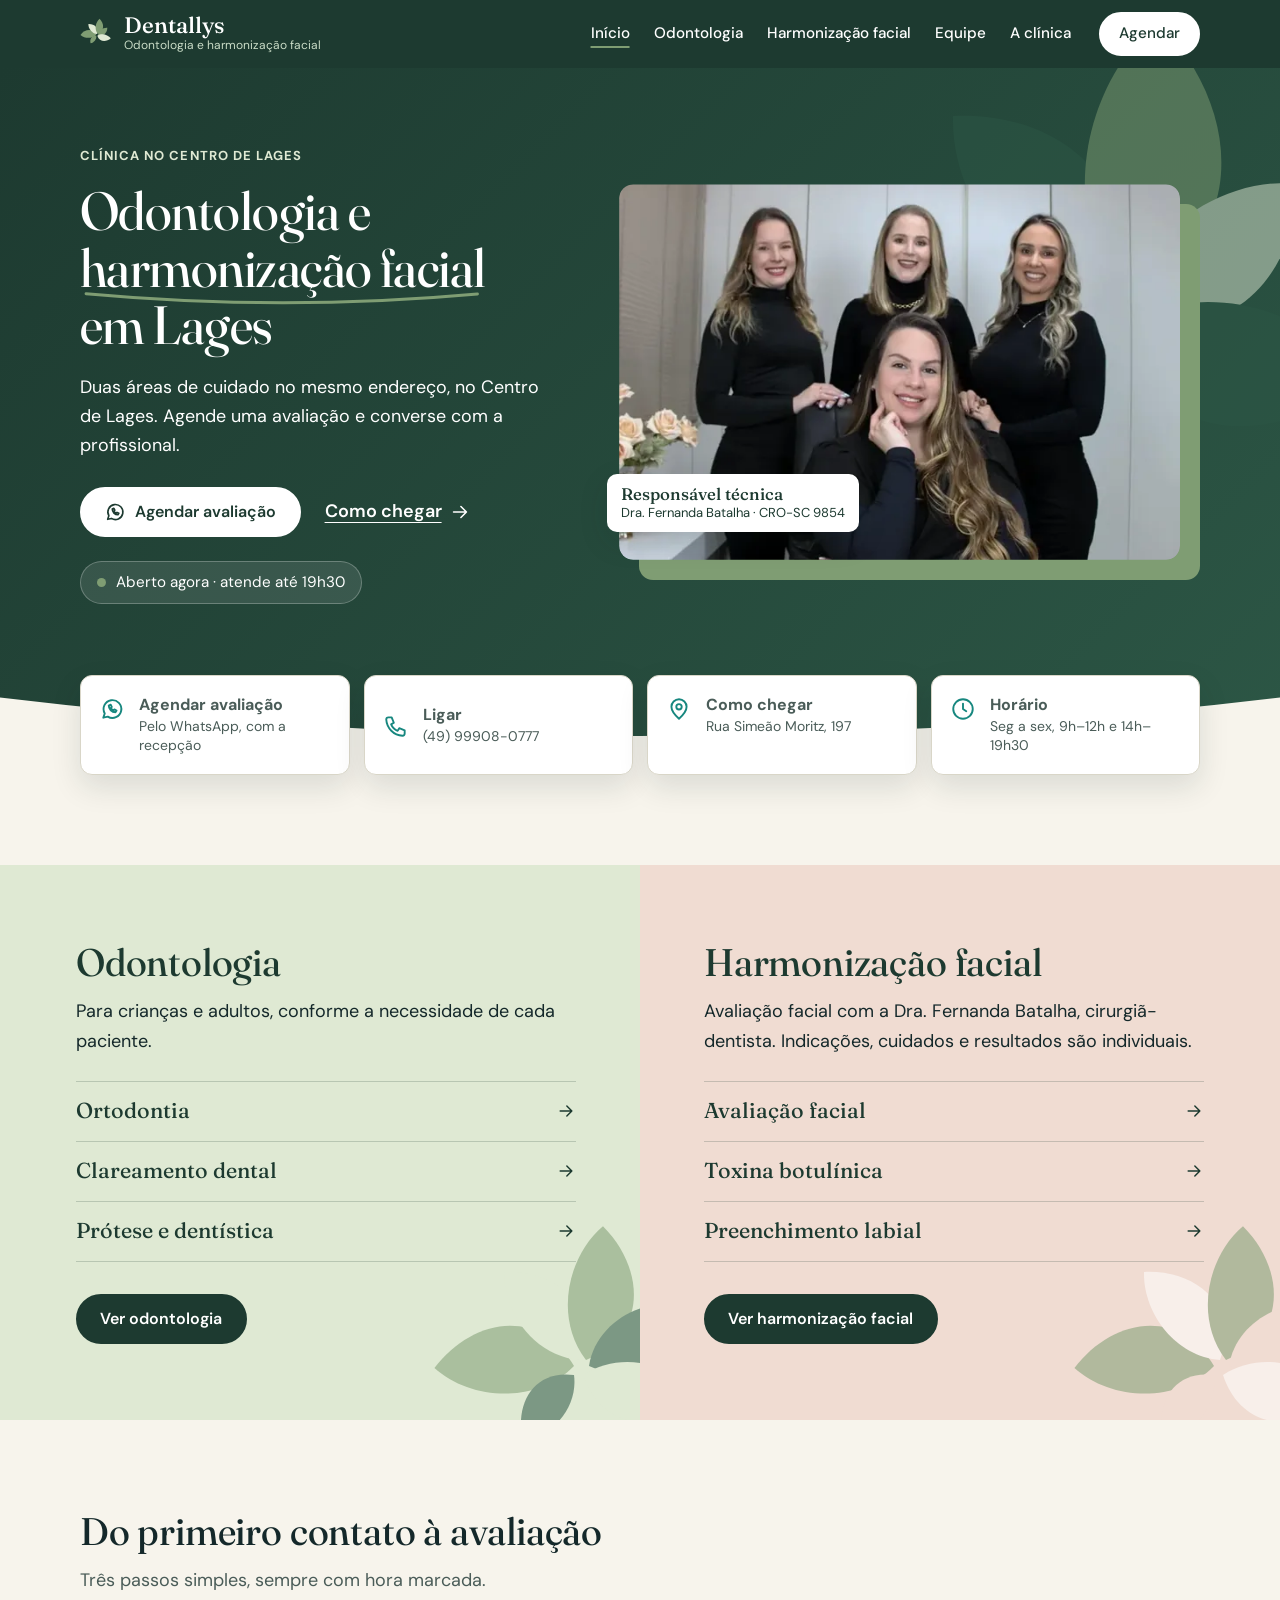
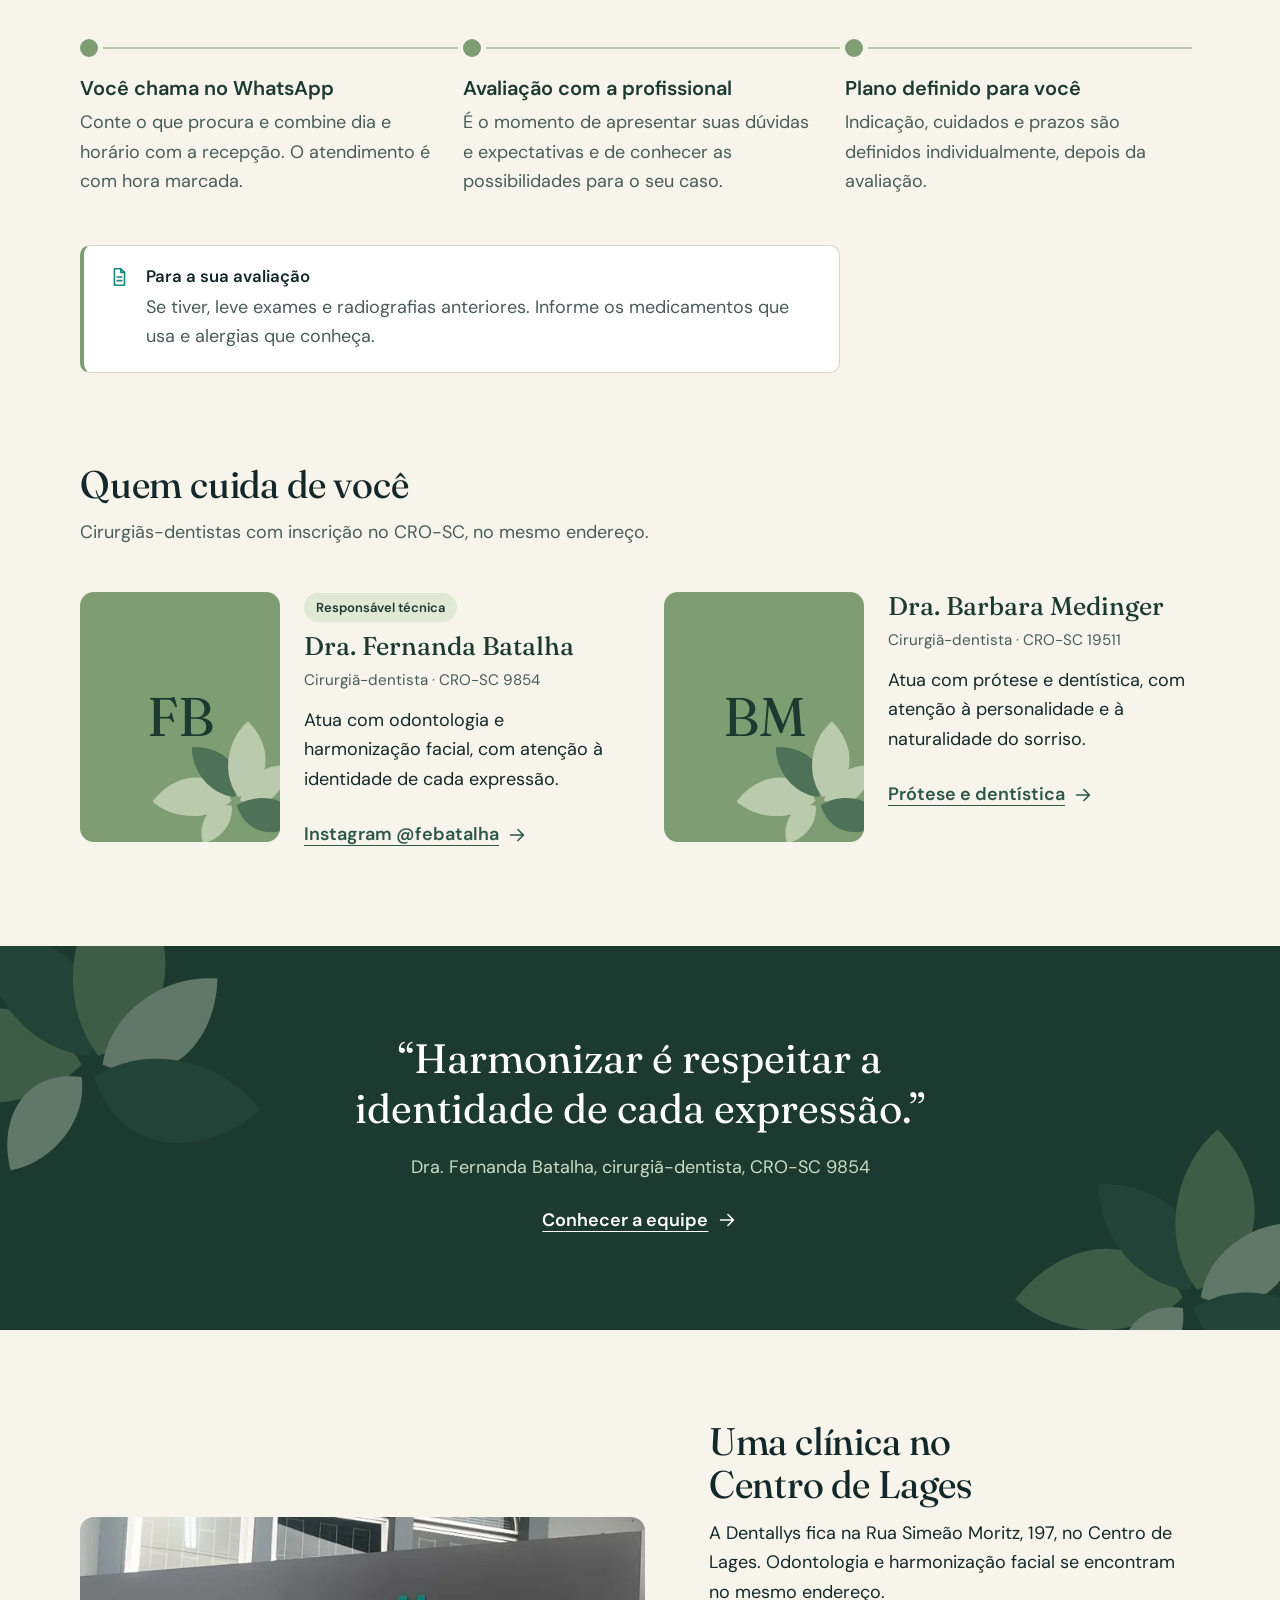
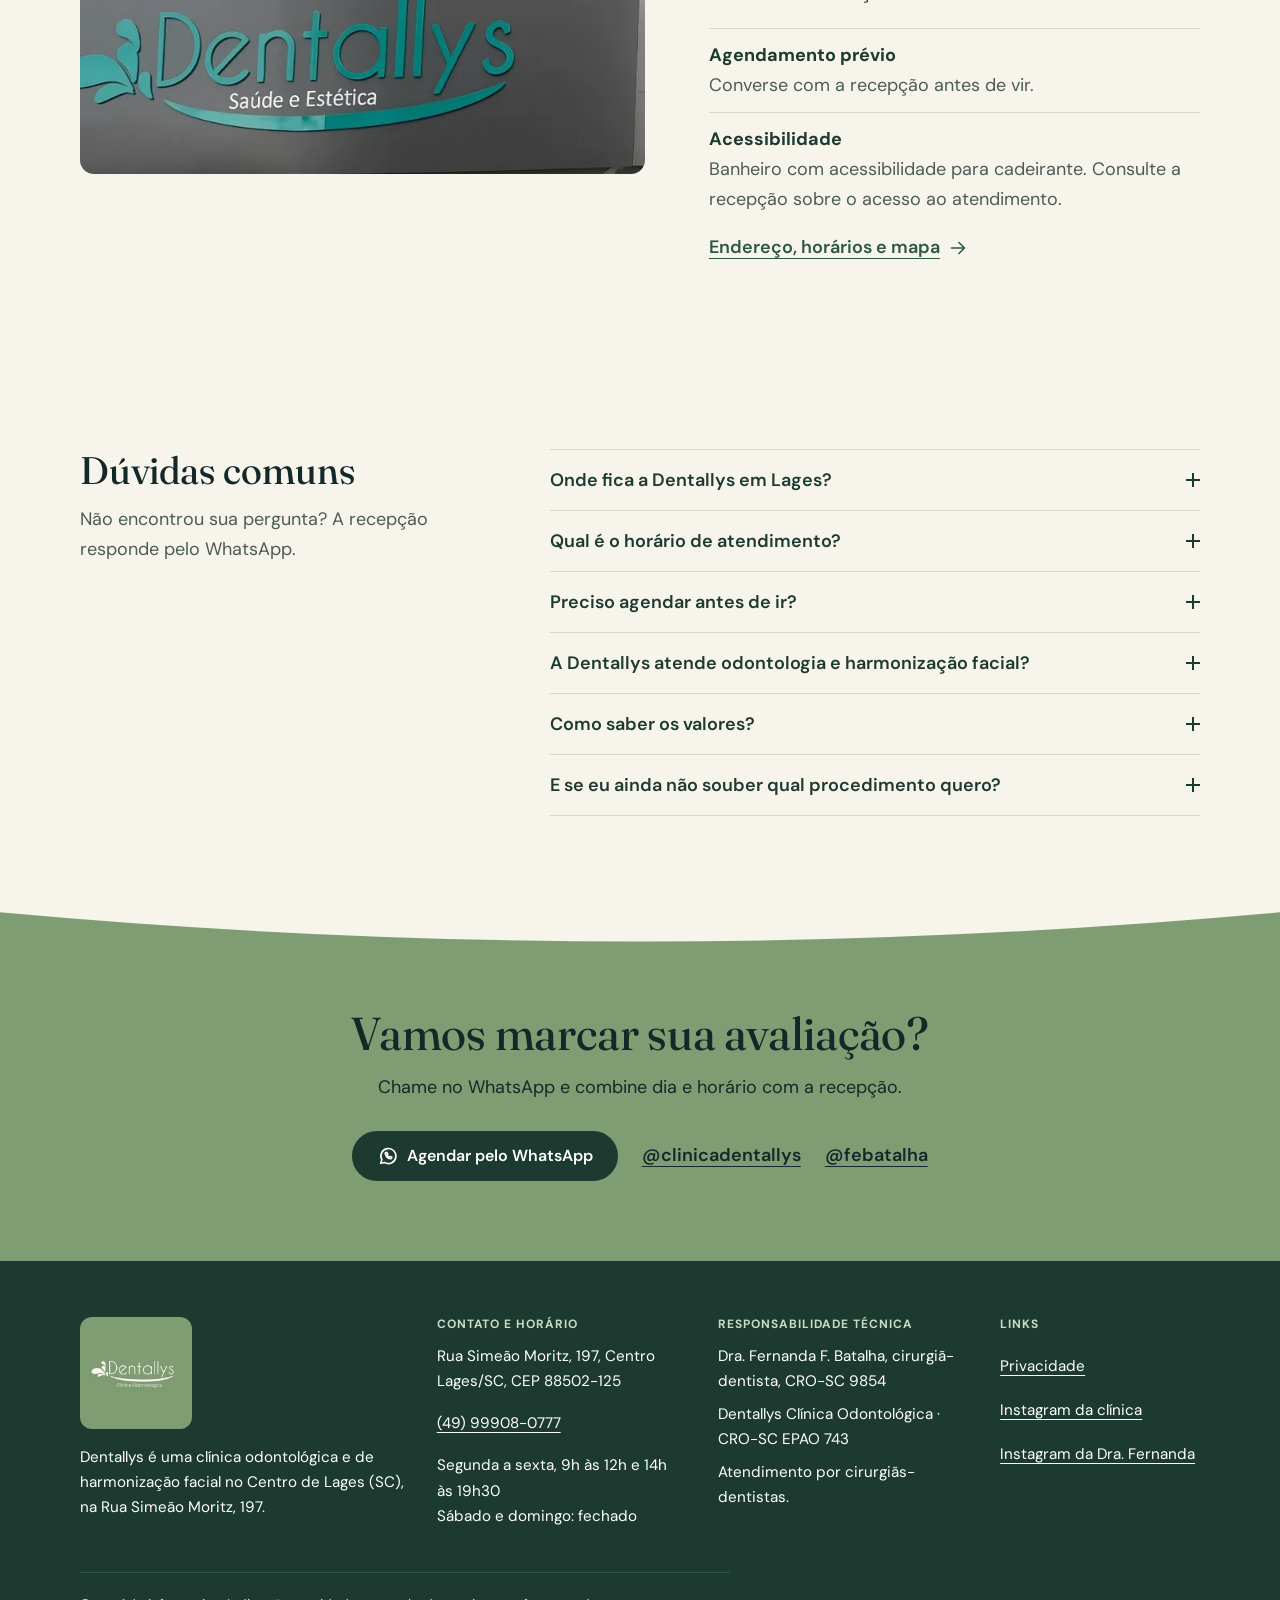
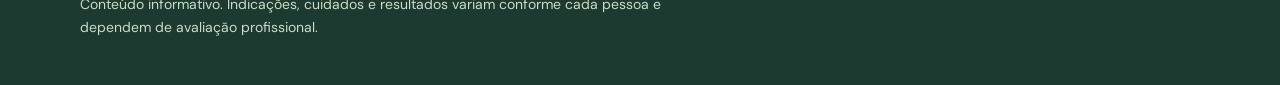
<file: index.html>
<!doctype html>
<html lang="pt-BR" data-intro>
<head>
<meta charset="utf-8">
<meta name="viewport" content="width=device-width, initial-scale=1">
<title>Dentista e harmonização facial em Lages | Dentallys</title>
<meta name="description" content="Dentista no Centro de Lages: odontologia e harmonização facial na Dentallys. Rua Simeão Moritz, 197. Agende sua avaliação pelo WhatsApp.">
<meta name="robots" content="index,follow,max-image-preview:large">
<link rel="canonical" href="https://dentallys.vercel.app/">
<meta name="theme-color" content="#1d3a30">
<meta property="og:type" content="website">
<meta property="og:locale" content="pt_BR">
<meta property="og:site_name" content="Dentallys">
<meta property="og:title" content="Dentista e harmonização facial em Lages | Dentallys">
<meta property="og:description" content="Dentista no Centro de Lages: odontologia e harmonização facial na Dentallys. Rua Simeão Moritz, 197. Agende sua avaliação pelo WhatsApp.">
<meta property="og:url" content="https://dentallys.vercel.app/">
<meta property="og:image" content="https://dentallys.vercel.app/assets/og-dentallys.jpg">
<meta property="og:image:width" content="1200">
<meta property="og:image:height" content="630">
<meta property="og:image:alt" content="Equipe da Dentallys no consultório, com o nome da clínica e a cidade de Lages, SC">
<meta name="twitter:card" content="summary_large_image">
<meta name="twitter:title" content="Dentista e harmonização facial em Lages | Dentallys">
<meta name="twitter:description" content="Dentista no Centro de Lages: odontologia e harmonização facial na Dentallys. Rua Simeão Moritz, 197. Agende sua avaliação pelo WhatsApp.">
<meta name="twitter:image" content="https://dentallys.vercel.app/assets/og-dentallys.jpg">
<link rel="icon" href="/assets/favicon-32.png" type="image/png" sizes="32x32">
<link rel="apple-touch-icon" href="/assets/apple-touch-icon.png">
<link rel="preload" href="/assets/fonts/fraunces-latin-standard-normal.woff2" as="font" type="font/woff2" crossorigin>
<link rel="preload" href="/assets/fonts/dm-sans-latin-wght-normal.woff2" as="font" type="font/woff2" crossorigin>
<style>#intro{display:none}html.intro-on #intro{position:fixed;inset:0;z-index:300;display:grid;place-items:center;background:#1d3a30;color:#fff;font-family:Georgia,serif;animation:introfail 0s linear 5s forwards}@keyframes introfail{to{visibility:hidden;opacity:0}}.intro-mark{display:grid;justify-items:center;gap:6px;text-align:center}.intro-skip{position:absolute;right:20px;top:16px;min-height:44px;padding:0 18px;border-radius:999px;border:1px solid #c9dbc6;background:none;color:#fff;font:600 15px Arial,sans-serif;cursor:pointer}</style><noscript><style>#intro{display:none!important}</style></noscript>
<link rel="stylesheet" href="/css/site.css?v=455b83a1">
<script>(function(h){h.classList.add('js');try{if(h.hasAttribute('data-intro')&&!/[?&]sem-intro/.test(location.search)&&!matchMedia('(prefers-reduced-motion: reduce)').matches){var r=document.referrer;var ss;try{ss=sessionStorage}catch(e){}if((!r||new URL(r).host!==location.host)&&!(ss&&ss.getItem('dt-intro'))){h.classList.add('intro-on');try{ss&&ss.setItem('dt-intro','1')}catch(e){}}}}catch(e){}})(document.documentElement)</script>
<script src="/js/site.js?v=bfd9da79" defer></script>
<script type="application/ld+json">
{
 "@context": "https://schema.org",
 "@graph": [
  {
   "@type": "Dentist",
   "@id": "https://dentallys.vercel.app/#clinica",
   "name": "Dentallys Clínica Odontológica",
   "alternateName": "Dentallys",
   "description": "Dentallys é uma clínica odontológica e de harmonização facial no Centro de Lages (SC), na Rua Simeão Moritz, 197.",
   "url": "https://dentallys.vercel.app/",
   "logo": {
    "@type": "ImageObject",
    "url": "https://dentallys.vercel.app/assets/img/logo-150.webp",
    "width": 150,
    "height": 150
   },
   "image": "https://dentallys.vercel.app/assets/og-dentallys.jpg",
   "telephone": "+55-49-99908-0777",
   "address": {
    "@type": "PostalAddress",
    "streetAddress": "Rua Simeão Moritz, 197",
    "addressLocality": "Lages",
    "addressRegion": "SC",
    "postalCode": "88502-125",
    "addressCountry": "BR"
   },
   "hasMap": "https://www.google.com/maps/search/?api=1&query=Dentallys+Rua+Simeao+Moritz+197+Lages+SC",
   "areaServed": {
    "@type": "City",
    "name": "Lages"
   },
   "openingHoursSpecification": [
    {
     "@type": "OpeningHoursSpecification",
     "dayOfWeek": [
      "Monday",
      "Tuesday",
      "Wednesday",
      "Thursday",
      "Friday"
     ],
     "opens": "09:00",
     "closes": "12:00"
    },
    {
     "@type": "OpeningHoursSpecification",
     "dayOfWeek": [
      "Monday",
      "Tuesday",
      "Wednesday",
      "Thursday",
      "Friday"
     ],
     "opens": "14:00",
     "closes": "19:30"
    }
   ],
   "sameAs": [
    "https://www.instagram.com/clinicadentallys/"
   ],
   "identifier": {
    "@type": "PropertyValue",
    "propertyID": "CRO-SC EPAO",
    "value": "743"
   },
   "employee": [
    {
     "@id": "https://dentallys.vercel.app/#fernanda"
    },
    {
     "@id": "https://dentallys.vercel.app/#barbara"
    }
   ]
  },
  {
   "@type": "Person",
   "@id": "https://dentallys.vercel.app/#fernanda",
   "name": "Fernanda F. Batalha",
   "honorificPrefix": "Dra.",
   "jobTitle": "Cirurgiã-dentista",
   "identifier": {
    "@type": "PropertyValue",
    "propertyID": "CRO-SC",
    "value": "9854"
   },
   "worksFor": {
    "@id": "https://dentallys.vercel.app/#clinica"
   },
   "sameAs": [
    "https://www.instagram.com/febatalha/"
   ]
  },
  {
   "@type": "Person",
   "@id": "https://dentallys.vercel.app/#barbara",
   "name": "Barbara Medinger",
   "honorificPrefix": "Dra.",
   "jobTitle": "Cirurgiã-dentista",
   "identifier": {
    "@type": "PropertyValue",
    "propertyID": "CRO-SC",
    "value": "19511"
   },
   "worksFor": {
    "@id": "https://dentallys.vercel.app/#clinica"
   }
  },
  {
   "@type": "WebSite",
   "@id": "https://dentallys.vercel.app/#website",
   "url": "https://dentallys.vercel.app/",
   "name": "Dentallys",
   "inLanguage": "pt-BR",
   "publisher": {
    "@id": "https://dentallys.vercel.app/#clinica"
   }
  },
  {
   "@type": "WebPage",
   "@id": "https://dentallys.vercel.app/#pagina",
   "url": "https://dentallys.vercel.app/",
   "name": "Dentista e harmonização facial em Lages | Dentallys",
   "inLanguage": "pt-BR",
   "isPartOf": {
    "@id": "https://dentallys.vercel.app/#website"
   },
   "about": {
    "@id": "https://dentallys.vercel.app/#clinica"
   }
  },
  {
   "@type": "FAQPage",
   "@id": "https://dentallys.vercel.app/#faq",
   "mainEntity": [
    {
     "@type": "Question",
     "name": "Onde fica a Dentallys em Lages?",
     "acceptedAnswer": {
      "@type": "Answer",
      "text": "Na Rua Simeão Moritz, 197, Centro, Lages (SC), CEP 88502-125."
     }
    },
    {
     "@type": "Question",
     "name": "Qual é o horário de atendimento?",
     "acceptedAnswer": {
      "@type": "Answer",
      "text": "De segunda a sexta, das 9h às 12h e das 14h às 19h30. Aos sábados e domingos a clínica fica fechada."
     }
    },
    {
     "@type": "Question",
     "name": "Preciso agendar antes de ir?",
     "acceptedAnswer": {
      "@type": "Answer",
      "text": "Sim. O atendimento é com hora marcada. Envie uma mensagem pelo WhatsApp, (49) 99908-0777, e confirme com a recepção o dia, o horário e a profissional."
     }
    },
    {
     "@type": "Question",
     "name": "A Dentallys atende odontologia e harmonização facial?",
     "acceptedAnswer": {
      "@type": "Answer",
      "text": "Sim. Na odontologia, a clínica informa ortodontia, clareamento dental, prótese e dentística. Na harmonização facial, o atendimento é com a Dra. Fernanda Batalha, cirurgiã-dentista. A indicação de cada procedimento depende de avaliação."
     }
    },
    {
     "@type": "Question",
     "name": "Como saber os valores?",
     "acceptedAnswer": {
      "@type": "Answer",
      "text": "Os valores dependem do plano de cuidado definido na avaliação e são informados pela recepção."
     }
    },
    {
     "@type": "Question",
     "name": "E se eu ainda não souber qual procedimento quero?",
     "acceptedAnswer": {
      "@type": "Answer",
      "text": "Você pode começar por uma avaliação. Nela, você apresenta suas dúvidas e expectativas e conversa com a profissional sobre as possibilidades."
     }
    }
   ]
  }
 ]
}
</script>
</head>
<body>
<a class="skip" href="#conteudo">Ir para o conteúdo</a>
<svg class="sprite" aria-hidden="true" focusable="false"><defs>
<symbol id="folha" viewBox="-4 -34 66 58"><path d="M0,0 C10,-22 38,-30 58,-22 C50,4 24,20 0,0 Z"/></symbol>
<symbol id="folhas" viewBox="0 0 200 200"><use href="#folha" x="-4" y="-34" width="66" height="58" transform="translate(96 104) rotate(-160) scale(1.5)" style="fill:var(--l1,#7f9d73)"/><use href="#folha" x="-4" y="-34" width="66" height="58" transform="translate(100 100) rotate(-110) scale(1.25)" style="fill:var(--l2,#dfe9d3)"/><use href="#folha" x="-4" y="-34" width="66" height="58" transform="translate(104 100) rotate(-62) scale(1.45)" style="fill:var(--l1,#7f9d73)"/><use href="#folha" x="-4" y="-34" width="66" height="58" transform="translate(106 104) rotate(-16) scale(1.1)" style="fill:var(--l3,#7f9d73)"/><use href="#folha" x="-4" y="-34" width="66" height="58" transform="translate(102 110) rotate(32) scale(1.3)" style="fill:var(--l2,#dfe9d3)"/><use href="#folha" x="-4" y="-34" width="66" height="58" transform="translate(96 110) rotate(148) scale(.9)" style="fill:var(--l3,#7f9d73)"/></symbol>
<symbol id="arco" viewBox="0 0 400 40"><path pathLength="100" d="M6 10 Q200 58 394 10" fill="none" stroke="currentColor" stroke-width="3" stroke-linecap="round" vector-effect="non-scaling-stroke"/></symbol>
<symbol id="i-wa" viewBox="0 0 24 24"><path d="M4 20l1.3-3.9A8.2 8.2 0 1 1 8.1 19z"/><path d="M9 8.8c0 3.4 2.8 6.2 6.2 6.2l1-1.6-2-1-1 .8a4 4 0 0 1-2.2-2.2l.8-1-1-2z"/></symbol>
<symbol id="i-tel" viewBox="0 0 24 24"><path d="M5 4h3l2 5-2.5 1.5a11 11 0 0 0 6 6L15 14l5 2v3a2 2 0 0 1-2 2A16 16 0 0 1 3 6a2 2 0 0 1 2-2z"/></symbol>
<symbol id="i-pin" viewBox="0 0 24 24"><path d="M12 21s-7-6.2-7-11a7 7 0 0 1 14 0c0 4.8-7 11-7 11z"/><circle cx="12" cy="10" r="2.5"/></symbol>
<symbol id="i-clock" viewBox="0 0 24 24"><circle cx="12" cy="12" r="9"/><path d="M12 7v5l3 2"/></symbol>
<symbol id="i-arrow" viewBox="0 0 24 24"><path d="M5 12h14M13 6l6 6-6 6"/></symbol>
<symbol id="i-user" viewBox="0 0 24 24"><circle cx="12" cy="8" r="4"/><path d="M4 21a8 8 0 0 1 16 0"/></symbol>
<symbol id="i-doc" viewBox="0 0 24 24"><path d="M7 3h7l4 4v14H7z"/><path d="M14 3v4h4M10 12h5M10 16h5"/></symbol>
</defs></svg>
<div id="intro" role="dialog" aria-label="Abertura Dentallys">
<button class="intro-skip" type="button">Pular abertura</button>
<div class="intro-mark">
<svg class="intro-leaves" viewBox="0 0 200 200" width="120" height="120" aria-hidden="true"><g transform="translate(96 104) rotate(-160) scale(1.5)"><use href="#folha" x="-4" y="-34" width="66" height="58" style="fill:var(--l1,#7f9d73)"/></g><g transform="translate(100 100) rotate(-110) scale(1.25)"><use href="#folha" x="-4" y="-34" width="66" height="58" style="fill:var(--l2,#dfe9d3)"/></g><g transform="translate(104 100) rotate(-62) scale(1.45)"><use href="#folha" x="-4" y="-34" width="66" height="58" style="fill:var(--l1,#7f9d73)"/></g><g transform="translate(106 104) rotate(-16) scale(1.1)"><use href="#folha" x="-4" y="-34" width="66" height="58" style="fill:var(--l3,#7f9d73)"/></g><g transform="translate(102 110) rotate(32) scale(1.3)"><use href="#folha" x="-4" y="-34" width="66" height="58" style="fill:var(--l2,#dfe9d3)"/></g></svg>
<span class="intro-name">Dentallys</span>
<svg class="intro-arc" viewBox="0 0 400 40" width="220" height="28" aria-hidden="true"><path pathLength="100" d="M6 10 Q200 58 394 10" fill="none" stroke="currentColor" stroke-width="3" stroke-linecap="round"/></svg>
<span class="intro-sub">Odontologia e harmonização facial</span>
</div>
</div>
<header class="site-header">
<div class="header-in">
<a class="brand" href="/" aria-label="Dentallys, página inicial"><svg class="brand-mark" viewBox="0 0 200 200" width="34" height="34" aria-hidden="true"><use href="#folhas"/></svg><span><span class="brand-name">Dentallys</span><span class="brand-sub">Odontologia e harmonização facial</span></span></a>
<button class="menu-btn" type="button" aria-expanded="false" aria-controls="menu">Menu</button>
<nav class="site-nav" id="menu" aria-label="Principal">
<ul><li><a href="/" aria-current="page">Início</a></li><li><a href="/odontologia">Odontologia</a></li><li data-area="harmonizacao"><a href="/harmonizacao-facial">Harmonização facial</a></li><li><a href="/equipe">Equipe</a></li><li><a href="/a-clinica">A clínica</a></li><li class="nav-extra"><a href="tel:+5549999080777">Ligar: (49) 99908-0777</a></li><li class="nav-extra"><a href="https://www.google.com/maps/search/?api=1&query=Dentallys+Rua+Simeao+Moritz+197+Lages+SC" target="_blank" rel="noopener noreferrer">Como chegar</a></li><li><a class="btn btn-white" href="https://wa.me/5549999080777?text=Ol%C3%A1%21%20Gostaria%20de%20agendar%20uma%20avalia%C3%A7%C3%A3o%20na%20Dentallys." target="_blank" rel="noopener noreferrer">Agendar</a></li></ul>
</nav>
</div>
</header>
<main id="conteudo">
<section class="hero" aria-labelledby="h1">
<div class="leaves on-dark" aria-hidden="true"><svg viewBox="0 0 200 200" width="200" height="200"><use href="#folhas"/></svg></div>
<div class="wrap hero-grid">
<div class="hero-text">
<p class="eyebrow">Clínica no Centro de Lages</p>
<h1 id="h1">Odontologia e <span class="kw">harmonização facial<svg viewBox="0 0 400 40" width="100%" height="10" preserveAspectRatio="none" aria-hidden="true"><path pathLength="100" d="M6 10 Q200 58 394 10" fill="none" stroke="currentColor" stroke-width="3" stroke-linecap="round" vector-effect="non-scaling-stroke"/></svg></span> em Lages</h1>
<p class="lead">Duas áreas de cuidado no mesmo endereço, no Centro de Lages. Agende uma avaliação e converse com a profissional.</p>
<div class="actions"><a class="btn btn-white" href="https://wa.me/5549999080777?text=Ol%C3%A1%21%20Gostaria%20de%20agendar%20uma%20avalia%C3%A7%C3%A3o%20na%20Dentallys." target="_blank" rel="noopener noreferrer"><svg class="ico" width="22" height="22" aria-hidden="true" focusable="false"><use href="#i-wa"/></svg>Agendar avaliação</a><a class="tlink" href="https://www.google.com/maps/search/?api=1&query=Dentallys+Rua+Simeao+Moritz+197+Lages+SC" target="_blank" rel="noopener noreferrer">Como chegar <svg class="ico" width="22" height="22" aria-hidden="true" focusable="false"><use href="#i-arrow"/></svg></a></div>
<p class="chip" data-status><span class="dot" aria-hidden="true"></span><span class="st">Segunda a sexta, 9h às 12h e 14h às 19h30</span></p>
</div>
<figure class="hero-photo"><img src="/assets/img/equipe-904.webp" srcset="/assets/img/equipe-640.webp 640w, /assets/img/equipe-904.webp 904w" sizes="(max-width: 900px) calc(100vw - 52px), 600px" width="904" height="605" fetchpriority="high" alt="Equipe da Dentallys reunida no consultório, em Lages"><div class="seal"><strong>Responsável técnica</strong>Dra. Fernanda Batalha · CRO-SC 9854</div></figure>
</div>
<svg class="hero-curve" viewBox="0 0 1440 90" width="100%" height="60" preserveAspectRatio="none" aria-hidden="true"><path d="M0 90 V30 Q720 120 1440 30 V90 Z"/></svg>
</section>
<div class="wrap shortcuts">
<a class="shortcut" href="https://wa.me/5549999080777?text=Ol%C3%A1%21%20Gostaria%20de%20agendar%20uma%20avalia%C3%A7%C3%A3o%20na%20Dentallys." target="_blank" rel="noopener noreferrer"><svg class="ico" width="22" height="22" aria-hidden="true" focusable="false"><use href="#i-wa"/></svg><span><strong>Agendar avaliação</strong><span>Pelo WhatsApp, com a recepção</span></span></a>
<a class="shortcut" href="tel:+5549999080777"><svg class="ico" width="22" height="22" aria-hidden="true" focusable="false"><use href="#i-tel"/></svg><span><strong>Ligar</strong><span>(49) 99908-0777</span></span></a>
<a class="shortcut" href="https://www.google.com/maps/search/?api=1&query=Dentallys+Rua+Simeao+Moritz+197+Lages+SC" target="_blank" rel="noopener noreferrer"><svg class="ico" width="22" height="22" aria-hidden="true" focusable="false"><use href="#i-pin"/></svg><span><strong>Como chegar</strong><span>Rua Simeão Moritz, 197</span></span></a>
<a class="shortcut" href="/a-clinica"><svg class="ico" width="22" height="22" aria-hidden="true" focusable="false"><use href="#i-clock"/></svg><span><strong>Horário</strong><span>Seg a sex, 9h–12h e 14h–19h30</span></span></a>
</div>
<div class="areas">
<section class="area area-odonto" aria-labelledby="odonto-t"><div class="leaves " aria-hidden="true"><svg viewBox="0 0 200 200" width="200" height="200"><use href="#folhas"/></svg></div>
<div class="area-in reveal"><h2 id="odonto-t">Odontologia</h2><p>Para crianças e adultos, conforme a necessidade de cada paciente.</p>
<ul class="proc"><li><a href="/odontologia#ortodontia">Ortodontia <svg class="ico" width="22" height="22" aria-hidden="true" focusable="false"><use href="#i-arrow"/></svg></a></li><li><a href="/odontologia#clareamento">Clareamento dental <svg class="ico" width="22" height="22" aria-hidden="true" focusable="false"><use href="#i-arrow"/></svg></a></li><li><a href="/odontologia#protese-dentistica">Prótese e dentística <svg class="ico" width="22" height="22" aria-hidden="true" focusable="false"><use href="#i-arrow"/></svg></a></li></ul>
<a class="btn" href="/odontologia">Ver odontologia</a></div>
</section>
<section class="area area-face" data-area="harmonizacao" aria-labelledby="face-t"><div class="leaves " aria-hidden="true"><svg viewBox="0 0 200 200" width="200" height="200"><use href="#folhas"/></svg></div>
<div class="area-in reveal"><h2 id="face-t">Harmonização facial</h2><p>Avaliação facial com a Dra. Fernanda Batalha, cirurgiã-dentista. Indicações, cuidados e resultados são individuais.</p>
<ul class="proc"><li><a href="/harmonizacao-facial#avaliacao">Avaliação facial <svg class="ico" width="22" height="22" aria-hidden="true" focusable="false"><use href="#i-arrow"/></svg></a></li><li><a href="/harmonizacao-facial#procedimentos">Toxina botulínica <svg class="ico" width="22" height="22" aria-hidden="true" focusable="false"><use href="#i-arrow"/></svg></a></li><li><a href="/harmonizacao-facial#procedimentos">Preenchimento labial <svg class="ico" width="22" height="22" aria-hidden="true" focusable="false"><use href="#i-arrow"/></svg></a></li></ul>
<a class="btn" href="/harmonizacao-facial">Ver harmonização facial</a></div>
</section>
</div>
<section class="sec" aria-labelledby="passos-t">
<div class="wrap">
<div class="sec-head reveal"><h2 id="passos-t">Do primeiro contato à avaliação</h2><p>Três passos simples, sempre com hora marcada.</p></div>
<ol class="steps reveal">
<li><h3>Você chama no WhatsApp</h3><p>Conte o que procura e combine dia e horário com a recepção. O atendimento é com hora marcada.</p></li>
<li><h3>Avaliação com a profissional</h3><p>É o momento de apresentar suas dúvidas e expectativas e de conhecer as possibilidades para o seu caso.</p></li>
<li><h3>Plano definido para você</h3><p>Indicação, cuidados e prazos são definidos individualmente, depois da avaliação.</p></li>
</ol>
<div class="tip reveal home-tip"><svg class="ico" width="22" height="22" aria-hidden="true" focusable="false"><use href="#i-doc"/></svg><div><h3>Para a sua avaliação</h3><p>Se tiver, leve exames e radiografias anteriores. Informe os medicamentos que usa e alergias que conheça.</p></div></div>
</div>
</section>
<section class="sec" style="padding-top:0" aria-labelledby="equipe-t">
<div class="wrap">
<div class="sec-head reveal"><h2 id="equipe-t">Quem cuida de você</h2><p>Cirurgiãs-dentistas com inscrição no CRO-SC, no mesmo endereço.</p></div>
<div class="people reveal"><article class="profile" id="fernanda"><div class="portrait" aria-hidden="true"><div class="leaves " aria-hidden="true"><svg viewBox="0 0 200 200" width="200" height="200"><use href="#folhas"/></svg></div><span class="initials">FB</span></div><div><span class="badge">Responsável técnica</span><h3>Dra. Fernanda Batalha</h3><p class="role">Cirurgiã-dentista · CRO-SC 9854</p><p>Atua com odontologia e <span data-area="harmonizacao">harmonização facial, </span>com atenção à identidade de cada expressão.</p><a class="tlink" href="https://www.instagram.com/febatalha/" target="_blank" rel="noopener noreferrer">Instagram @febatalha <svg class="ico" width="22" height="22" aria-hidden="true" focusable="false"><use href="#i-arrow"/></svg></a></div></article><article class="profile" id="barbara"><div class="portrait" aria-hidden="true"><div class="leaves " aria-hidden="true"><svg viewBox="0 0 200 200" width="200" height="200"><use href="#folhas"/></svg></div><span class="initials">BM</span></div><div><h3>Dra. Barbara Medinger</h3><p class="role">Cirurgiã-dentista · CRO-SC 19511</p><p>Atua com prótese e dentística, com atenção à personalidade e à naturalidade do sorriso.</p><a class="tlink" href="/odontologia#protese-dentistica">Prótese e dentística <svg class="ico" width="22" height="22" aria-hidden="true" focusable="false"><use href="#i-arrow"/></svg></a></div></article></div>
</div>
</section>
<section class="quote-panel dark" data-area="harmonizacao" aria-label="Frase da Dra. Fernanda Batalha">
<div class="leaves on-dark" aria-hidden="true"><svg viewBox="0 0 200 200" width="200" height="200"><use href="#folhas"/></svg></div><div class="leaves on-dark r" aria-hidden="true"><svg viewBox="0 0 200 200" width="200" height="200"><use href="#folhas"/></svg></div>
<div class="wrap reveal">
<blockquote class="quote">“Harmonizar é respeitar a identidade de cada expressão.”</blockquote>
<p class="quote-by">Dra. Fernanda Batalha, cirurgiã-dentista, CRO-SC 9854</p>
<div class="actions"><a class="tlink" href="/equipe">Conhecer a equipe <svg class="ico" width="22" height="22" aria-hidden="true" focusable="false"><use href="#i-arrow"/></svg></a></div>
</div>
</section>
<section class="sec" aria-labelledby="clinica-t">
<div class="wrap clinic">
<figure class="reveal"><img src="/assets/img/placa-708.webp" width="708" height="322" loading="lazy" decoding="async" alt="Letreiro da Dentallys Saúde e Estética na fachada da clínica"></figure>
<div class="reveal">
<h2 id="clinica-t">Uma clínica no Centro de Lages</h2>
<p style="margin-top:.8rem">A Dentallys fica na Rua Simeão Moritz, 197, no Centro de Lages. Odontologia e harmonização facial se encontram no mesmo endereço.</p>
<dl class="facts-dl">
<div><dt>Agendamento prévio</dt><dd>Converse com a recepção antes de vir.</dd></div>
<div><dt>Acessibilidade</dt><dd>Banheiro com acessibilidade para cadeirante. Consulte a recepção sobre o acesso ao atendimento.</dd></div>
</dl>
<a class="tlink" href="/a-clinica">Endereço, horários e mapa <svg class="ico" width="22" height="22" aria-hidden="true" focusable="false"><use href="#i-arrow"/></svg></a>
</div>
</div>
</section>
<section class="sec" id="duvidas" aria-labelledby="faq-t"><div class="wrap faq-grid"><div class="reveal"><h2 id="faq-t">Dúvidas comuns</h2><p class="muted" style="margin-top:.8rem">Não encontrou sua pergunta? A recepção responde pelo WhatsApp.</p></div><div class="faq reveal">
<details><summary>Onde fica a Dentallys em Lages?</summary><p>Na Rua Simeão Moritz, 197, Centro, Lages (SC), CEP 88502-125.</p></details>
<details><summary>Qual é o horário de atendimento?</summary><p>De segunda a sexta, das 9h às 12h e das 14h às 19h30. Aos sábados e domingos a clínica fica fechada.</p></details>
<details><summary>Preciso agendar antes de ir?</summary><p>Sim. O atendimento é com hora marcada. Envie uma mensagem pelo WhatsApp, (49) 99908-0777, e confirme com a recepção o dia, o horário e a profissional.</p></details>
<details data-area="harmonizacao"><summary>A Dentallys atende odontologia e harmonização facial?</summary><p>Sim. Na odontologia, a clínica informa ortodontia, clareamento dental, prótese e dentística. Na harmonização facial, o atendimento é com a Dra. Fernanda Batalha, cirurgiã-dentista. A indicação de cada procedimento depende de avaliação.</p></details>
<details><summary>Como saber os valores?</summary><p>Os valores dependem do plano de cuidado definido na avaliação e são informados pela recepção.</p></details>
<details><summary>E se eu ainda não souber qual procedimento quero?</summary><p>Você pode começar por uma avaliação. Nela, você apresenta suas dúvidas e expectativas e conversa com a profissional sobre as possibilidades.</p></details>
</div></div></section>
<section class="closing" aria-labelledby="fim-t"><svg class="closing-arc" viewBox="0 0 1440 56" width="100%" height="40" preserveAspectRatio="none" aria-hidden="true"><path d="M0 0 H1440 V8 Q720 72 0 8 Z"/></svg>
<div class="wrap reveal"><h2 id="fim-t">Vamos marcar sua avaliação?</h2><p>Chame no WhatsApp e combine dia e horário com a recepção.</p>
<div class="actions"><a class="btn" href="https://wa.me/5549999080777?text=Ol%C3%A1%21%20Gostaria%20de%20agendar%20uma%20avalia%C3%A7%C3%A3o%20na%20Dentallys." target="_blank" rel="noopener noreferrer"><svg class="ico" width="22" height="22" aria-hidden="true" focusable="false"><use href="#i-wa"/></svg>Agendar pelo WhatsApp</a><a class="tlink" href="https://www.instagram.com/clinicadentallys/" target="_blank" rel="noopener noreferrer">@clinicadentallys</a><a class="tlink" href="https://www.instagram.com/febatalha/" target="_blank" rel="noopener noreferrer">@febatalha</a></div></div>
</section>
</main>
<footer class="site-footer">
<div class="wrap">
<div class="foot-grid">
<div>
<div class="seal-logo"><img src="/assets/img/logo-150.webp" width="96" height="96" alt="Logotipo da Dentallys" loading="lazy" decoding="async"></div>
<p>Dentallys é uma clínica odontológica e de harmonização facial no Centro de Lages (SC), na Rua Simeão Moritz, 197.</p>
</div>
<div>
<h2>Contato e horário</h2>
<address><p>Rua Simeão Moritz, 197, Centro<br>Lages/SC, CEP 88502-125</p>
<p><a href="tel:+5549999080777">(49) 99908-0777</a></p></address>
<p>Segunda a sexta, 9h às 12h e 14h às 19h30<br>Sábado e domingo: fechado</p>
</div>
<div>
<h2>Responsabilidade técnica</h2>
<p>Dra. Fernanda F. Batalha, cirurgiã-dentista, CRO-SC 9854</p>
<p>Dentallys Clínica Odontológica · CRO-SC EPAO 743</p>
<p>Atendimento por cirurgiãs-dentistas.</p>
</div>
<div>
<h2>Links</h2>
<ul>
<li><a href="/privacidade">Privacidade</a></li>
<li><a href="https://www.instagram.com/clinicadentallys/" target="_blank" rel="noopener noreferrer">Instagram da clínica</a></li>
<li><a href="https://www.instagram.com/febatalha/" target="_blank" rel="noopener noreferrer">Instagram da Dra. Fernanda</a></li>
</ul>
</div>
</div>
<p class="foot-note">Conteúdo informativo. Indicações, cuidados e resultados variam conforme cada pessoa e dependem de avaliação profissional.</p>
</div>
</footer>
<div class="dock" aria-label="Contato rápido"><a class="btn btn-white" href="https://wa.me/5549999080777?text=Ol%C3%A1%21%20Gostaria%20de%20agendar%20uma%20avalia%C3%A7%C3%A3o%20na%20Dentallys." target="_blank" rel="noopener noreferrer">Agendar avaliação</a><a class="btn btn-line" href="https://www.google.com/maps/search/?api=1&query=Dentallys+Rua+Simeao+Moritz+197+Lages+SC" target="_blank" rel="noopener noreferrer">Como chegar</a></div>
</body>
</html>
</file>
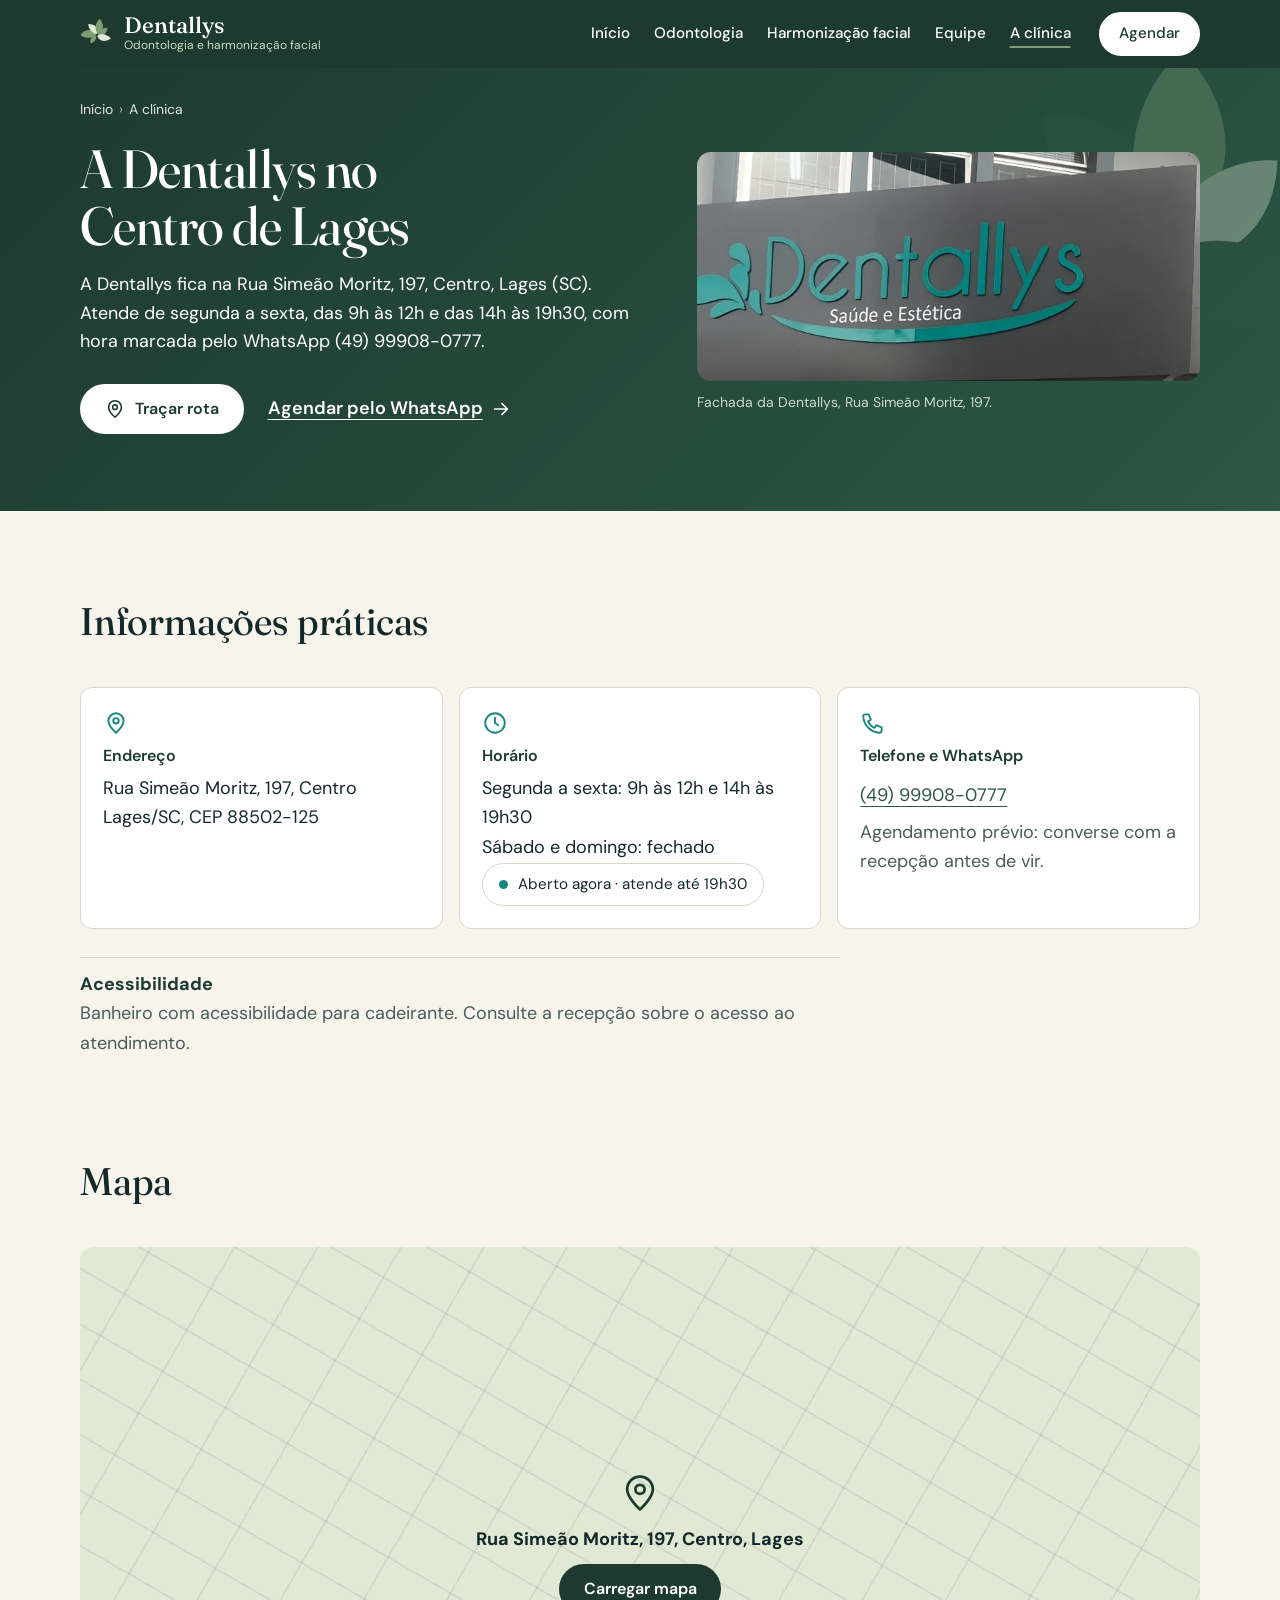
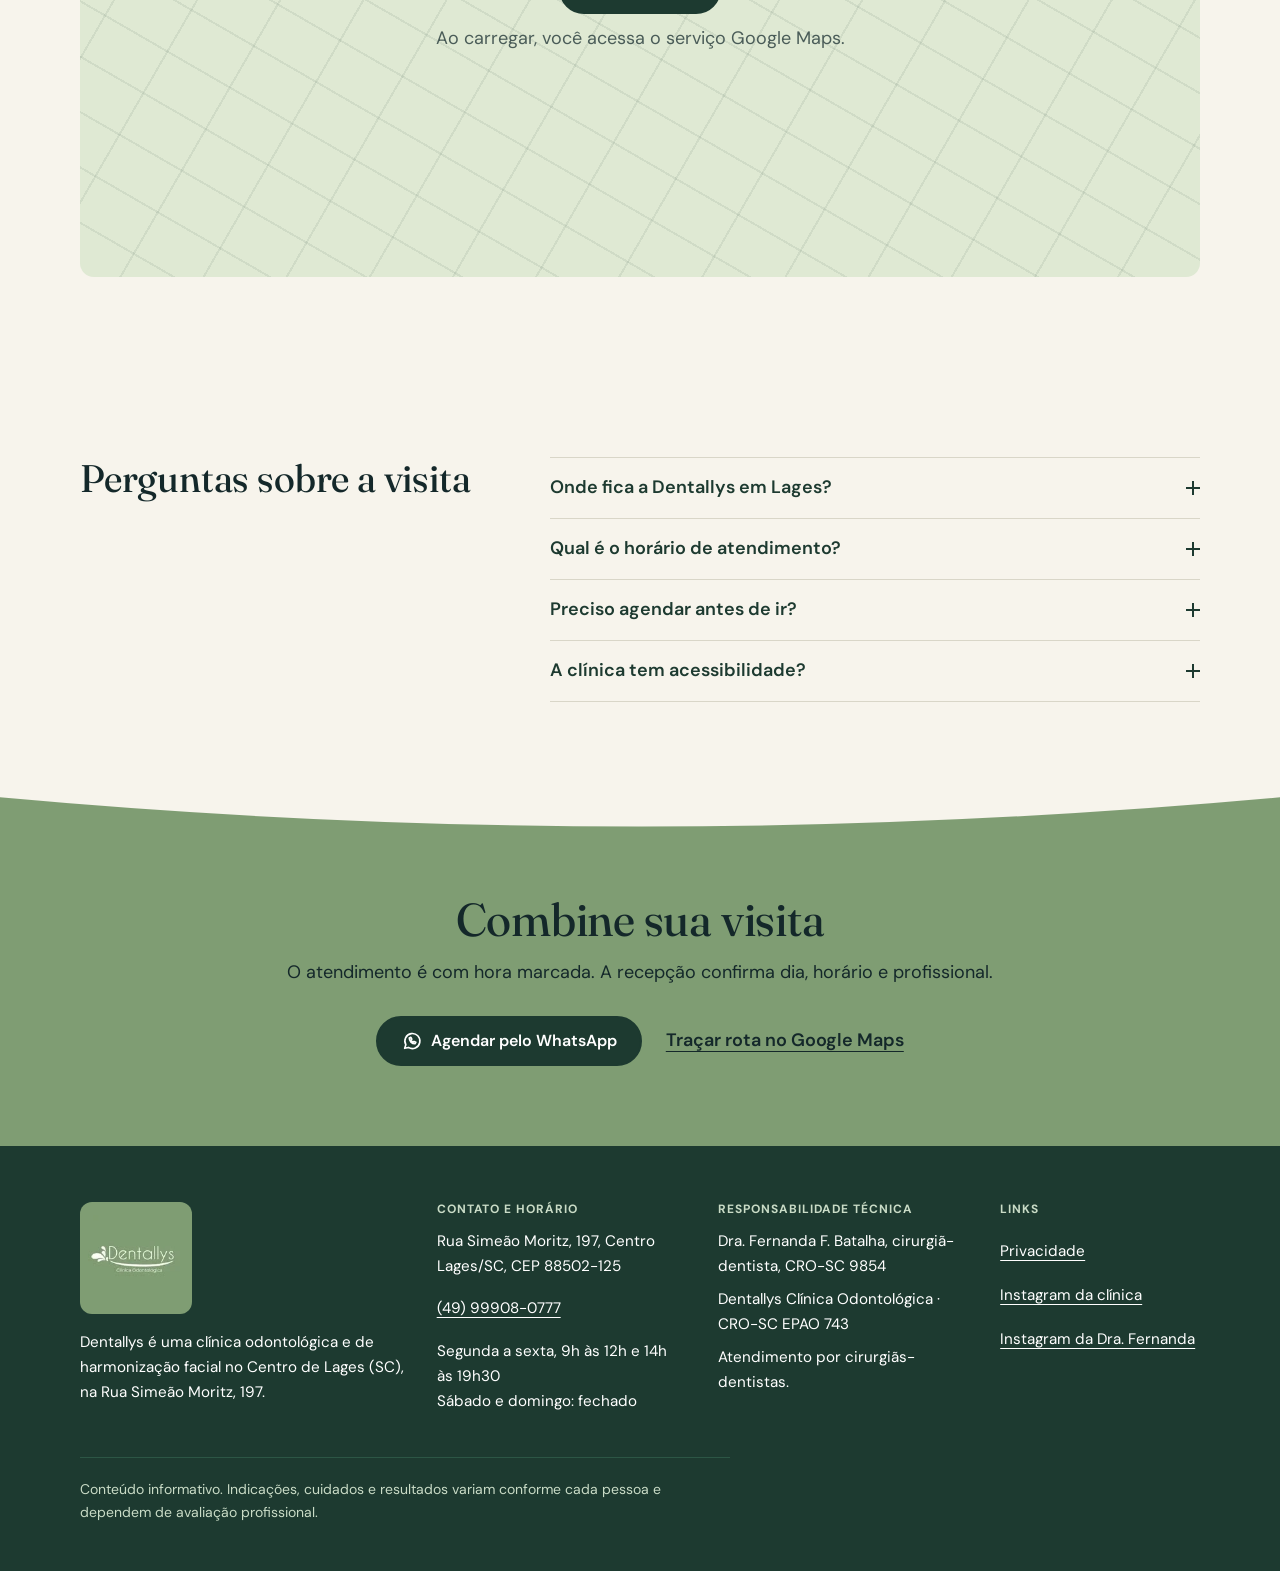
<file: a-clinica.html>
<!doctype html>
<html lang="pt-BR">
<head>
<meta charset="utf-8">
<meta name="viewport" content="width=device-width, initial-scale=1">
<title>A clínica e como chegar | Dentallys, Centro de Lages</title>
<meta name="description" content="Dentallys na Rua Simeão Moritz, 197, Centro de Lages: endereço, horários, telefone, acessibilidade e como chegar.">
<meta name="robots" content="index,follow,max-image-preview:large">
<link rel="canonical" href="https://dentallys.vercel.app/a-clinica">
<meta name="theme-color" content="#1d3a30">
<meta property="og:type" content="website">
<meta property="og:locale" content="pt_BR">
<meta property="og:site_name" content="Dentallys">
<meta property="og:title" content="A clínica e como chegar | Dentallys, Centro de Lages">
<meta property="og:description" content="Dentallys na Rua Simeão Moritz, 197, Centro de Lages: endereço, horários, telefone, acessibilidade e como chegar.">
<meta property="og:url" content="https://dentallys.vercel.app/a-clinica">
<meta property="og:image" content="https://dentallys.vercel.app/assets/og-dentallys.jpg">
<meta property="og:image:width" content="1200">
<meta property="og:image:height" content="630">
<meta property="og:image:alt" content="Equipe da Dentallys no consultório, com o nome da clínica e a cidade de Lages, SC">
<meta name="twitter:card" content="summary_large_image">
<meta name="twitter:title" content="A clínica e como chegar | Dentallys, Centro de Lages">
<meta name="twitter:description" content="Dentallys na Rua Simeão Moritz, 197, Centro de Lages: endereço, horários, telefone, acessibilidade e como chegar.">
<meta name="twitter:image" content="https://dentallys.vercel.app/assets/og-dentallys.jpg">
<link rel="icon" href="/assets/favicon-32.png" type="image/png" sizes="32x32">
<link rel="apple-touch-icon" href="/assets/apple-touch-icon.png">
<link rel="preload" href="/assets/fonts/fraunces-latin-standard-normal.woff2" as="font" type="font/woff2" crossorigin>
<link rel="preload" href="/assets/fonts/dm-sans-latin-wght-normal.woff2" as="font" type="font/woff2" crossorigin>
<link rel="stylesheet" href="/css/site.css?v=455b83a1">
<script>(function(h){h.classList.add('js');try{if(h.hasAttribute('data-intro')&&!/[?&]sem-intro/.test(location.search)&&!matchMedia('(prefers-reduced-motion: reduce)').matches){var r=document.referrer;var ss;try{ss=sessionStorage}catch(e){}if((!r||new URL(r).host!==location.host)&&!(ss&&ss.getItem('dt-intro'))){h.classList.add('intro-on');try{ss&&ss.setItem('dt-intro','1')}catch(e){}}}}catch(e){}})(document.documentElement)</script>
<script src="/js/site.js?v=bfd9da79" defer></script>
<script type="application/ld+json">
{
 "@context": "https://schema.org",
 "@graph": [
  {
   "@type": "Dentist",
   "@id": "https://dentallys.vercel.app/#clinica",
   "name": "Dentallys Clínica Odontológica",
   "alternateName": "Dentallys",
   "description": "Dentallys é uma clínica odontológica e de harmonização facial no Centro de Lages (SC), na Rua Simeão Moritz, 197.",
   "url": "https://dentallys.vercel.app/",
   "logo": {
    "@type": "ImageObject",
    "url": "https://dentallys.vercel.app/assets/img/logo-150.webp",
    "width": 150,
    "height": 150
   },
   "image": "https://dentallys.vercel.app/assets/og-dentallys.jpg",
   "telephone": "+55-49-99908-0777",
   "address": {
    "@type": "PostalAddress",
    "streetAddress": "Rua Simeão Moritz, 197",
    "addressLocality": "Lages",
    "addressRegion": "SC",
    "postalCode": "88502-125",
    "addressCountry": "BR"
   },
   "hasMap": "https://www.google.com/maps/search/?api=1&query=Dentallys+Rua+Simeao+Moritz+197+Lages+SC",
   "areaServed": {
    "@type": "City",
    "name": "Lages"
   },
   "openingHoursSpecification": [
    {
     "@type": "OpeningHoursSpecification",
     "dayOfWeek": [
      "Monday",
      "Tuesday",
      "Wednesday",
      "Thursday",
      "Friday"
     ],
     "opens": "09:00",
     "closes": "12:00"
    },
    {
     "@type": "OpeningHoursSpecification",
     "dayOfWeek": [
      "Monday",
      "Tuesday",
      "Wednesday",
      "Thursday",
      "Friday"
     ],
     "opens": "14:00",
     "closes": "19:30"
    }
   ],
   "sameAs": [
    "https://www.instagram.com/clinicadentallys/"
   ],
   "identifier": {
    "@type": "PropertyValue",
    "propertyID": "CRO-SC EPAO",
    "value": "743"
   },
   "employee": [
    {
     "@id": "https://dentallys.vercel.app/#fernanda"
    },
    {
     "@id": "https://dentallys.vercel.app/#barbara"
    }
   ]
  },
  {
   "@type": "Person",
   "@id": "https://dentallys.vercel.app/#fernanda",
   "name": "Fernanda F. Batalha",
   "honorificPrefix": "Dra.",
   "jobTitle": "Cirurgiã-dentista",
   "identifier": {
    "@type": "PropertyValue",
    "propertyID": "CRO-SC",
    "value": "9854"
   },
   "worksFor": {
    "@id": "https://dentallys.vercel.app/#clinica"
   },
   "sameAs": [
    "https://www.instagram.com/febatalha/"
   ]
  },
  {
   "@type": "Person",
   "@id": "https://dentallys.vercel.app/#barbara",
   "name": "Barbara Medinger",
   "honorificPrefix": "Dra.",
   "jobTitle": "Cirurgiã-dentista",
   "identifier": {
    "@type": "PropertyValue",
    "propertyID": "CRO-SC",
    "value": "19511"
   },
   "worksFor": {
    "@id": "https://dentallys.vercel.app/#clinica"
   }
  },
  {
   "@type": "WebSite",
   "@id": "https://dentallys.vercel.app/#website",
   "url": "https://dentallys.vercel.app/",
   "name": "Dentallys",
   "inLanguage": "pt-BR",
   "publisher": {
    "@id": "https://dentallys.vercel.app/#clinica"
   }
  },
  {
   "@type": "WebPage",
   "@id": "https://dentallys.vercel.app/a-clinica#pagina",
   "url": "https://dentallys.vercel.app/a-clinica",
   "name": "A clínica e como chegar | Dentallys, Centro de Lages",
   "inLanguage": "pt-BR",
   "isPartOf": {
    "@id": "https://dentallys.vercel.app/#website"
   },
   "about": {
    "@id": "https://dentallys.vercel.app/#clinica"
   },
   "breadcrumb": {
    "@id": "https://dentallys.vercel.app/a-clinica#breadcrumb"
   }
  },
  {
   "@type": "BreadcrumbList",
   "@id": "https://dentallys.vercel.app/a-clinica#breadcrumb",
   "itemListElement": [
    {
     "@type": "ListItem",
     "position": 1,
     "name": "Início",
     "item": "https://dentallys.vercel.app/"
    },
    {
     "@type": "ListItem",
     "position": 2,
     "name": "A clínica",
     "item": "https://dentallys.vercel.app/a-clinica"
    }
   ]
  },
  {
   "@type": "FAQPage",
   "@id": "https://dentallys.vercel.app/a-clinica#faq",
   "mainEntity": [
    {
     "@type": "Question",
     "name": "Onde fica a Dentallys em Lages?",
     "acceptedAnswer": {
      "@type": "Answer",
      "text": "Na Rua Simeão Moritz, 197, Centro, Lages (SC), CEP 88502-125."
     }
    },
    {
     "@type": "Question",
     "name": "Qual é o horário de atendimento?",
     "acceptedAnswer": {
      "@type": "Answer",
      "text": "De segunda a sexta, das 9h às 12h e das 14h às 19h30. Aos sábados e domingos a clínica fica fechada."
     }
    },
    {
     "@type": "Question",
     "name": "Preciso agendar antes de ir?",
     "acceptedAnswer": {
      "@type": "Answer",
      "text": "Sim. O atendimento é com hora marcada. Envie uma mensagem pelo WhatsApp, (49) 99908-0777, e confirme com a recepção o dia, o horário e a profissional."
     }
    },
    {
     "@type": "Question",
     "name": "A clínica tem acessibilidade?",
     "acceptedAnswer": {
      "@type": "Answer",
      "text": "A clínica informa banheiro com acessibilidade para cadeirante. Consulte a recepção sobre o acesso ao atendimento."
     }
    }
   ]
  }
 ]
}
</script>
</head>
<body>
<a class="skip" href="#conteudo">Ir para o conteúdo</a>
<svg class="sprite" aria-hidden="true" focusable="false"><defs>
<symbol id="folha" viewBox="-4 -34 66 58"><path d="M0,0 C10,-22 38,-30 58,-22 C50,4 24,20 0,0 Z"/></symbol>
<symbol id="folhas" viewBox="0 0 200 200"><use href="#folha" x="-4" y="-34" width="66" height="58" transform="translate(96 104) rotate(-160) scale(1.5)" style="fill:var(--l1,#7f9d73)"/><use href="#folha" x="-4" y="-34" width="66" height="58" transform="translate(100 100) rotate(-110) scale(1.25)" style="fill:var(--l2,#dfe9d3)"/><use href="#folha" x="-4" y="-34" width="66" height="58" transform="translate(104 100) rotate(-62) scale(1.45)" style="fill:var(--l1,#7f9d73)"/><use href="#folha" x="-4" y="-34" width="66" height="58" transform="translate(106 104) rotate(-16) scale(1.1)" style="fill:var(--l3,#7f9d73)"/><use href="#folha" x="-4" y="-34" width="66" height="58" transform="translate(102 110) rotate(32) scale(1.3)" style="fill:var(--l2,#dfe9d3)"/><use href="#folha" x="-4" y="-34" width="66" height="58" transform="translate(96 110) rotate(148) scale(.9)" style="fill:var(--l3,#7f9d73)"/></symbol>
<symbol id="arco" viewBox="0 0 400 40"><path pathLength="100" d="M6 10 Q200 58 394 10" fill="none" stroke="currentColor" stroke-width="3" stroke-linecap="round" vector-effect="non-scaling-stroke"/></symbol>
<symbol id="i-wa" viewBox="0 0 24 24"><path d="M4 20l1.3-3.9A8.2 8.2 0 1 1 8.1 19z"/><path d="M9 8.8c0 3.4 2.8 6.2 6.2 6.2l1-1.6-2-1-1 .8a4 4 0 0 1-2.2-2.2l.8-1-1-2z"/></symbol>
<symbol id="i-tel" viewBox="0 0 24 24"><path d="M5 4h3l2 5-2.5 1.5a11 11 0 0 0 6 6L15 14l5 2v3a2 2 0 0 1-2 2A16 16 0 0 1 3 6a2 2 0 0 1 2-2z"/></symbol>
<symbol id="i-pin" viewBox="0 0 24 24"><path d="M12 21s-7-6.2-7-11a7 7 0 0 1 14 0c0 4.8-7 11-7 11z"/><circle cx="12" cy="10" r="2.5"/></symbol>
<symbol id="i-clock" viewBox="0 0 24 24"><circle cx="12" cy="12" r="9"/><path d="M12 7v5l3 2"/></symbol>
<symbol id="i-arrow" viewBox="0 0 24 24"><path d="M5 12h14M13 6l6 6-6 6"/></symbol>
<symbol id="i-user" viewBox="0 0 24 24"><circle cx="12" cy="8" r="4"/><path d="M4 21a8 8 0 0 1 16 0"/></symbol>
<symbol id="i-doc" viewBox="0 0 24 24"><path d="M7 3h7l4 4v14H7z"/><path d="M14 3v4h4M10 12h5M10 16h5"/></symbol>
</defs></svg>
<header class="site-header">
<div class="header-in">
<a class="brand" href="/" aria-label="Dentallys, página inicial"><svg class="brand-mark" viewBox="0 0 200 200" width="34" height="34" aria-hidden="true"><use href="#folhas"/></svg><span><span class="brand-name">Dentallys</span><span class="brand-sub">Odontologia e harmonização facial</span></span></a>
<button class="menu-btn" type="button" aria-expanded="false" aria-controls="menu">Menu</button>
<nav class="site-nav" id="menu" aria-label="Principal">
<ul><li><a href="/">Início</a></li><li><a href="/odontologia">Odontologia</a></li><li data-area="harmonizacao"><a href="/harmonizacao-facial">Harmonização facial</a></li><li><a href="/equipe">Equipe</a></li><li><a href="/a-clinica" aria-current="page">A clínica</a></li><li class="nav-extra"><a href="tel:+5549999080777">Ligar: (49) 99908-0777</a></li><li class="nav-extra"><a href="https://www.google.com/maps/search/?api=1&query=Dentallys+Rua+Simeao+Moritz+197+Lages+SC" target="_blank" rel="noopener noreferrer">Como chegar</a></li><li><a class="btn btn-white" href="https://wa.me/5549999080777?text=Ol%C3%A1%21%20Gostaria%20de%20agendar%20uma%20avalia%C3%A7%C3%A3o%20na%20Dentallys." target="_blank" rel="noopener noreferrer">Agendar</a></li></ul>
</nav>
</div>
</header>
<main id="conteudo">
<section class="page-head ph-dark dark"><div class="leaves " aria-hidden="true"><svg viewBox="0 0 200 200" width="200" height="200"><use href="#folhas"/></svg></div><div class="wrap"><nav class="crumbs" aria-label="Você está em"><ol><li><a href="/">Início</a></li><li><a href="/a-clinica" aria-current="page">A clínica</a></li></ol></nav>
<div class="ph-split"><div><h1>A Dentallys no Centro de Lages</h1><p class="lead">A Dentallys fica na Rua Simeão Moritz, 197, Centro, Lages (SC). Atende de segunda a sexta, das 9h às 12h e das 14h às 19h30, com hora marcada pelo WhatsApp (49) 99908-0777.</p>
<div class="actions"><a class="btn btn-white" href="https://www.google.com/maps/search/?api=1&query=Dentallys+Rua+Simeao+Moritz+197+Lages+SC" target="_blank" rel="noopener noreferrer"><svg class="ico" width="22" height="22" aria-hidden="true" focusable="false"><use href="#i-pin"/></svg>Traçar rota</a><a class="tlink" href="https://wa.me/5549999080777?text=Ol%C3%A1%21%20Gostaria%20de%20agendar%20uma%20avalia%C3%A7%C3%A3o%20na%20Dentallys." target="_blank" rel="noopener noreferrer">Agendar pelo WhatsApp <svg class="ico" width="22" height="22" aria-hidden="true" focusable="false"><use href="#i-arrow"/></svg></a></div></div>
<figure><img src="/assets/img/placa-708.webp" width="708" height="322" fetchpriority="high" class="sign" alt="Letreiro da Dentallys Saúde e Estética na fachada da clínica"><figcaption>Fachada da Dentallys, Rua Simeão Moritz, 197.</figcaption></figure></div>
</div></section>
<section class="sec" aria-labelledby="info-t"><div class="wrap">
<div class="sec-head reveal"><h2 id="info-t">Informações práticas</h2></div>
<div class="info reveal">
<div><svg class="ico" width="22" height="22" aria-hidden="true" focusable="false"><use href="#i-pin"/></svg><h3>Endereço</h3><address>Rua Simeão Moritz, 197, Centro<br>Lages/SC, CEP 88502-125</address></div>
<div><svg class="ico" width="22" height="22" aria-hidden="true" focusable="false"><use href="#i-clock"/></svg><h3>Horário</h3><ul><li>Segunda a sexta: 9h às 12h e 14h às 19h30</li><li>Sábado e domingo: fechado</li></ul><p class="chip chip-light" data-status><span class="dot" aria-hidden="true"></span><span class="st">Segunda a sexta, 9h às 12h e 14h às 19h30</span></p></div>
<div><svg class="ico" width="22" height="22" aria-hidden="true" focusable="false"><use href="#i-tel"/></svg><h3>Telefone e WhatsApp</h3><p><a href="tel:+5549999080777">(49) 99908-0777</a></p><p class="muted">Agendamento prévio: converse com a recepção antes de vir.</p></div>
</div>
<dl class="facts-dl reveal" style="max-width:760px;margin-top:28px"><div><dt>Acessibilidade</dt><dd>Banheiro com acessibilidade para cadeirante. Consulte a recepção sobre o acesso ao atendimento.</dd></div></dl>
</div></section>
<section class="sec" style="padding-top:0" aria-labelledby="mapa-t"><div class="wrap">
<div class="sec-head reveal"><h2 id="mapa-t">Mapa</h2></div>
<div class="map-box" data-map="https://maps.google.com/maps?q=Dentallys%20Rua%20Sime%C3%A3o%20Moritz%20197%20Lages%20SC&output=embed"><svg class="ico pin" width="22" height="22" aria-hidden="true" focusable="false"><use href="#i-pin"/></svg><p><strong>Rua Simeão Moritz, 197, Centro, Lages</strong></p><button class="btn" type="button">Carregar mapa</button><p class="muted">Ao carregar, você acessa o serviço Google Maps.</p></div>
</div></section>
<section class="sec" id="duvidas" aria-labelledby="faq-t"><div class="wrap faq-grid"><div class="reveal"><h2 id="faq-t">Perguntas sobre a visita</h2></div><div class="faq reveal">
<details><summary>Onde fica a Dentallys em Lages?</summary><p>Na Rua Simeão Moritz, 197, Centro, Lages (SC), CEP 88502-125.</p></details>
<details><summary>Qual é o horário de atendimento?</summary><p>De segunda a sexta, das 9h às 12h e das 14h às 19h30. Aos sábados e domingos a clínica fica fechada.</p></details>
<details><summary>Preciso agendar antes de ir?</summary><p>Sim. O atendimento é com hora marcada. Envie uma mensagem pelo WhatsApp, (49) 99908-0777, e confirme com a recepção o dia, o horário e a profissional.</p></details>
<details><summary>A clínica tem acessibilidade?</summary><p>A clínica informa banheiro com acessibilidade para cadeirante. Consulte a recepção sobre o acesso ao atendimento.</p></details>
</div></div></section>
<section class="closing" aria-labelledby="fim-t"><svg class="closing-arc" viewBox="0 0 1440 56" width="100%" height="40" preserveAspectRatio="none" aria-hidden="true"><path d="M0 0 H1440 V8 Q720 72 0 8 Z"/></svg>
<div class="wrap reveal"><h2 id="fim-t">Combine sua visita</h2><p>O atendimento é com hora marcada. A recepção confirma dia, horário e profissional.</p>
<div class="actions"><a class="btn" href="https://wa.me/5549999080777?text=Ol%C3%A1%21%20Gostaria%20de%20agendar%20uma%20avalia%C3%A7%C3%A3o%20na%20Dentallys." target="_blank" rel="noopener noreferrer"><svg class="ico" width="22" height="22" aria-hidden="true" focusable="false"><use href="#i-wa"/></svg>Agendar pelo WhatsApp</a><a class="tlink" href="https://www.google.com/maps/search/?api=1&query=Dentallys+Rua+Simeao+Moritz+197+Lages+SC" target="_blank" rel="noopener noreferrer">Traçar rota no Google Maps</a></div></div>
</section>
</main>
<footer class="site-footer">
<div class="wrap">
<div class="foot-grid">
<div>
<div class="seal-logo"><img src="/assets/img/logo-150.webp" width="96" height="96" alt="Logotipo da Dentallys" loading="lazy" decoding="async"></div>
<p>Dentallys é uma clínica odontológica e de harmonização facial no Centro de Lages (SC), na Rua Simeão Moritz, 197.</p>
</div>
<div>
<h2>Contato e horário</h2>
<address><p>Rua Simeão Moritz, 197, Centro<br>Lages/SC, CEP 88502-125</p>
<p><a href="tel:+5549999080777">(49) 99908-0777</a></p></address>
<p>Segunda a sexta, 9h às 12h e 14h às 19h30<br>Sábado e domingo: fechado</p>
</div>
<div>
<h2>Responsabilidade técnica</h2>
<p>Dra. Fernanda F. Batalha, cirurgiã-dentista, CRO-SC 9854</p>
<p>Dentallys Clínica Odontológica · CRO-SC EPAO 743</p>
<p>Atendimento por cirurgiãs-dentistas.</p>
</div>
<div>
<h2>Links</h2>
<ul>
<li><a href="/privacidade">Privacidade</a></li>
<li><a href="https://www.instagram.com/clinicadentallys/" target="_blank" rel="noopener noreferrer">Instagram da clínica</a></li>
<li><a href="https://www.instagram.com/febatalha/" target="_blank" rel="noopener noreferrer">Instagram da Dra. Fernanda</a></li>
</ul>
</div>
</div>
<p class="foot-note">Conteúdo informativo. Indicações, cuidados e resultados variam conforme cada pessoa e dependem de avaliação profissional.</p>
</div>
</footer>
<div class="dock" aria-label="Contato rápido"><a class="btn btn-white" href="https://wa.me/5549999080777?text=Ol%C3%A1%21%20Gostaria%20de%20agendar%20uma%20avalia%C3%A7%C3%A3o%20na%20Dentallys." target="_blank" rel="noopener noreferrer">Agendar avaliação</a><a class="btn btn-line" href="https://www.google.com/maps/search/?api=1&query=Dentallys+Rua+Simeao+Moritz+197+Lages+SC" target="_blank" rel="noopener noreferrer">Como chegar</a></div>
</body>
</html>
</file>
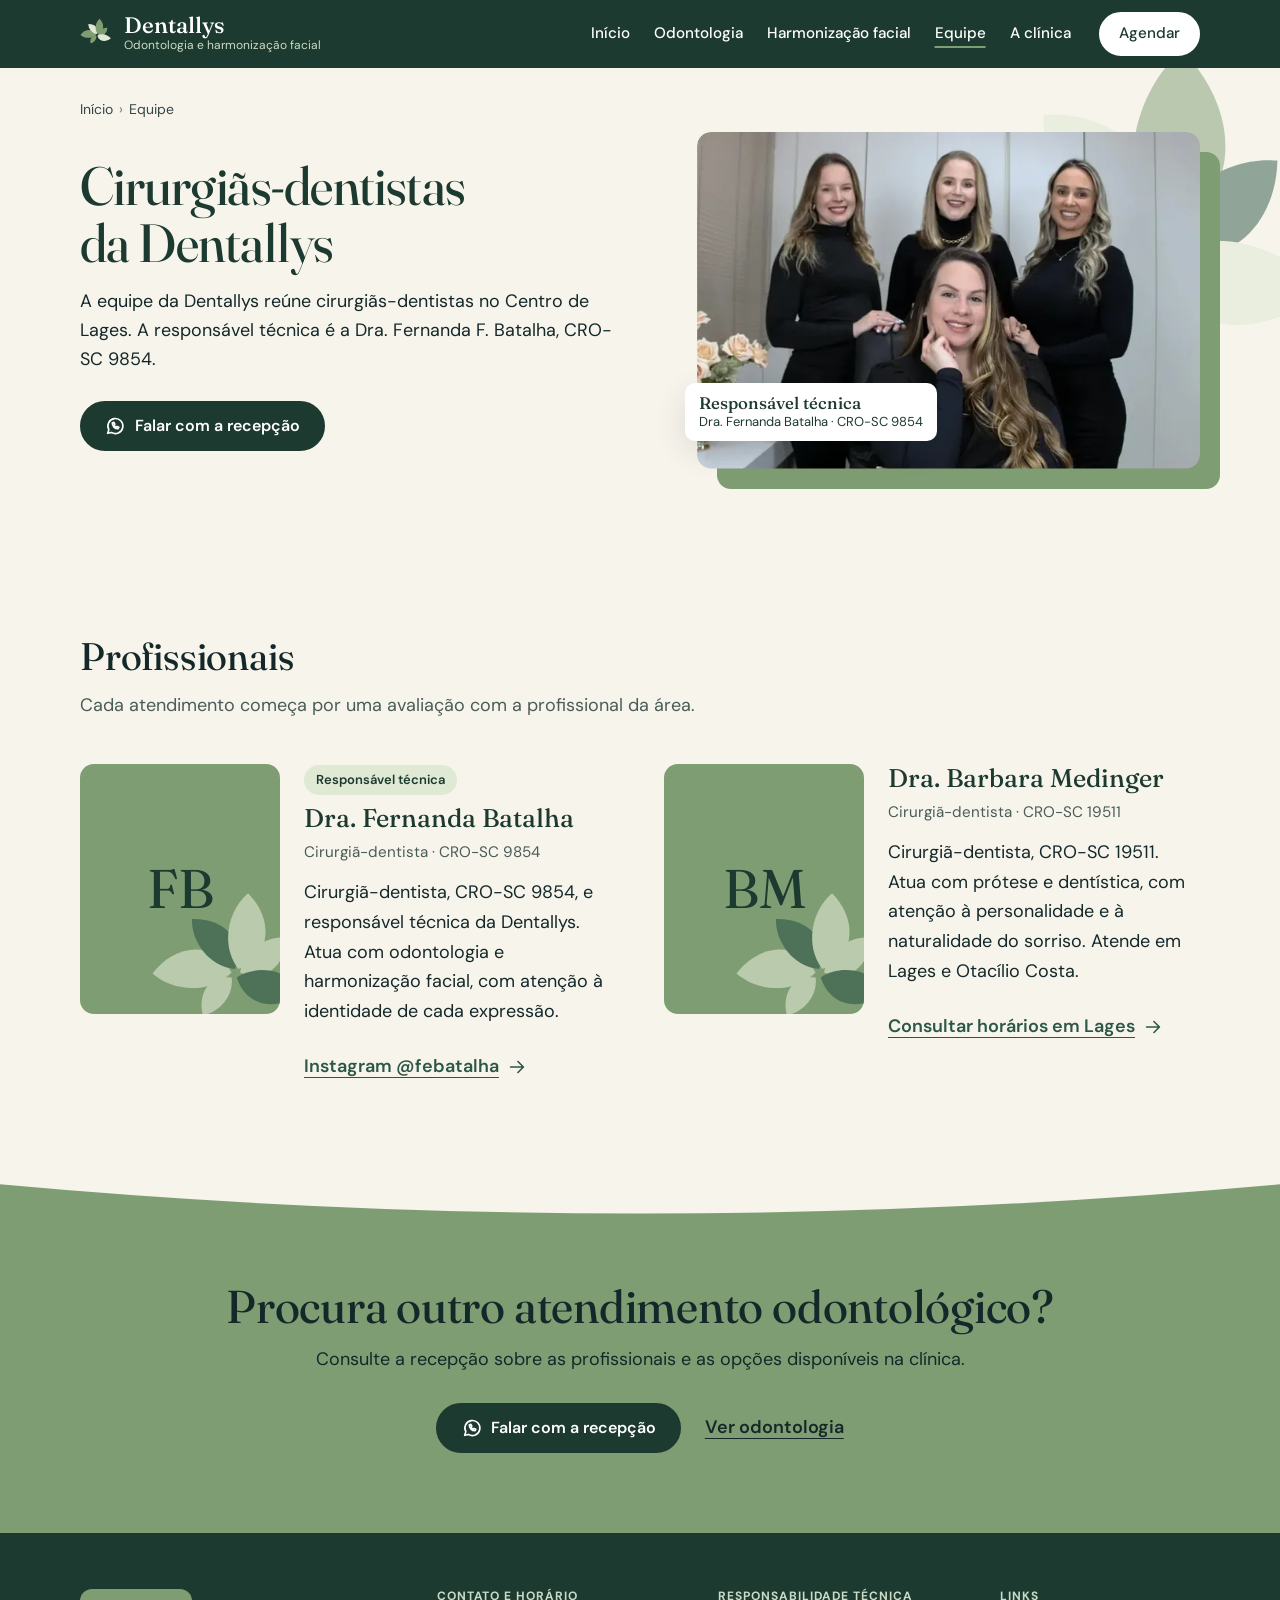
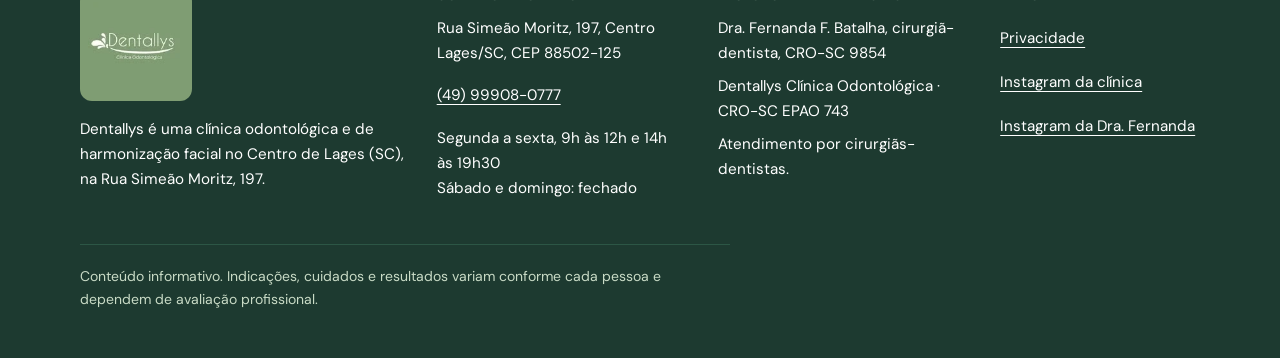
<file: equipe.html>
<!doctype html>
<html lang="pt-BR">
<head>
<meta charset="utf-8">
<meta name="viewport" content="width=device-width, initial-scale=1">
<title>Equipe Dentallys | Dentistas em Lages</title>
<meta name="description" content="Conheça as cirurgiãs-dentistas da Dentallys em Lages: Dra. Fernanda Batalha (CRO-SC 9854) e Dra. Barbara Medinger (CRO-SC 19511).">
<meta name="robots" content="index,follow,max-image-preview:large">
<link rel="canonical" href="https://dentallys.vercel.app/equipe">
<meta name="theme-color" content="#1d3a30">
<meta property="og:type" content="website">
<meta property="og:locale" content="pt_BR">
<meta property="og:site_name" content="Dentallys">
<meta property="og:title" content="Equipe Dentallys | Dentistas em Lages">
<meta property="og:description" content="Conheça as cirurgiãs-dentistas da Dentallys em Lages: Dra. Fernanda Batalha (CRO-SC 9854) e Dra. Barbara Medinger (CRO-SC 19511).">
<meta property="og:url" content="https://dentallys.vercel.app/equipe">
<meta property="og:image" content="https://dentallys.vercel.app/assets/og-dentallys.jpg">
<meta property="og:image:width" content="1200">
<meta property="og:image:height" content="630">
<meta property="og:image:alt" content="Equipe da Dentallys no consultório, com o nome da clínica e a cidade de Lages, SC">
<meta name="twitter:card" content="summary_large_image">
<meta name="twitter:title" content="Equipe Dentallys | Dentistas em Lages">
<meta name="twitter:description" content="Conheça as cirurgiãs-dentistas da Dentallys em Lages: Dra. Fernanda Batalha (CRO-SC 9854) e Dra. Barbara Medinger (CRO-SC 19511).">
<meta name="twitter:image" content="https://dentallys.vercel.app/assets/og-dentallys.jpg">
<link rel="icon" href="/assets/favicon-32.png" type="image/png" sizes="32x32">
<link rel="apple-touch-icon" href="/assets/apple-touch-icon.png">
<link rel="preload" href="/assets/fonts/fraunces-latin-standard-normal.woff2" as="font" type="font/woff2" crossorigin>
<link rel="preload" href="/assets/fonts/dm-sans-latin-wght-normal.woff2" as="font" type="font/woff2" crossorigin>
<link rel="stylesheet" href="/css/site.css?v=455b83a1">
<script>(function(h){h.classList.add('js');try{if(h.hasAttribute('data-intro')&&!/[?&]sem-intro/.test(location.search)&&!matchMedia('(prefers-reduced-motion: reduce)').matches){var r=document.referrer;var ss;try{ss=sessionStorage}catch(e){}if((!r||new URL(r).host!==location.host)&&!(ss&&ss.getItem('dt-intro'))){h.classList.add('intro-on');try{ss&&ss.setItem('dt-intro','1')}catch(e){}}}}catch(e){}})(document.documentElement)</script>
<script src="/js/site.js?v=bfd9da79" defer></script>
<script type="application/ld+json">
{
 "@context": "https://schema.org",
 "@graph": [
  {
   "@type": "Dentist",
   "@id": "https://dentallys.vercel.app/#clinica",
   "name": "Dentallys Clínica Odontológica",
   "alternateName": "Dentallys",
   "description": "Dentallys é uma clínica odontológica e de harmonização facial no Centro de Lages (SC), na Rua Simeão Moritz, 197.",
   "url": "https://dentallys.vercel.app/",
   "logo": {
    "@type": "ImageObject",
    "url": "https://dentallys.vercel.app/assets/img/logo-150.webp",
    "width": 150,
    "height": 150
   },
   "image": "https://dentallys.vercel.app/assets/og-dentallys.jpg",
   "telephone": "+55-49-99908-0777",
   "address": {
    "@type": "PostalAddress",
    "streetAddress": "Rua Simeão Moritz, 197",
    "addressLocality": "Lages",
    "addressRegion": "SC",
    "postalCode": "88502-125",
    "addressCountry": "BR"
   },
   "hasMap": "https://www.google.com/maps/search/?api=1&query=Dentallys+Rua+Simeao+Moritz+197+Lages+SC",
   "areaServed": {
    "@type": "City",
    "name": "Lages"
   },
   "openingHoursSpecification": [
    {
     "@type": "OpeningHoursSpecification",
     "dayOfWeek": [
      "Monday",
      "Tuesday",
      "Wednesday",
      "Thursday",
      "Friday"
     ],
     "opens": "09:00",
     "closes": "12:00"
    },
    {
     "@type": "OpeningHoursSpecification",
     "dayOfWeek": [
      "Monday",
      "Tuesday",
      "Wednesday",
      "Thursday",
      "Friday"
     ],
     "opens": "14:00",
     "closes": "19:30"
    }
   ],
   "sameAs": [
    "https://www.instagram.com/clinicadentallys/"
   ],
   "identifier": {
    "@type": "PropertyValue",
    "propertyID": "CRO-SC EPAO",
    "value": "743"
   },
   "employee": [
    {
     "@id": "https://dentallys.vercel.app/#fernanda"
    },
    {
     "@id": "https://dentallys.vercel.app/#barbara"
    }
   ]
  },
  {
   "@type": "Person",
   "@id": "https://dentallys.vercel.app/#fernanda",
   "name": "Fernanda F. Batalha",
   "honorificPrefix": "Dra.",
   "jobTitle": "Cirurgiã-dentista",
   "identifier": {
    "@type": "PropertyValue",
    "propertyID": "CRO-SC",
    "value": "9854"
   },
   "worksFor": {
    "@id": "https://dentallys.vercel.app/#clinica"
   },
   "sameAs": [
    "https://www.instagram.com/febatalha/"
   ]
  },
  {
   "@type": "Person",
   "@id": "https://dentallys.vercel.app/#barbara",
   "name": "Barbara Medinger",
   "honorificPrefix": "Dra.",
   "jobTitle": "Cirurgiã-dentista",
   "identifier": {
    "@type": "PropertyValue",
    "propertyID": "CRO-SC",
    "value": "19511"
   },
   "worksFor": {
    "@id": "https://dentallys.vercel.app/#clinica"
   }
  },
  {
   "@type": "WebSite",
   "@id": "https://dentallys.vercel.app/#website",
   "url": "https://dentallys.vercel.app/",
   "name": "Dentallys",
   "inLanguage": "pt-BR",
   "publisher": {
    "@id": "https://dentallys.vercel.app/#clinica"
   }
  },
  {
   "@type": "AboutPage",
   "@id": "https://dentallys.vercel.app/equipe#pagina",
   "url": "https://dentallys.vercel.app/equipe",
   "name": "Equipe Dentallys | Dentistas em Lages",
   "inLanguage": "pt-BR",
   "isPartOf": {
    "@id": "https://dentallys.vercel.app/#website"
   },
   "about": {
    "@id": "https://dentallys.vercel.app/#clinica"
   },
   "breadcrumb": {
    "@id": "https://dentallys.vercel.app/equipe#breadcrumb"
   }
  },
  {
   "@type": "BreadcrumbList",
   "@id": "https://dentallys.vercel.app/equipe#breadcrumb",
   "itemListElement": [
    {
     "@type": "ListItem",
     "position": 1,
     "name": "Início",
     "item": "https://dentallys.vercel.app/"
    },
    {
     "@type": "ListItem",
     "position": 2,
     "name": "Equipe",
     "item": "https://dentallys.vercel.app/equipe"
    }
   ]
  }
 ]
}
</script>
</head>
<body>
<a class="skip" href="#conteudo">Ir para o conteúdo</a>
<svg class="sprite" aria-hidden="true" focusable="false"><defs>
<symbol id="folha" viewBox="-4 -34 66 58"><path d="M0,0 C10,-22 38,-30 58,-22 C50,4 24,20 0,0 Z"/></symbol>
<symbol id="folhas" viewBox="0 0 200 200"><use href="#folha" x="-4" y="-34" width="66" height="58" transform="translate(96 104) rotate(-160) scale(1.5)" style="fill:var(--l1,#7f9d73)"/><use href="#folha" x="-4" y="-34" width="66" height="58" transform="translate(100 100) rotate(-110) scale(1.25)" style="fill:var(--l2,#dfe9d3)"/><use href="#folha" x="-4" y="-34" width="66" height="58" transform="translate(104 100) rotate(-62) scale(1.45)" style="fill:var(--l1,#7f9d73)"/><use href="#folha" x="-4" y="-34" width="66" height="58" transform="translate(106 104) rotate(-16) scale(1.1)" style="fill:var(--l3,#7f9d73)"/><use href="#folha" x="-4" y="-34" width="66" height="58" transform="translate(102 110) rotate(32) scale(1.3)" style="fill:var(--l2,#dfe9d3)"/><use href="#folha" x="-4" y="-34" width="66" height="58" transform="translate(96 110) rotate(148) scale(.9)" style="fill:var(--l3,#7f9d73)"/></symbol>
<symbol id="arco" viewBox="0 0 400 40"><path pathLength="100" d="M6 10 Q200 58 394 10" fill="none" stroke="currentColor" stroke-width="3" stroke-linecap="round" vector-effect="non-scaling-stroke"/></symbol>
<symbol id="i-wa" viewBox="0 0 24 24"><path d="M4 20l1.3-3.9A8.2 8.2 0 1 1 8.1 19z"/><path d="M9 8.8c0 3.4 2.8 6.2 6.2 6.2l1-1.6-2-1-1 .8a4 4 0 0 1-2.2-2.2l.8-1-1-2z"/></symbol>
<symbol id="i-tel" viewBox="0 0 24 24"><path d="M5 4h3l2 5-2.5 1.5a11 11 0 0 0 6 6L15 14l5 2v3a2 2 0 0 1-2 2A16 16 0 0 1 3 6a2 2 0 0 1 2-2z"/></symbol>
<symbol id="i-pin" viewBox="0 0 24 24"><path d="M12 21s-7-6.2-7-11a7 7 0 0 1 14 0c0 4.8-7 11-7 11z"/><circle cx="12" cy="10" r="2.5"/></symbol>
<symbol id="i-clock" viewBox="0 0 24 24"><circle cx="12" cy="12" r="9"/><path d="M12 7v5l3 2"/></symbol>
<symbol id="i-arrow" viewBox="0 0 24 24"><path d="M5 12h14M13 6l6 6-6 6"/></symbol>
<symbol id="i-user" viewBox="0 0 24 24"><circle cx="12" cy="8" r="4"/><path d="M4 21a8 8 0 0 1 16 0"/></symbol>
<symbol id="i-doc" viewBox="0 0 24 24"><path d="M7 3h7l4 4v14H7z"/><path d="M14 3v4h4M10 12h5M10 16h5"/></symbol>
</defs></svg>
<header class="site-header">
<div class="header-in">
<a class="brand" href="/" aria-label="Dentallys, página inicial"><svg class="brand-mark" viewBox="0 0 200 200" width="34" height="34" aria-hidden="true"><use href="#folhas"/></svg><span><span class="brand-name">Dentallys</span><span class="brand-sub">Odontologia e harmonização facial</span></span></a>
<button class="menu-btn" type="button" aria-expanded="false" aria-controls="menu">Menu</button>
<nav class="site-nav" id="menu" aria-label="Principal">
<ul><li><a href="/">Início</a></li><li><a href="/odontologia">Odontologia</a></li><li data-area="harmonizacao"><a href="/harmonizacao-facial">Harmonização facial</a></li><li><a href="/equipe" aria-current="page">Equipe</a></li><li><a href="/a-clinica">A clínica</a></li><li class="nav-extra"><a href="tel:+5549999080777">Ligar: (49) 99908-0777</a></li><li class="nav-extra"><a href="https://www.google.com/maps/search/?api=1&query=Dentallys+Rua+Simeao+Moritz+197+Lages+SC" target="_blank" rel="noopener noreferrer">Como chegar</a></li><li><a class="btn btn-white" href="https://wa.me/5549999080777?text=Ol%C3%A1%21%20Gostaria%20de%20agendar%20uma%20avalia%C3%A7%C3%A3o%20na%20Dentallys." target="_blank" rel="noopener noreferrer">Agendar</a></li></ul>
</nav>
</div>
</header>
<main id="conteudo">
<section class="page-head ph-cream"><div class="leaves " aria-hidden="true"><svg viewBox="0 0 200 200" width="200" height="200"><use href="#folhas"/></svg></div><div class="wrap"><nav class="crumbs" aria-label="Você está em"><ol><li><a href="/">Início</a></li><li><a href="/equipe" aria-current="page">Equipe</a></li></ol></nav>
<div class="ph-split"><div><h1>Cirurgiãs-dentistas da Dentallys</h1><p class="lead">A equipe da Dentallys reúne cirurgiãs-dentistas no Centro de Lages. A responsável técnica é a Dra. Fernanda F. Batalha, CRO-SC 9854.</p>
<div class="actions"><a class="btn" href="https://wa.me/5549999080777?text=Ol%C3%A1%21%20Gostaria%20de%20conhecer%20os%20atendimentos%20e%20profissionais%20dispon%C3%ADveis%20na%20Dentallys." target="_blank" rel="noopener noreferrer"><svg class="ico" width="22" height="22" aria-hidden="true" focusable="false"><use href="#i-wa"/></svg>Falar com a recepção</a></div></div>
<figure class="hero-photo"><img src="/assets/img/equipe-904.webp" srcset="/assets/img/equipe-640.webp 640w, /assets/img/equipe-904.webp 904w" sizes="(max-width: 900px) calc(100vw - 52px), 520px" width="904" height="605" alt="Equipe da Dentallys reunida no consultório, em Lages"><div class="seal"><strong>Responsável técnica</strong>Dra. Fernanda Batalha · CRO-SC 9854</div></figure></div>
</div></section>
<section class="sec" aria-labelledby="perf-t"><div class="wrap">
<div class="sec-head reveal"><h2 id="perf-t">Profissionais</h2><p>Cada atendimento começa por uma avaliação com a profissional da área.</p></div>
<div class="people reveal"><article class="profile" id="fernanda"><div class="portrait" aria-hidden="true"><div class="leaves " aria-hidden="true"><svg viewBox="0 0 200 200" width="200" height="200"><use href="#folhas"/></svg></div><span class="initials">FB</span></div><div><span class="badge">Responsável técnica</span><h3>Dra. Fernanda Batalha</h3><p class="role">Cirurgiã-dentista · CRO-SC 9854</p><p>Cirurgiã-dentista, CRO-SC 9854, e responsável técnica da Dentallys. Atua com odontologia e <span data-area="harmonizacao">harmonização facial, </span>com atenção à identidade de cada expressão.</p><a class="tlink" href="https://www.instagram.com/febatalha/" target="_blank" rel="noopener noreferrer">Instagram @febatalha <svg class="ico" width="22" height="22" aria-hidden="true" focusable="false"><use href="#i-arrow"/></svg></a></div></article><article class="profile" id="barbara"><div class="portrait" aria-hidden="true"><div class="leaves " aria-hidden="true"><svg viewBox="0 0 200 200" width="200" height="200"><use href="#folhas"/></svg></div><span class="initials">BM</span></div><div><h3>Dra. Barbara Medinger</h3><p class="role">Cirurgiã-dentista · CRO-SC 19511</p><p>Cirurgiã-dentista, CRO-SC 19511. Atua com prótese e dentística, com atenção à personalidade e à naturalidade do sorriso. Atende em Lages e Otacílio Costa.</p><a class="tlink" href="https://wa.me/5549999080777?text=Ol%C3%A1%21%20Gostaria%20de%20consultar%20hor%C3%A1rios%20com%20a%20Dra.%20Barbara%20Medinger%20na%20Dentallys%2C%20em%20Lages." target="_blank" rel="noopener noreferrer">Consultar horários em Lages <svg class="ico" width="22" height="22" aria-hidden="true" focusable="false"><use href="#i-arrow"/></svg></a></div></article></div>
</div></section>
<section class="closing" aria-labelledby="fim-t"><svg class="closing-arc" viewBox="0 0 1440 56" width="100%" height="40" preserveAspectRatio="none" aria-hidden="true"><path d="M0 0 H1440 V8 Q720 72 0 8 Z"/></svg>
<div class="wrap reveal"><h2 id="fim-t">Procura outro atendimento odontológico?</h2><p>Consulte a recepção sobre as profissionais e as opções disponíveis na clínica.</p>
<div class="actions"><a class="btn" href="https://wa.me/5549999080777?text=Ol%C3%A1%21%20Gostaria%20de%20conhecer%20os%20atendimentos%20e%20profissionais%20dispon%C3%ADveis%20na%20Dentallys." target="_blank" rel="noopener noreferrer"><svg class="ico" width="22" height="22" aria-hidden="true" focusable="false"><use href="#i-wa"/></svg>Falar com a recepção</a><a class="tlink" href="/odontologia">Ver odontologia</a></div></div>
</section>
</main>
<footer class="site-footer">
<div class="wrap">
<div class="foot-grid">
<div>
<div class="seal-logo"><img src="/assets/img/logo-150.webp" width="96" height="96" alt="Logotipo da Dentallys" loading="lazy" decoding="async"></div>
<p>Dentallys é uma clínica odontológica e de harmonização facial no Centro de Lages (SC), na Rua Simeão Moritz, 197.</p>
</div>
<div>
<h2>Contato e horário</h2>
<address><p>Rua Simeão Moritz, 197, Centro<br>Lages/SC, CEP 88502-125</p>
<p><a href="tel:+5549999080777">(49) 99908-0777</a></p></address>
<p>Segunda a sexta, 9h às 12h e 14h às 19h30<br>Sábado e domingo: fechado</p>
</div>
<div>
<h2>Responsabilidade técnica</h2>
<p>Dra. Fernanda F. Batalha, cirurgiã-dentista, CRO-SC 9854</p>
<p>Dentallys Clínica Odontológica · CRO-SC EPAO 743</p>
<p>Atendimento por cirurgiãs-dentistas.</p>
</div>
<div>
<h2>Links</h2>
<ul>
<li><a href="/privacidade">Privacidade</a></li>
<li><a href="https://www.instagram.com/clinicadentallys/" target="_blank" rel="noopener noreferrer">Instagram da clínica</a></li>
<li><a href="https://www.instagram.com/febatalha/" target="_blank" rel="noopener noreferrer">Instagram da Dra. Fernanda</a></li>
</ul>
</div>
</div>
<p class="foot-note">Conteúdo informativo. Indicações, cuidados e resultados variam conforme cada pessoa e dependem de avaliação profissional.</p>
</div>
</footer>
<div class="dock" aria-label="Contato rápido"><a class="btn btn-white" href="https://wa.me/5549999080777?text=Ol%C3%A1%21%20Gostaria%20de%20agendar%20uma%20avalia%C3%A7%C3%A3o%20na%20Dentallys." target="_blank" rel="noopener noreferrer">Agendar avaliação</a><a class="btn btn-line" href="https://www.google.com/maps/search/?api=1&query=Dentallys+Rua+Simeao+Moritz+197+Lages+SC" target="_blank" rel="noopener noreferrer">Como chegar</a></div>
</body>
</html>
</file>
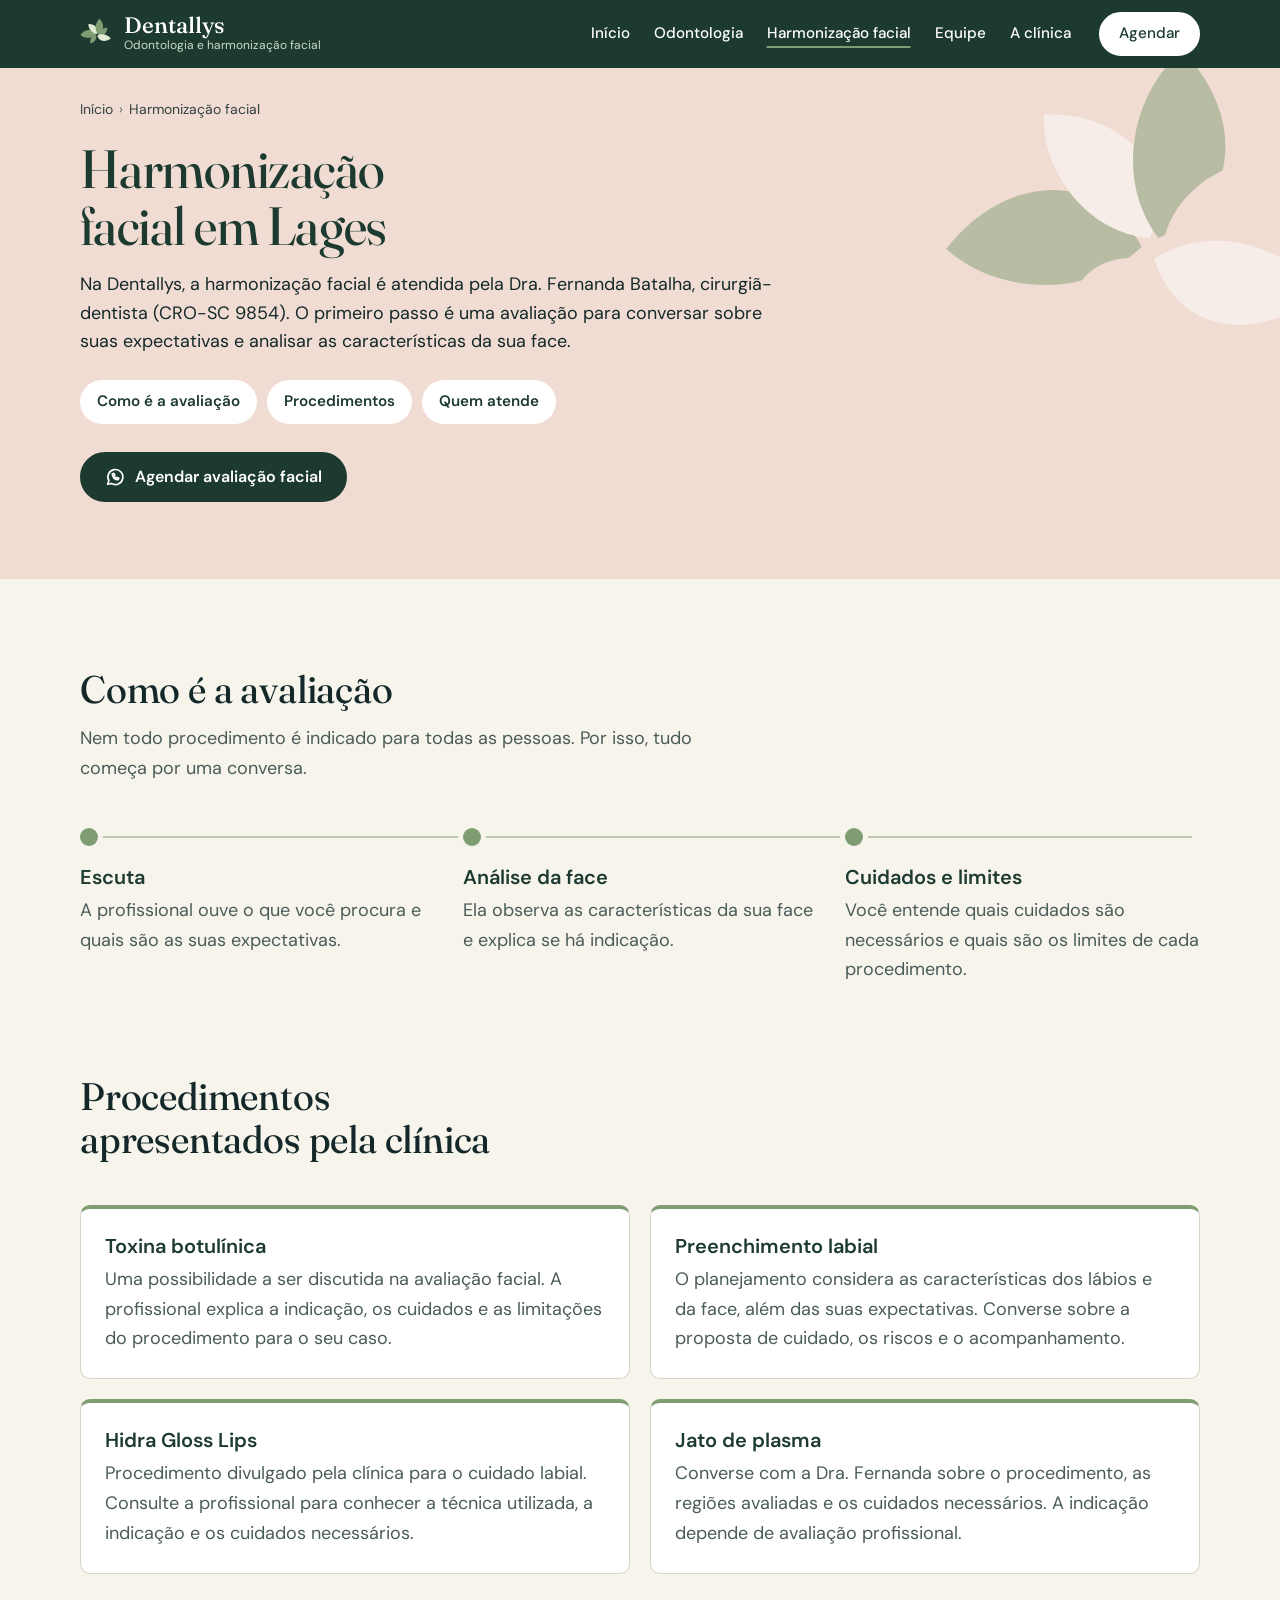
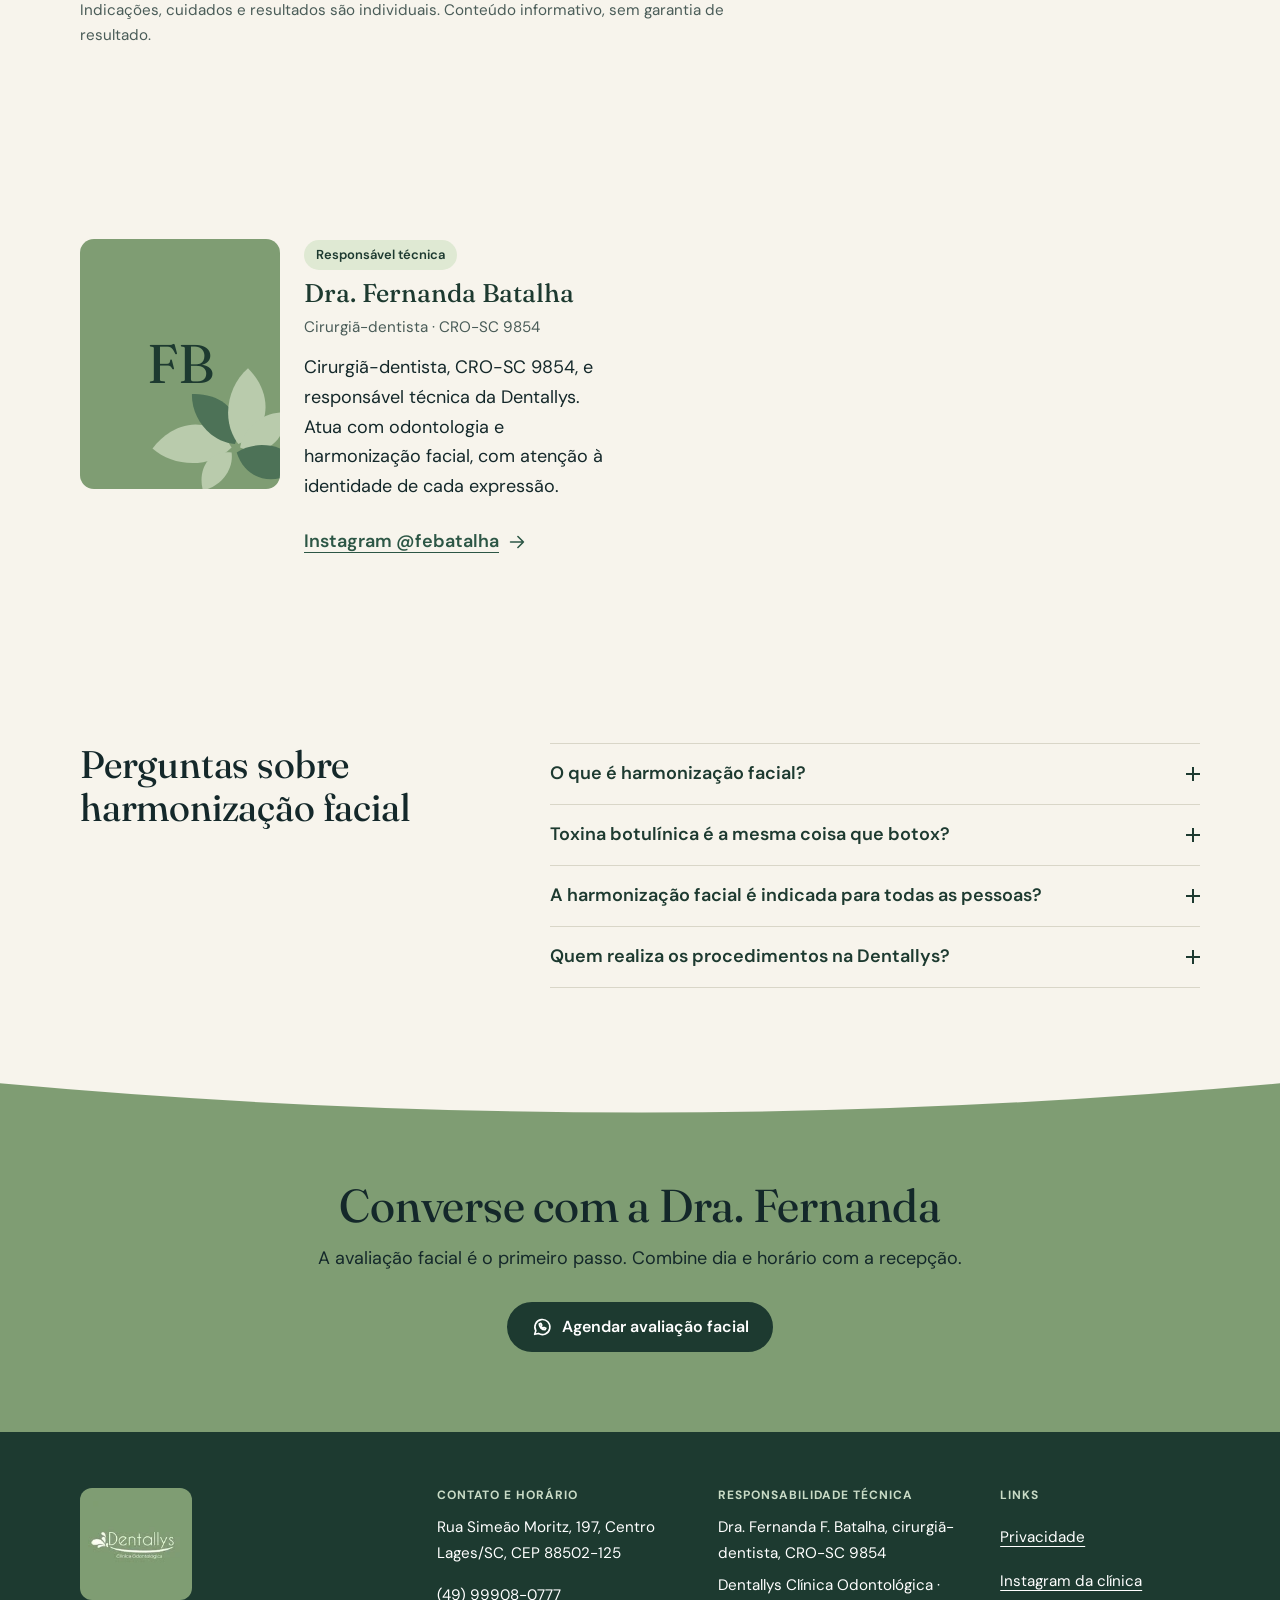
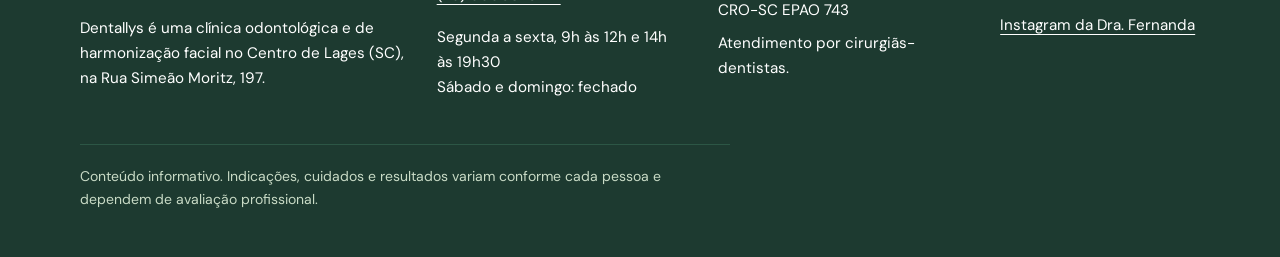
<file: harmonizacao-facial.html>
<!doctype html>
<html lang="pt-BR">
<head>
<meta charset="utf-8">
<meta name="viewport" content="width=device-width, initial-scale=1">
<title>Harmonização facial em Lages | Dentallys</title>
<meta name="description" content="Harmonização facial em Lages com a Dra. Fernanda Batalha, cirurgiã-dentista (CRO-SC 9854). Entenda como é a avaliação e agende pelo WhatsApp.">
<meta name="robots" content="index,follow,max-image-preview:large">
<link rel="canonical" href="https://dentallys.vercel.app/harmonizacao-facial">
<meta name="theme-color" content="#1d3a30">
<meta property="og:type" content="website">
<meta property="og:locale" content="pt_BR">
<meta property="og:site_name" content="Dentallys">
<meta property="og:title" content="Harmonização facial em Lages | Dentallys">
<meta property="og:description" content="Harmonização facial em Lages com a Dra. Fernanda Batalha, cirurgiã-dentista (CRO-SC 9854). Entenda como é a avaliação e agende pelo WhatsApp.">
<meta property="og:url" content="https://dentallys.vercel.app/harmonizacao-facial">
<meta property="og:image" content="https://dentallys.vercel.app/assets/og-dentallys.jpg">
<meta property="og:image:width" content="1200">
<meta property="og:image:height" content="630">
<meta property="og:image:alt" content="Equipe da Dentallys no consultório, com o nome da clínica e a cidade de Lages, SC">
<meta name="twitter:card" content="summary_large_image">
<meta name="twitter:title" content="Harmonização facial em Lages | Dentallys">
<meta name="twitter:description" content="Harmonização facial em Lages com a Dra. Fernanda Batalha, cirurgiã-dentista (CRO-SC 9854). Entenda como é a avaliação e agende pelo WhatsApp.">
<meta name="twitter:image" content="https://dentallys.vercel.app/assets/og-dentallys.jpg">
<link rel="icon" href="/assets/favicon-32.png" type="image/png" sizes="32x32">
<link rel="apple-touch-icon" href="/assets/apple-touch-icon.png">
<link rel="preload" href="/assets/fonts/fraunces-latin-standard-normal.woff2" as="font" type="font/woff2" crossorigin>
<link rel="preload" href="/assets/fonts/dm-sans-latin-wght-normal.woff2" as="font" type="font/woff2" crossorigin>
<link rel="stylesheet" href="/css/site.css?v=455b83a1">
<script>(function(h){h.classList.add('js');try{if(h.hasAttribute('data-intro')&&!/[?&]sem-intro/.test(location.search)&&!matchMedia('(prefers-reduced-motion: reduce)').matches){var r=document.referrer;var ss;try{ss=sessionStorage}catch(e){}if((!r||new URL(r).host!==location.host)&&!(ss&&ss.getItem('dt-intro'))){h.classList.add('intro-on');try{ss&&ss.setItem('dt-intro','1')}catch(e){}}}}catch(e){}})(document.documentElement)</script>
<script src="/js/site.js?v=bfd9da79" defer></script>
<script type="application/ld+json">
{
 "@context": "https://schema.org",
 "@graph": [
  {
   "@type": "Dentist",
   "@id": "https://dentallys.vercel.app/#clinica",
   "name": "Dentallys Clínica Odontológica",
   "alternateName": "Dentallys",
   "description": "Dentallys é uma clínica odontológica e de harmonização facial no Centro de Lages (SC), na Rua Simeão Moritz, 197.",
   "url": "https://dentallys.vercel.app/",
   "logo": {
    "@type": "ImageObject",
    "url": "https://dentallys.vercel.app/assets/img/logo-150.webp",
    "width": 150,
    "height": 150
   },
   "image": "https://dentallys.vercel.app/assets/og-dentallys.jpg",
   "telephone": "+55-49-99908-0777",
   "address": {
    "@type": "PostalAddress",
    "streetAddress": "Rua Simeão Moritz, 197",
    "addressLocality": "Lages",
    "addressRegion": "SC",
    "postalCode": "88502-125",
    "addressCountry": "BR"
   },
   "hasMap": "https://www.google.com/maps/search/?api=1&query=Dentallys+Rua+Simeao+Moritz+197+Lages+SC",
   "areaServed": {
    "@type": "City",
    "name": "Lages"
   },
   "openingHoursSpecification": [
    {
     "@type": "OpeningHoursSpecification",
     "dayOfWeek": [
      "Monday",
      "Tuesday",
      "Wednesday",
      "Thursday",
      "Friday"
     ],
     "opens": "09:00",
     "closes": "12:00"
    },
    {
     "@type": "OpeningHoursSpecification",
     "dayOfWeek": [
      "Monday",
      "Tuesday",
      "Wednesday",
      "Thursday",
      "Friday"
     ],
     "opens": "14:00",
     "closes": "19:30"
    }
   ],
   "sameAs": [
    "https://www.instagram.com/clinicadentallys/"
   ],
   "identifier": {
    "@type": "PropertyValue",
    "propertyID": "CRO-SC EPAO",
    "value": "743"
   },
   "employee": [
    {
     "@id": "https://dentallys.vercel.app/#fernanda"
    },
    {
     "@id": "https://dentallys.vercel.app/#barbara"
    }
   ]
  },
  {
   "@type": "Person",
   "@id": "https://dentallys.vercel.app/#fernanda",
   "name": "Fernanda F. Batalha",
   "honorificPrefix": "Dra.",
   "jobTitle": "Cirurgiã-dentista",
   "identifier": {
    "@type": "PropertyValue",
    "propertyID": "CRO-SC",
    "value": "9854"
   },
   "worksFor": {
    "@id": "https://dentallys.vercel.app/#clinica"
   },
   "sameAs": [
    "https://www.instagram.com/febatalha/"
   ]
  },
  {
   "@type": "Person",
   "@id": "https://dentallys.vercel.app/#barbara",
   "name": "Barbara Medinger",
   "honorificPrefix": "Dra.",
   "jobTitle": "Cirurgiã-dentista",
   "identifier": {
    "@type": "PropertyValue",
    "propertyID": "CRO-SC",
    "value": "19511"
   },
   "worksFor": {
    "@id": "https://dentallys.vercel.app/#clinica"
   }
  },
  {
   "@type": "WebSite",
   "@id": "https://dentallys.vercel.app/#website",
   "url": "https://dentallys.vercel.app/",
   "name": "Dentallys",
   "inLanguage": "pt-BR",
   "publisher": {
    "@id": "https://dentallys.vercel.app/#clinica"
   }
  },
  {
   "@type": "MedicalWebPage",
   "@id": "https://dentallys.vercel.app/harmonizacao-facial#pagina",
   "url": "https://dentallys.vercel.app/harmonizacao-facial",
   "name": "Harmonização facial em Lages | Dentallys",
   "inLanguage": "pt-BR",
   "isPartOf": {
    "@id": "https://dentallys.vercel.app/#website"
   },
   "about": {
    "@id": "https://dentallys.vercel.app/#clinica"
   },
   "breadcrumb": {
    "@id": "https://dentallys.vercel.app/harmonizacao-facial#breadcrumb"
   }
  },
  {
   "@type": "BreadcrumbList",
   "@id": "https://dentallys.vercel.app/harmonizacao-facial#breadcrumb",
   "itemListElement": [
    {
     "@type": "ListItem",
     "position": 1,
     "name": "Início",
     "item": "https://dentallys.vercel.app/"
    },
    {
     "@type": "ListItem",
     "position": 2,
     "name": "Harmonização facial",
     "item": "https://dentallys.vercel.app/harmonizacao-facial"
    }
   ]
  },
  {
   "@type": "FAQPage",
   "@id": "https://dentallys.vercel.app/harmonizacao-facial#faq",
   "mainEntity": [
    {
     "@type": "Question",
     "name": "O que é harmonização facial?",
     "acceptedAnswer": {
      "@type": "Answer",
      "text": "É o conjunto de procedimentos estéticos aplicados à face, definidos depois da avaliação das características de cada pessoa e das suas expectativas."
     }
    },
    {
     "@type": "Question",
     "name": "Toxina botulínica é a mesma coisa que botox?",
     "acceptedAnswer": {
      "@type": "Answer",
      "text": "Botox é o nome comercial de uma toxina botulínica. A escolha do produto e a indicação são definidas na avaliação."
     }
    },
    {
     "@type": "Question",
     "name": "A harmonização facial é indicada para todas as pessoas?",
     "acceptedAnswer": {
      "@type": "Answer",
      "text": "Não. A indicação é individual e depende de avaliação profissional."
     }
    },
    {
     "@type": "Question",
     "name": "Quem realiza os procedimentos na Dentallys?",
     "acceptedAnswer": {
      "@type": "Answer",
      "text": "A Dra. Fernanda Batalha, cirurgiã-dentista, CRO-SC 9854, responsável técnica da clínica."
     }
    }
   ]
  }
 ]
}
</script>
</head>
<body>
<a class="skip" href="#conteudo">Ir para o conteúdo</a>
<svg class="sprite" aria-hidden="true" focusable="false"><defs>
<symbol id="folha" viewBox="-4 -34 66 58"><path d="M0,0 C10,-22 38,-30 58,-22 C50,4 24,20 0,0 Z"/></symbol>
<symbol id="folhas" viewBox="0 0 200 200"><use href="#folha" x="-4" y="-34" width="66" height="58" transform="translate(96 104) rotate(-160) scale(1.5)" style="fill:var(--l1,#7f9d73)"/><use href="#folha" x="-4" y="-34" width="66" height="58" transform="translate(100 100) rotate(-110) scale(1.25)" style="fill:var(--l2,#dfe9d3)"/><use href="#folha" x="-4" y="-34" width="66" height="58" transform="translate(104 100) rotate(-62) scale(1.45)" style="fill:var(--l1,#7f9d73)"/><use href="#folha" x="-4" y="-34" width="66" height="58" transform="translate(106 104) rotate(-16) scale(1.1)" style="fill:var(--l3,#7f9d73)"/><use href="#folha" x="-4" y="-34" width="66" height="58" transform="translate(102 110) rotate(32) scale(1.3)" style="fill:var(--l2,#dfe9d3)"/><use href="#folha" x="-4" y="-34" width="66" height="58" transform="translate(96 110) rotate(148) scale(.9)" style="fill:var(--l3,#7f9d73)"/></symbol>
<symbol id="arco" viewBox="0 0 400 40"><path pathLength="100" d="M6 10 Q200 58 394 10" fill="none" stroke="currentColor" stroke-width="3" stroke-linecap="round" vector-effect="non-scaling-stroke"/></symbol>
<symbol id="i-wa" viewBox="0 0 24 24"><path d="M4 20l1.3-3.9A8.2 8.2 0 1 1 8.1 19z"/><path d="M9 8.8c0 3.4 2.8 6.2 6.2 6.2l1-1.6-2-1-1 .8a4 4 0 0 1-2.2-2.2l.8-1-1-2z"/></symbol>
<symbol id="i-tel" viewBox="0 0 24 24"><path d="M5 4h3l2 5-2.5 1.5a11 11 0 0 0 6 6L15 14l5 2v3a2 2 0 0 1-2 2A16 16 0 0 1 3 6a2 2 0 0 1 2-2z"/></symbol>
<symbol id="i-pin" viewBox="0 0 24 24"><path d="M12 21s-7-6.2-7-11a7 7 0 0 1 14 0c0 4.8-7 11-7 11z"/><circle cx="12" cy="10" r="2.5"/></symbol>
<symbol id="i-clock" viewBox="0 0 24 24"><circle cx="12" cy="12" r="9"/><path d="M12 7v5l3 2"/></symbol>
<symbol id="i-arrow" viewBox="0 0 24 24"><path d="M5 12h14M13 6l6 6-6 6"/></symbol>
<symbol id="i-user" viewBox="0 0 24 24"><circle cx="12" cy="8" r="4"/><path d="M4 21a8 8 0 0 1 16 0"/></symbol>
<symbol id="i-doc" viewBox="0 0 24 24"><path d="M7 3h7l4 4v14H7z"/><path d="M14 3v4h4M10 12h5M10 16h5"/></symbol>
</defs></svg>
<header class="site-header">
<div class="header-in">
<a class="brand" href="/" aria-label="Dentallys, página inicial"><svg class="brand-mark" viewBox="0 0 200 200" width="34" height="34" aria-hidden="true"><use href="#folhas"/></svg><span><span class="brand-name">Dentallys</span><span class="brand-sub">Odontologia e harmonização facial</span></span></a>
<button class="menu-btn" type="button" aria-expanded="false" aria-controls="menu">Menu</button>
<nav class="site-nav" id="menu" aria-label="Principal">
<ul><li><a href="/">Início</a></li><li><a href="/odontologia">Odontologia</a></li><li data-area="harmonizacao"><a href="/harmonizacao-facial" aria-current="page">Harmonização facial</a></li><li><a href="/equipe">Equipe</a></li><li><a href="/a-clinica">A clínica</a></li><li class="nav-extra"><a href="tel:+5549999080777">Ligar: (49) 99908-0777</a></li><li class="nav-extra"><a href="https://www.google.com/maps/search/?api=1&query=Dentallys+Rua+Simeao+Moritz+197+Lages+SC" target="_blank" rel="noopener noreferrer">Como chegar</a></li><li><a class="btn btn-white" href="https://wa.me/5549999080777?text=Ol%C3%A1%21%20Gostaria%20de%20agendar%20uma%20avalia%C3%A7%C3%A3o%20na%20Dentallys." target="_blank" rel="noopener noreferrer">Agendar</a></li></ul>
</nav>
</div>
</header>
<main id="conteudo" data-area="harmonizacao">
<section class="page-head ph-face"><div class="leaves " aria-hidden="true"><svg viewBox="0 0 200 200" width="200" height="200"><use href="#folhas"/></svg></div><div class="wrap"><nav class="crumbs" aria-label="Você está em"><ol><li><a href="/">Início</a></li><li><a href="/harmonizacao-facial" aria-current="page">Harmonização facial</a></li></ol></nav><h1>Harmonização facial em Lages</h1><p class="lead">Na Dentallys, a harmonização facial é atendida pela Dra. Fernanda Batalha, cirurgiã-dentista (CRO-SC 9854). O primeiro passo é uma avaliação para conversar sobre suas expectativas e analisar as características da sua face.</p><ul class="chips"><li><a href="#avaliacao">Como é a avaliação</a></li><li><a href="#procedimentos">Procedimentos</a></li><li><a href="#quem-atende">Quem atende</a></li></ul><div class="actions"><a class="btn" href="https://wa.me/5549999080777?text=Ol%C3%A1%21%20Gostaria%20de%20agendar%20uma%20avalia%C3%A7%C3%A3o%20de%20harmoniza%C3%A7%C3%A3o%20facial%20com%20a%20Dra.%20Fernanda%20na%20Dentallys." target="_blank" rel="noopener noreferrer"><svg class="ico" width="22" height="22" aria-hidden="true" focusable="false"><use href="#i-wa"/></svg>Agendar avaliação facial</a></div></div></section>
<section class="sec" id="avaliacao" aria-labelledby="aval-t"><div class="wrap">
<div class="sec-head reveal"><h2 id="aval-t">Como é a avaliação</h2><p>Nem todo procedimento é indicado para todas as pessoas. Por isso, tudo começa por uma conversa.</p></div>
<ol class="steps reveal">
<li><h3>Escuta</h3><p>A profissional ouve o que você procura e quais são as suas expectativas.</p></li>
<li><h3>Análise da face</h3><p>Ela observa as características da sua face e explica se há indicação.</p></li>
<li><h3>Cuidados e limites</h3><p>Você entende quais cuidados são necessários e quais são os limites de cada procedimento.</p></li>
</ol>
</div></section>
<section class="sec" id="procedimentos" style="padding-top:0" aria-labelledby="proc-t"><div class="wrap">
<div class="sec-head reveal"><h2 id="proc-t">Procedimentos apresentados pela clínica</h2></div>
<ul class="cards reveal"><li><h3>Toxina botulínica</h3><p>Uma possibilidade a ser discutida na avaliação facial. A profissional explica a indicação, os cuidados e as limitações do procedimento para o seu caso.</p></li><li><h3>Preenchimento labial</h3><p>O planejamento considera as características dos lábios e da face, além das suas expectativas. Converse sobre a proposta de cuidado, os riscos e o acompanhamento.</p></li><li><h3>Hidra Gloss Lips</h3><p>Procedimento divulgado pela clínica para o cuidado labial. Consulte a profissional para conhecer a técnica utilizada, a indicação e os cuidados necessários.</p></li><li><h3>Jato de plasma</h3><p>Converse com a Dra. Fernanda sobre o procedimento, as regiões avaliadas e os cuidados necessários. A indicação depende de avaliação profissional.</p></li></ul>
<p class="note">Indicações, cuidados e resultados são individuais. Conteúdo informativo, sem garantia de resultado.</p>
</div></section>
<section class="sec" id="quem-atende" style="padding-top:0" aria-labelledby="quem-t"><div class="wrap">
<div class="sec-head reveal"><h2 id="quem-t">Quem atende</h2></div>
<div class="people reveal"><article class="profile" id="fernanda"><div class="portrait" aria-hidden="true"><div class="leaves " aria-hidden="true"><svg viewBox="0 0 200 200" width="200" height="200"><use href="#folhas"/></svg></div><span class="initials">FB</span></div><div><span class="badge">Responsável técnica</span><h3>Dra. Fernanda Batalha</h3><p class="role">Cirurgiã-dentista · CRO-SC 9854</p><p>Cirurgiã-dentista, CRO-SC 9854, e responsável técnica da Dentallys. Atua com odontologia e <span data-area="harmonizacao">harmonização facial, </span>com atenção à identidade de cada expressão.</p><a class="tlink" href="https://www.instagram.com/febatalha/" target="_blank" rel="noopener noreferrer">Instagram @febatalha <svg class="ico" width="22" height="22" aria-hidden="true" focusable="false"><use href="#i-arrow"/></svg></a></div></article></div>
</div></section>
<section class="sec" id="duvidas" aria-labelledby="faq-t"><div class="wrap faq-grid"><div class="reveal"><h2 id="faq-t">Perguntas sobre harmonização facial</h2></div><div class="faq reveal">
<details data-area="harmonizacao"><summary>O que é harmonização facial?</summary><p>É o conjunto de procedimentos estéticos aplicados à face, definidos depois da avaliação das características de cada pessoa e das suas expectativas.</p></details>
<details data-area="harmonizacao"><summary>Toxina botulínica é a mesma coisa que botox?</summary><p>Botox é o nome comercial de uma toxina botulínica. A escolha do produto e a indicação são definidas na avaliação.</p></details>
<details data-area="harmonizacao"><summary>A harmonização facial é indicada para todas as pessoas?</summary><p>Não. A indicação é individual e depende de avaliação profissional.</p></details>
<details data-area="harmonizacao"><summary>Quem realiza os procedimentos na Dentallys?</summary><p>A Dra. Fernanda Batalha, cirurgiã-dentista, CRO-SC 9854, responsável técnica da clínica.</p></details>
</div></div></section>
<section class="closing" aria-labelledby="fim-t"><svg class="closing-arc" viewBox="0 0 1440 56" width="100%" height="40" preserveAspectRatio="none" aria-hidden="true"><path d="M0 0 H1440 V8 Q720 72 0 8 Z"/></svg>
<div class="wrap reveal"><h2 id="fim-t">Converse com a Dra. Fernanda</h2><p>A avaliação facial é o primeiro passo. Combine dia e horário com a recepção.</p>
<div class="actions"><a class="btn" href="https://wa.me/5549999080777?text=Ol%C3%A1%21%20Gostaria%20de%20agendar%20uma%20avalia%C3%A7%C3%A3o%20de%20harmoniza%C3%A7%C3%A3o%20facial%20com%20a%20Dra.%20Fernanda%20na%20Dentallys." target="_blank" rel="noopener noreferrer"><svg class="ico" width="22" height="22" aria-hidden="true" focusable="false"><use href="#i-wa"/></svg>Agendar avaliação facial</a></div></div>
</section>
</main>
<footer class="site-footer">
<div class="wrap">
<div class="foot-grid">
<div>
<div class="seal-logo"><img src="/assets/img/logo-150.webp" width="96" height="96" alt="Logotipo da Dentallys" loading="lazy" decoding="async"></div>
<p>Dentallys é uma clínica odontológica e de harmonização facial no Centro de Lages (SC), na Rua Simeão Moritz, 197.</p>
</div>
<div>
<h2>Contato e horário</h2>
<address><p>Rua Simeão Moritz, 197, Centro<br>Lages/SC, CEP 88502-125</p>
<p><a href="tel:+5549999080777">(49) 99908-0777</a></p></address>
<p>Segunda a sexta, 9h às 12h e 14h às 19h30<br>Sábado e domingo: fechado</p>
</div>
<div>
<h2>Responsabilidade técnica</h2>
<p>Dra. Fernanda F. Batalha, cirurgiã-dentista, CRO-SC 9854</p>
<p>Dentallys Clínica Odontológica · CRO-SC EPAO 743</p>
<p>Atendimento por cirurgiãs-dentistas.</p>
</div>
<div>
<h2>Links</h2>
<ul>
<li><a href="/privacidade">Privacidade</a></li>
<li><a href="https://www.instagram.com/clinicadentallys/" target="_blank" rel="noopener noreferrer">Instagram da clínica</a></li>
<li><a href="https://www.instagram.com/febatalha/" target="_blank" rel="noopener noreferrer">Instagram da Dra. Fernanda</a></li>
</ul>
</div>
</div>
<p class="foot-note">Conteúdo informativo. Indicações, cuidados e resultados variam conforme cada pessoa e dependem de avaliação profissional.</p>
</div>
</footer>
<div class="dock" aria-label="Contato rápido"><a class="btn btn-white" href="https://wa.me/5549999080777?text=Ol%C3%A1%21%20Gostaria%20de%20agendar%20uma%20avalia%C3%A7%C3%A3o%20na%20Dentallys." target="_blank" rel="noopener noreferrer">Agendar avaliação</a><a class="btn btn-line" href="https://www.google.com/maps/search/?api=1&query=Dentallys+Rua+Simeao+Moritz+197+Lages+SC" target="_blank" rel="noopener noreferrer">Como chegar</a></div>
</body>
</html>
</file>
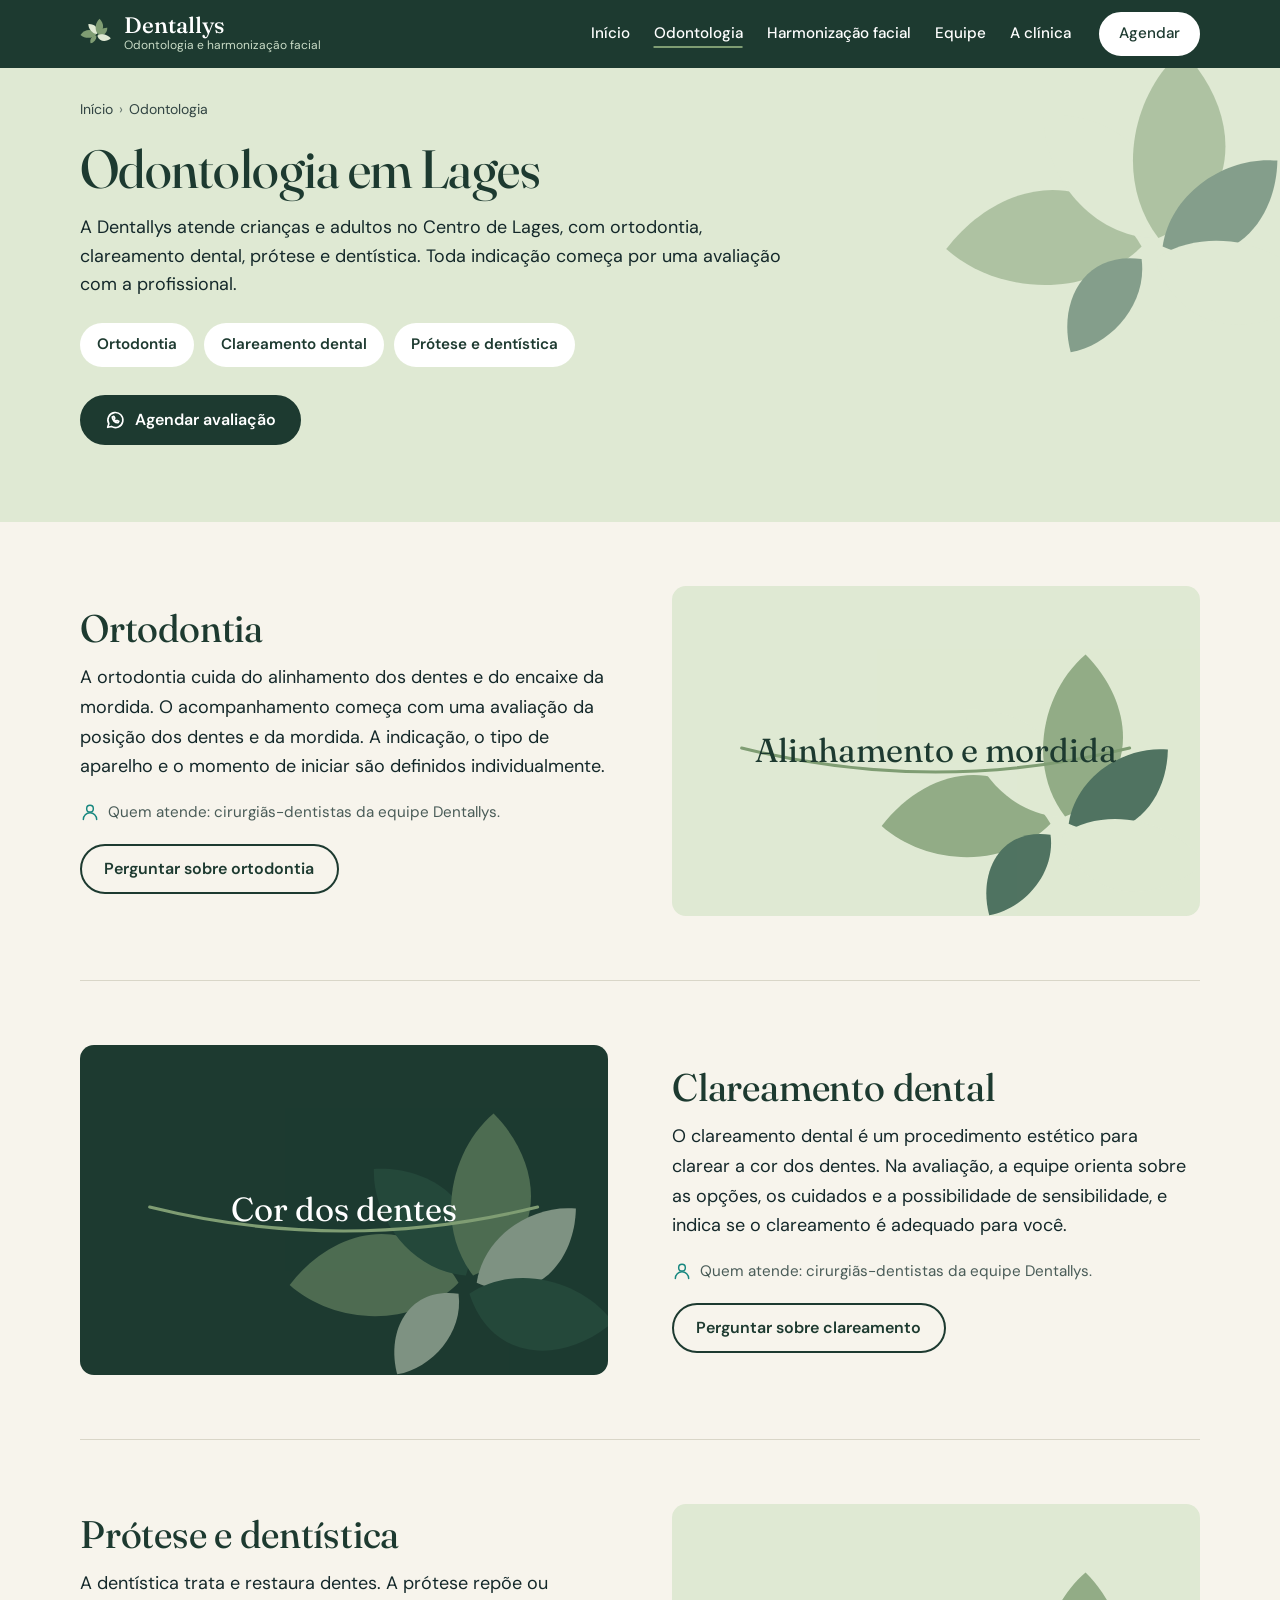
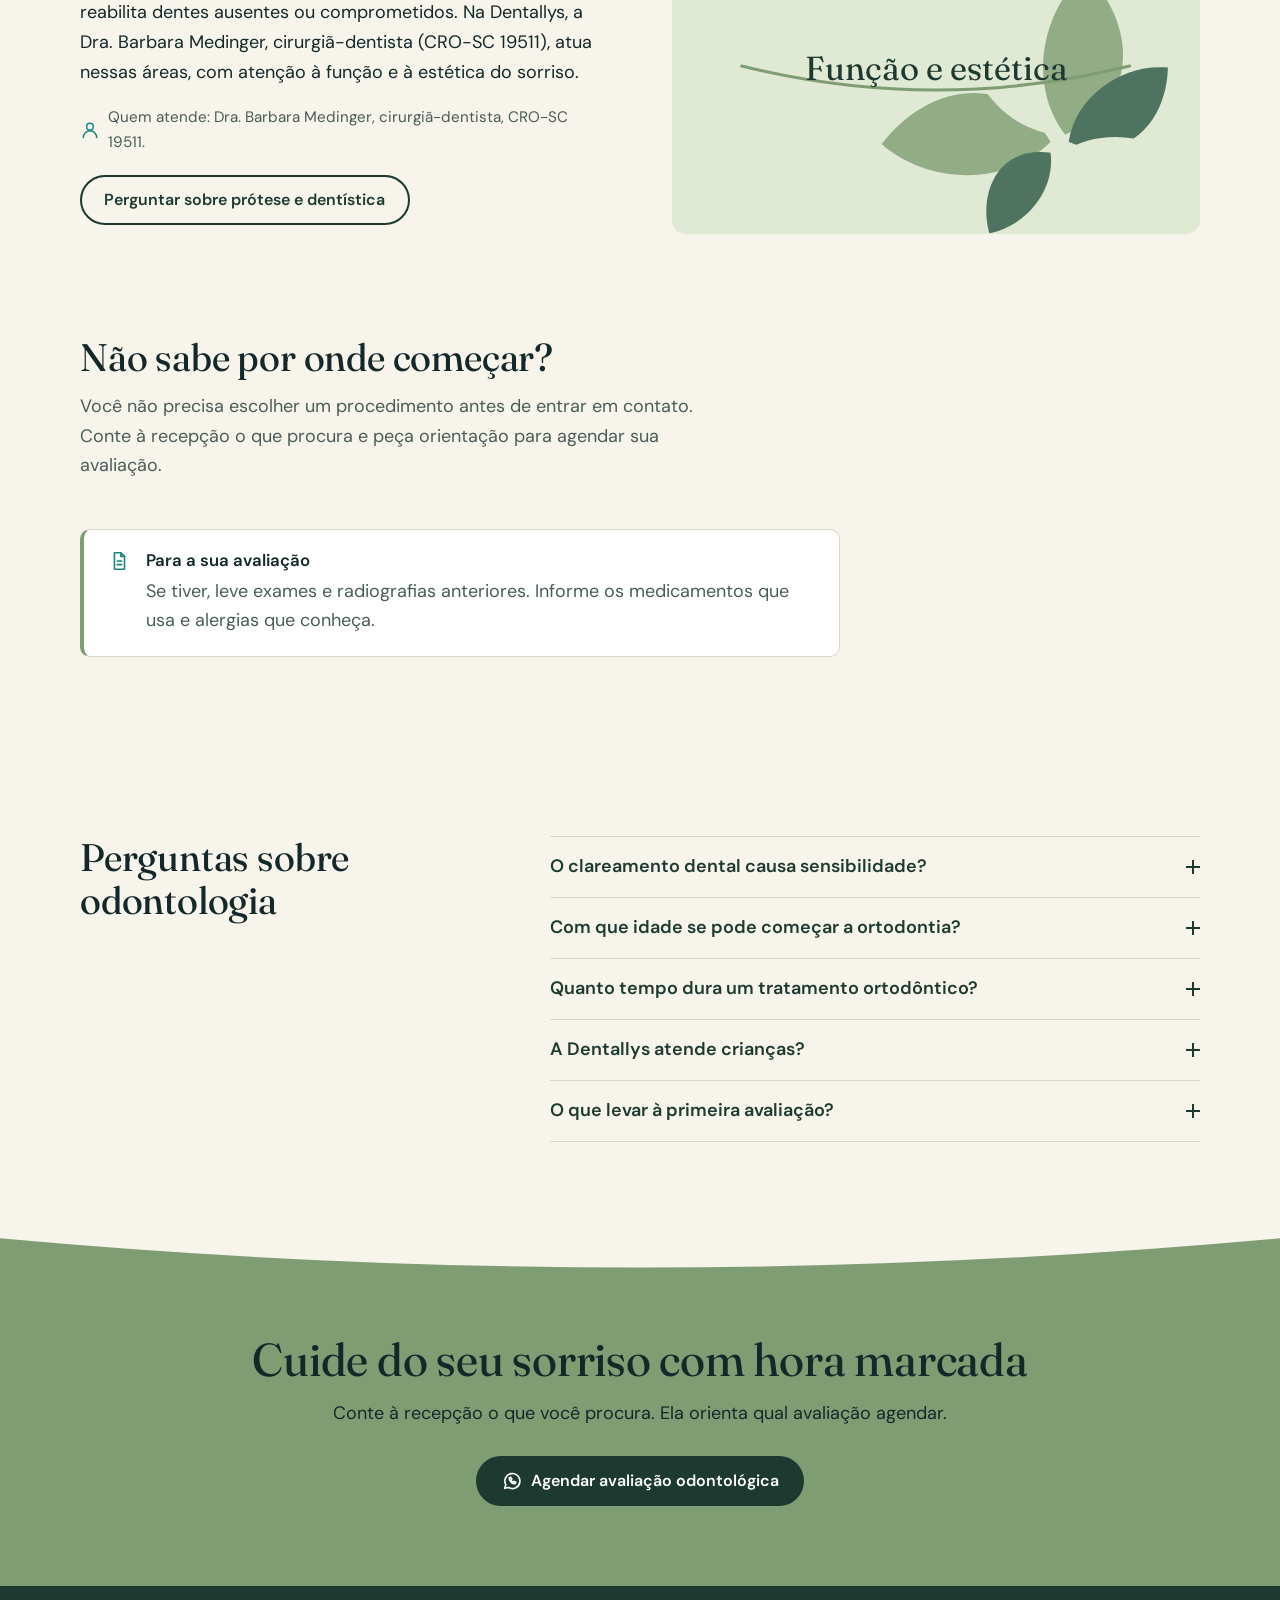
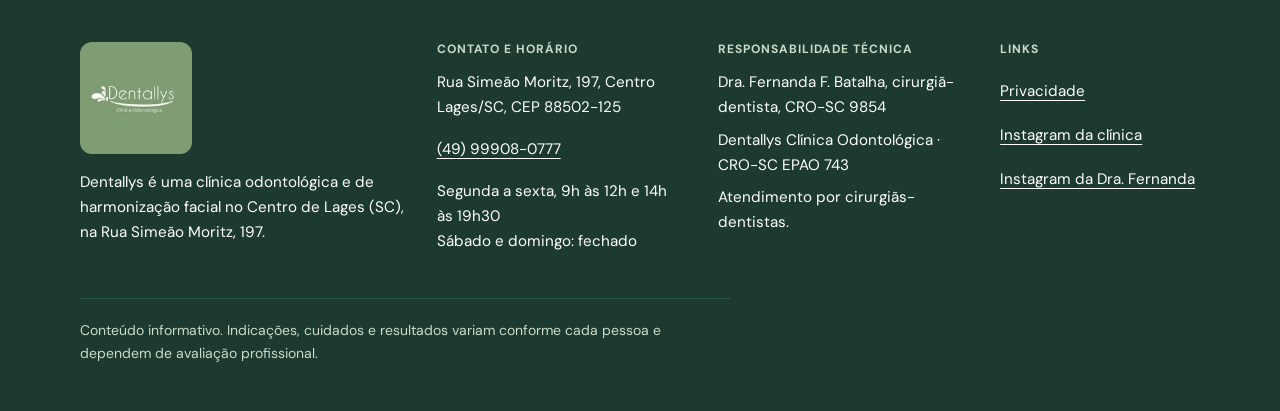
<file: odontologia.html>
<!doctype html>
<html lang="pt-BR">
<head>
<meta charset="utf-8">
<meta name="viewport" content="width=device-width, initial-scale=1">
<title>Odontologia em Lages: ortodontia, clareamento | Dentallys</title>
<meta name="description" content="Ortodontia, clareamento dental, prótese e dentística na Dentallys, em Lages. Conheça as áreas de atuação e agende uma avaliação.">
<meta name="robots" content="index,follow,max-image-preview:large">
<link rel="canonical" href="https://dentallys.vercel.app/odontologia">
<meta name="theme-color" content="#1d3a30">
<meta property="og:type" content="website">
<meta property="og:locale" content="pt_BR">
<meta property="og:site_name" content="Dentallys">
<meta property="og:title" content="Odontologia em Lages: ortodontia, clareamento | Dentallys">
<meta property="og:description" content="Ortodontia, clareamento dental, prótese e dentística na Dentallys, em Lages. Conheça as áreas de atuação e agende uma avaliação.">
<meta property="og:url" content="https://dentallys.vercel.app/odontologia">
<meta property="og:image" content="https://dentallys.vercel.app/assets/og-dentallys.jpg">
<meta property="og:image:width" content="1200">
<meta property="og:image:height" content="630">
<meta property="og:image:alt" content="Equipe da Dentallys no consultório, com o nome da clínica e a cidade de Lages, SC">
<meta name="twitter:card" content="summary_large_image">
<meta name="twitter:title" content="Odontologia em Lages: ortodontia, clareamento | Dentallys">
<meta name="twitter:description" content="Ortodontia, clareamento dental, prótese e dentística na Dentallys, em Lages. Conheça as áreas de atuação e agende uma avaliação.">
<meta name="twitter:image" content="https://dentallys.vercel.app/assets/og-dentallys.jpg">
<link rel="icon" href="/assets/favicon-32.png" type="image/png" sizes="32x32">
<link rel="apple-touch-icon" href="/assets/apple-touch-icon.png">
<link rel="preload" href="/assets/fonts/fraunces-latin-standard-normal.woff2" as="font" type="font/woff2" crossorigin>
<link rel="preload" href="/assets/fonts/dm-sans-latin-wght-normal.woff2" as="font" type="font/woff2" crossorigin>
<link rel="stylesheet" href="/css/site.css?v=455b83a1">
<script>(function(h){h.classList.add('js');try{if(h.hasAttribute('data-intro')&&!/[?&]sem-intro/.test(location.search)&&!matchMedia('(prefers-reduced-motion: reduce)').matches){var r=document.referrer;var ss;try{ss=sessionStorage}catch(e){}if((!r||new URL(r).host!==location.host)&&!(ss&&ss.getItem('dt-intro'))){h.classList.add('intro-on');try{ss&&ss.setItem('dt-intro','1')}catch(e){}}}}catch(e){}})(document.documentElement)</script>
<script src="/js/site.js?v=bfd9da79" defer></script>
<script type="application/ld+json">
{
 "@context": "https://schema.org",
 "@graph": [
  {
   "@type": "Dentist",
   "@id": "https://dentallys.vercel.app/#clinica",
   "name": "Dentallys Clínica Odontológica",
   "alternateName": "Dentallys",
   "description": "Dentallys é uma clínica odontológica e de harmonização facial no Centro de Lages (SC), na Rua Simeão Moritz, 197.",
   "url": "https://dentallys.vercel.app/",
   "logo": {
    "@type": "ImageObject",
    "url": "https://dentallys.vercel.app/assets/img/logo-150.webp",
    "width": 150,
    "height": 150
   },
   "image": "https://dentallys.vercel.app/assets/og-dentallys.jpg",
   "telephone": "+55-49-99908-0777",
   "address": {
    "@type": "PostalAddress",
    "streetAddress": "Rua Simeão Moritz, 197",
    "addressLocality": "Lages",
    "addressRegion": "SC",
    "postalCode": "88502-125",
    "addressCountry": "BR"
   },
   "hasMap": "https://www.google.com/maps/search/?api=1&query=Dentallys+Rua+Simeao+Moritz+197+Lages+SC",
   "areaServed": {
    "@type": "City",
    "name": "Lages"
   },
   "openingHoursSpecification": [
    {
     "@type": "OpeningHoursSpecification",
     "dayOfWeek": [
      "Monday",
      "Tuesday",
      "Wednesday",
      "Thursday",
      "Friday"
     ],
     "opens": "09:00",
     "closes": "12:00"
    },
    {
     "@type": "OpeningHoursSpecification",
     "dayOfWeek": [
      "Monday",
      "Tuesday",
      "Wednesday",
      "Thursday",
      "Friday"
     ],
     "opens": "14:00",
     "closes": "19:30"
    }
   ],
   "sameAs": [
    "https://www.instagram.com/clinicadentallys/"
   ],
   "identifier": {
    "@type": "PropertyValue",
    "propertyID": "CRO-SC EPAO",
    "value": "743"
   },
   "employee": [
    {
     "@id": "https://dentallys.vercel.app/#fernanda"
    },
    {
     "@id": "https://dentallys.vercel.app/#barbara"
    }
   ]
  },
  {
   "@type": "Person",
   "@id": "https://dentallys.vercel.app/#fernanda",
   "name": "Fernanda F. Batalha",
   "honorificPrefix": "Dra.",
   "jobTitle": "Cirurgiã-dentista",
   "identifier": {
    "@type": "PropertyValue",
    "propertyID": "CRO-SC",
    "value": "9854"
   },
   "worksFor": {
    "@id": "https://dentallys.vercel.app/#clinica"
   },
   "sameAs": [
    "https://www.instagram.com/febatalha/"
   ]
  },
  {
   "@type": "Person",
   "@id": "https://dentallys.vercel.app/#barbara",
   "name": "Barbara Medinger",
   "honorificPrefix": "Dra.",
   "jobTitle": "Cirurgiã-dentista",
   "identifier": {
    "@type": "PropertyValue",
    "propertyID": "CRO-SC",
    "value": "19511"
   },
   "worksFor": {
    "@id": "https://dentallys.vercel.app/#clinica"
   }
  },
  {
   "@type": "WebSite",
   "@id": "https://dentallys.vercel.app/#website",
   "url": "https://dentallys.vercel.app/",
   "name": "Dentallys",
   "inLanguage": "pt-BR",
   "publisher": {
    "@id": "https://dentallys.vercel.app/#clinica"
   }
  },
  {
   "@type": "MedicalWebPage",
   "@id": "https://dentallys.vercel.app/odontologia#pagina",
   "url": "https://dentallys.vercel.app/odontologia",
   "name": "Odontologia em Lages: ortodontia, clareamento | Dentallys",
   "inLanguage": "pt-BR",
   "isPartOf": {
    "@id": "https://dentallys.vercel.app/#website"
   },
   "about": {
    "@id": "https://dentallys.vercel.app/#clinica"
   },
   "breadcrumb": {
    "@id": "https://dentallys.vercel.app/odontologia#breadcrumb"
   }
  },
  {
   "@type": "BreadcrumbList",
   "@id": "https://dentallys.vercel.app/odontologia#breadcrumb",
   "itemListElement": [
    {
     "@type": "ListItem",
     "position": 1,
     "name": "Início",
     "item": "https://dentallys.vercel.app/"
    },
    {
     "@type": "ListItem",
     "position": 2,
     "name": "Odontologia",
     "item": "https://dentallys.vercel.app/odontologia"
    }
   ]
  },
  {
   "@type": "FAQPage",
   "@id": "https://dentallys.vercel.app/odontologia#faq",
   "mainEntity": [
    {
     "@type": "Question",
     "name": "O clareamento dental causa sensibilidade?",
     "acceptedAnswer": {
      "@type": "Answer",
      "text": "Algumas pessoas sentem sensibilidade. Na avaliação, a equipe orienta sobre os cuidados e indica se o clareamento é adequado para você."
     }
    },
    {
     "@type": "Question",
     "name": "Com que idade se pode começar a ortodontia?",
     "acceptedAnswer": {
      "@type": "Answer",
      "text": "Não existe uma idade única. A indicação e o momento de começar são definidos individualmente, na avaliação."
     }
    },
    {
     "@type": "Question",
     "name": "Quanto tempo dura um tratamento ortodôntico?",
     "acceptedAnswer": {
      "@type": "Answer",
      "text": "O tempo varia de pessoa para pessoa e é estimado depois da avaliação."
     }
    },
    {
     "@type": "Question",
     "name": "A Dentallys atende crianças?",
     "acceptedAnswer": {
      "@type": "Answer",
      "text": "Sim. O atendimento é para crianças e adultos, conforme a necessidade de cada paciente."
     }
    },
    {
     "@type": "Question",
     "name": "O que levar à primeira avaliação?",
     "acceptedAnswer": {
      "@type": "Answer",
      "text": "Se tiver, leve exames e radiografias anteriores. Informe os medicamentos que usa e as alergias que conhece."
     }
    }
   ]
  }
 ]
}
</script>
</head>
<body>
<a class="skip" href="#conteudo">Ir para o conteúdo</a>
<svg class="sprite" aria-hidden="true" focusable="false"><defs>
<symbol id="folha" viewBox="-4 -34 66 58"><path d="M0,0 C10,-22 38,-30 58,-22 C50,4 24,20 0,0 Z"/></symbol>
<symbol id="folhas" viewBox="0 0 200 200"><use href="#folha" x="-4" y="-34" width="66" height="58" transform="translate(96 104) rotate(-160) scale(1.5)" style="fill:var(--l1,#7f9d73)"/><use href="#folha" x="-4" y="-34" width="66" height="58" transform="translate(100 100) rotate(-110) scale(1.25)" style="fill:var(--l2,#dfe9d3)"/><use href="#folha" x="-4" y="-34" width="66" height="58" transform="translate(104 100) rotate(-62) scale(1.45)" style="fill:var(--l1,#7f9d73)"/><use href="#folha" x="-4" y="-34" width="66" height="58" transform="translate(106 104) rotate(-16) scale(1.1)" style="fill:var(--l3,#7f9d73)"/><use href="#folha" x="-4" y="-34" width="66" height="58" transform="translate(102 110) rotate(32) scale(1.3)" style="fill:var(--l2,#dfe9d3)"/><use href="#folha" x="-4" y="-34" width="66" height="58" transform="translate(96 110) rotate(148) scale(.9)" style="fill:var(--l3,#7f9d73)"/></symbol>
<symbol id="arco" viewBox="0 0 400 40"><path pathLength="100" d="M6 10 Q200 58 394 10" fill="none" stroke="currentColor" stroke-width="3" stroke-linecap="round" vector-effect="non-scaling-stroke"/></symbol>
<symbol id="i-wa" viewBox="0 0 24 24"><path d="M4 20l1.3-3.9A8.2 8.2 0 1 1 8.1 19z"/><path d="M9 8.8c0 3.4 2.8 6.2 6.2 6.2l1-1.6-2-1-1 .8a4 4 0 0 1-2.2-2.2l.8-1-1-2z"/></symbol>
<symbol id="i-tel" viewBox="0 0 24 24"><path d="M5 4h3l2 5-2.5 1.5a11 11 0 0 0 6 6L15 14l5 2v3a2 2 0 0 1-2 2A16 16 0 0 1 3 6a2 2 0 0 1 2-2z"/></symbol>
<symbol id="i-pin" viewBox="0 0 24 24"><path d="M12 21s-7-6.2-7-11a7 7 0 0 1 14 0c0 4.8-7 11-7 11z"/><circle cx="12" cy="10" r="2.5"/></symbol>
<symbol id="i-clock" viewBox="0 0 24 24"><circle cx="12" cy="12" r="9"/><path d="M12 7v5l3 2"/></symbol>
<symbol id="i-arrow" viewBox="0 0 24 24"><path d="M5 12h14M13 6l6 6-6 6"/></symbol>
<symbol id="i-user" viewBox="0 0 24 24"><circle cx="12" cy="8" r="4"/><path d="M4 21a8 8 0 0 1 16 0"/></symbol>
<symbol id="i-doc" viewBox="0 0 24 24"><path d="M7 3h7l4 4v14H7z"/><path d="M14 3v4h4M10 12h5M10 16h5"/></symbol>
</defs></svg>
<header class="site-header">
<div class="header-in">
<a class="brand" href="/" aria-label="Dentallys, página inicial"><svg class="brand-mark" viewBox="0 0 200 200" width="34" height="34" aria-hidden="true"><use href="#folhas"/></svg><span><span class="brand-name">Dentallys</span><span class="brand-sub">Odontologia e harmonização facial</span></span></a>
<button class="menu-btn" type="button" aria-expanded="false" aria-controls="menu">Menu</button>
<nav class="site-nav" id="menu" aria-label="Principal">
<ul><li><a href="/">Início</a></li><li><a href="/odontologia" aria-current="page">Odontologia</a></li><li data-area="harmonizacao"><a href="/harmonizacao-facial">Harmonização facial</a></li><li><a href="/equipe">Equipe</a></li><li><a href="/a-clinica">A clínica</a></li><li class="nav-extra"><a href="tel:+5549999080777">Ligar: (49) 99908-0777</a></li><li class="nav-extra"><a href="https://www.google.com/maps/search/?api=1&query=Dentallys+Rua+Simeao+Moritz+197+Lages+SC" target="_blank" rel="noopener noreferrer">Como chegar</a></li><li><a class="btn btn-white" href="https://wa.me/5549999080777?text=Ol%C3%A1%21%20Gostaria%20de%20agendar%20uma%20avalia%C3%A7%C3%A3o%20na%20Dentallys." target="_blank" rel="noopener noreferrer">Agendar</a></li></ul>
</nav>
</div>
</header>
<main id="conteudo">
<section class="page-head ph-odonto"><div class="leaves " aria-hidden="true"><svg viewBox="0 0 200 200" width="200" height="200"><use href="#folhas"/></svg></div><div class="wrap"><nav class="crumbs" aria-label="Você está em"><ol><li><a href="/">Início</a></li><li><a href="/odontologia" aria-current="page">Odontologia</a></li></ol></nav><h1>Odontologia em Lages</h1><p class="lead">A Dentallys atende crianças e adultos no Centro de Lages, com ortodontia, clareamento dental, prótese e dentística. Toda indicação começa por uma avaliação com a profissional.</p><ul class="chips"><li><a href="#ortodontia">Ortodontia</a></li><li><a href="#clareamento">Clareamento dental</a></li><li><a href="#protese-dentistica">Prótese e dentística</a></li></ul><div class="actions"><a class="btn" href="https://wa.me/5549999080777?text=Ol%C3%A1%21%20Gostaria%20de%20agendar%20uma%20avalia%C3%A7%C3%A3o%20odontol%C3%B3gica%20na%20Dentallys." target="_blank" rel="noopener noreferrer"><svg class="ico" width="22" height="22" aria-hidden="true" focusable="false"><use href="#i-wa"/></svg>Agendar avaliação</a></div></div></section>
<div class="wrap">
<section class="topic reveal" id="ortodontia" aria-labelledby="ortodontia-t">
<div><h2 id="ortodontia-t">Ortodontia</h2><p>A ortodontia cuida do alinhamento dos dentes e do encaixe da mordida. O acompanhamento começa com uma avaliação da posição dos dentes e da mordida. A indicação, o tipo de aparelho e o momento de iniciar são definidos individualmente.</p><p class="who"><svg class="ico" width="22" height="22" aria-hidden="true" focusable="false"><use href="#i-user"/></svg>Quem atende: cirurgiãs-dentistas da equipe Dentallys.</p><a class="btn btn-line" href="https://wa.me/5549999080777?text=Ol%C3%A1%21%20Gostaria%20de%20informa%C3%A7%C3%B5es%20sobre%20ortodontia%20na%20Dentallys." target="_blank" rel="noopener noreferrer">Perguntar sobre ortodontia</a></div>
<div class="panel " aria-hidden="true"><div class="leaves " aria-hidden="true"><svg viewBox="0 0 200 200" width="200" height="200"><use href="#folhas"/></svg></div><svg class="arc" width="300" height="40"><use href="#arco"/></svg><span>Alinhamento e mordida</span></div>
</section>
<section class="topic reveal" id="clareamento" aria-labelledby="clareamento-t">
<div><h2 id="clareamento-t">Clareamento dental</h2><p>O clareamento dental é um procedimento estético para clarear a cor dos dentes. Na avaliação, a equipe orienta sobre as opções, os cuidados e a possibilidade de sensibilidade, e indica se o clareamento é adequado para você.</p><p class="who"><svg class="ico" width="22" height="22" aria-hidden="true" focusable="false"><use href="#i-user"/></svg>Quem atende: cirurgiãs-dentistas da equipe Dentallys.</p><a class="btn btn-line" href="https://wa.me/5549999080777?text=Ol%C3%A1%21%20Gostaria%20de%20informa%C3%A7%C3%B5es%20sobre%20clareamento%20dental%20na%20Dentallys." target="_blank" rel="noopener noreferrer">Perguntar sobre clareamento</a></div>
<div class="panel p3" aria-hidden="true"><div class="leaves " aria-hidden="true"><svg viewBox="0 0 200 200" width="200" height="200"><use href="#folhas"/></svg></div><svg class="arc" width="300" height="40"><use href="#arco"/></svg><span>Cor dos dentes</span></div>
</section>
<section class="topic reveal" id="protese-dentistica" aria-labelledby="protese-dentistica-t">
<div><h2 id="protese-dentistica-t">Prótese e dentística</h2><p>A dentística trata e restaura dentes. A prótese repõe ou reabilita dentes ausentes ou comprometidos. Na Dentallys, a Dra. Barbara Medinger, cirurgiã-dentista (CRO-SC 19511), atua nessas áreas, com atenção à função e à estética do sorriso.</p><p class="who"><svg class="ico" width="22" height="22" aria-hidden="true" focusable="false"><use href="#i-user"/></svg>Quem atende: Dra. Barbara Medinger, cirurgiã-dentista, CRO-SC 19511.</p><a class="btn btn-line" href="https://wa.me/5549999080777?text=Ol%C3%A1%21%20Gostaria%20de%20informa%C3%A7%C3%B5es%20sobre%20pr%C3%B3tese%20e%20dent%C3%ADstica%20com%20a%20Dra.%20Barbara%20na%20Dentallys." target="_blank" rel="noopener noreferrer">Perguntar sobre prótese e dentística</a></div>
<div class="panel " aria-hidden="true"><div class="leaves " aria-hidden="true"><svg viewBox="0 0 200 200" width="200" height="200"><use href="#folhas"/></svg></div><svg class="arc" width="300" height="40"><use href="#arco"/></svg><span>Função e estética</span></div>
</section>
</div>
<section class="sec" style="padding-top:clamp(24px,3vw,40px)" aria-labelledby="comecar-t"><div class="wrap">
<div class="sec-head reveal"><h2 id="comecar-t">Não sabe por onde começar?</h2><p>Você não precisa escolher um procedimento antes de entrar em contato. Conte à recepção o que procura e peça orientação para agendar sua avaliação.</p></div>
<div class="tip reveal"><svg class="ico" width="22" height="22" aria-hidden="true" focusable="false"><use href="#i-doc"/></svg><div><h3>Para a sua avaliação</h3><p>Se tiver, leve exames e radiografias anteriores. Informe os medicamentos que usa e alergias que conheça.</p></div></div>
</div></section>
<section class="sec" id="duvidas" aria-labelledby="faq-t"><div class="wrap faq-grid"><div class="reveal"><h2 id="faq-t">Perguntas sobre odontologia</h2></div><div class="faq reveal">
<details><summary>O clareamento dental causa sensibilidade?</summary><p>Algumas pessoas sentem sensibilidade. Na avaliação, a equipe orienta sobre os cuidados e indica se o clareamento é adequado para você.</p></details>
<details><summary>Com que idade se pode começar a ortodontia?</summary><p>Não existe uma idade única. A indicação e o momento de começar são definidos individualmente, na avaliação.</p></details>
<details><summary>Quanto tempo dura um tratamento ortodôntico?</summary><p>O tempo varia de pessoa para pessoa e é estimado depois da avaliação.</p></details>
<details><summary>A Dentallys atende crianças?</summary><p>Sim. O atendimento é para crianças e adultos, conforme a necessidade de cada paciente.</p></details>
<details><summary>O que levar à primeira avaliação?</summary><p>Se tiver, leve exames e radiografias anteriores. Informe os medicamentos que usa e as alergias que conhece.</p></details>
</div></div></section>
<section class="closing" aria-labelledby="fim-t"><svg class="closing-arc" viewBox="0 0 1440 56" width="100%" height="40" preserveAspectRatio="none" aria-hidden="true"><path d="M0 0 H1440 V8 Q720 72 0 8 Z"/></svg>
<div class="wrap reveal"><h2 id="fim-t">Cuide do seu sorriso com hora marcada</h2><p>Conte à recepção o que você procura. Ela orienta qual avaliação agendar.</p>
<div class="actions"><a class="btn" href="https://wa.me/5549999080777?text=Ol%C3%A1%21%20Gostaria%20de%20agendar%20uma%20avalia%C3%A7%C3%A3o%20odontol%C3%B3gica%20na%20Dentallys." target="_blank" rel="noopener noreferrer"><svg class="ico" width="22" height="22" aria-hidden="true" focusable="false"><use href="#i-wa"/></svg>Agendar avaliação odontológica</a></div></div>
</section>
</main>
<footer class="site-footer">
<div class="wrap">
<div class="foot-grid">
<div>
<div class="seal-logo"><img src="/assets/img/logo-150.webp" width="96" height="96" alt="Logotipo da Dentallys" loading="lazy" decoding="async"></div>
<p>Dentallys é uma clínica odontológica e de harmonização facial no Centro de Lages (SC), na Rua Simeão Moritz, 197.</p>
</div>
<div>
<h2>Contato e horário</h2>
<address><p>Rua Simeão Moritz, 197, Centro<br>Lages/SC, CEP 88502-125</p>
<p><a href="tel:+5549999080777">(49) 99908-0777</a></p></address>
<p>Segunda a sexta, 9h às 12h e 14h às 19h30<br>Sábado e domingo: fechado</p>
</div>
<div>
<h2>Responsabilidade técnica</h2>
<p>Dra. Fernanda F. Batalha, cirurgiã-dentista, CRO-SC 9854</p>
<p>Dentallys Clínica Odontológica · CRO-SC EPAO 743</p>
<p>Atendimento por cirurgiãs-dentistas.</p>
</div>
<div>
<h2>Links</h2>
<ul>
<li><a href="/privacidade">Privacidade</a></li>
<li><a href="https://www.instagram.com/clinicadentallys/" target="_blank" rel="noopener noreferrer">Instagram da clínica</a></li>
<li><a href="https://www.instagram.com/febatalha/" target="_blank" rel="noopener noreferrer">Instagram da Dra. Fernanda</a></li>
</ul>
</div>
</div>
<p class="foot-note">Conteúdo informativo. Indicações, cuidados e resultados variam conforme cada pessoa e dependem de avaliação profissional.</p>
</div>
</footer>
<div class="dock" aria-label="Contato rápido"><a class="btn btn-white" href="https://wa.me/5549999080777?text=Ol%C3%A1%21%20Gostaria%20de%20agendar%20uma%20avalia%C3%A7%C3%A3o%20na%20Dentallys." target="_blank" rel="noopener noreferrer">Agendar avaliação</a><a class="btn btn-line" href="https://www.google.com/maps/search/?api=1&query=Dentallys+Rua+Simeao+Moritz+197+Lages+SC" target="_blank" rel="noopener noreferrer">Como chegar</a></div>
</body>
</html>
</file>
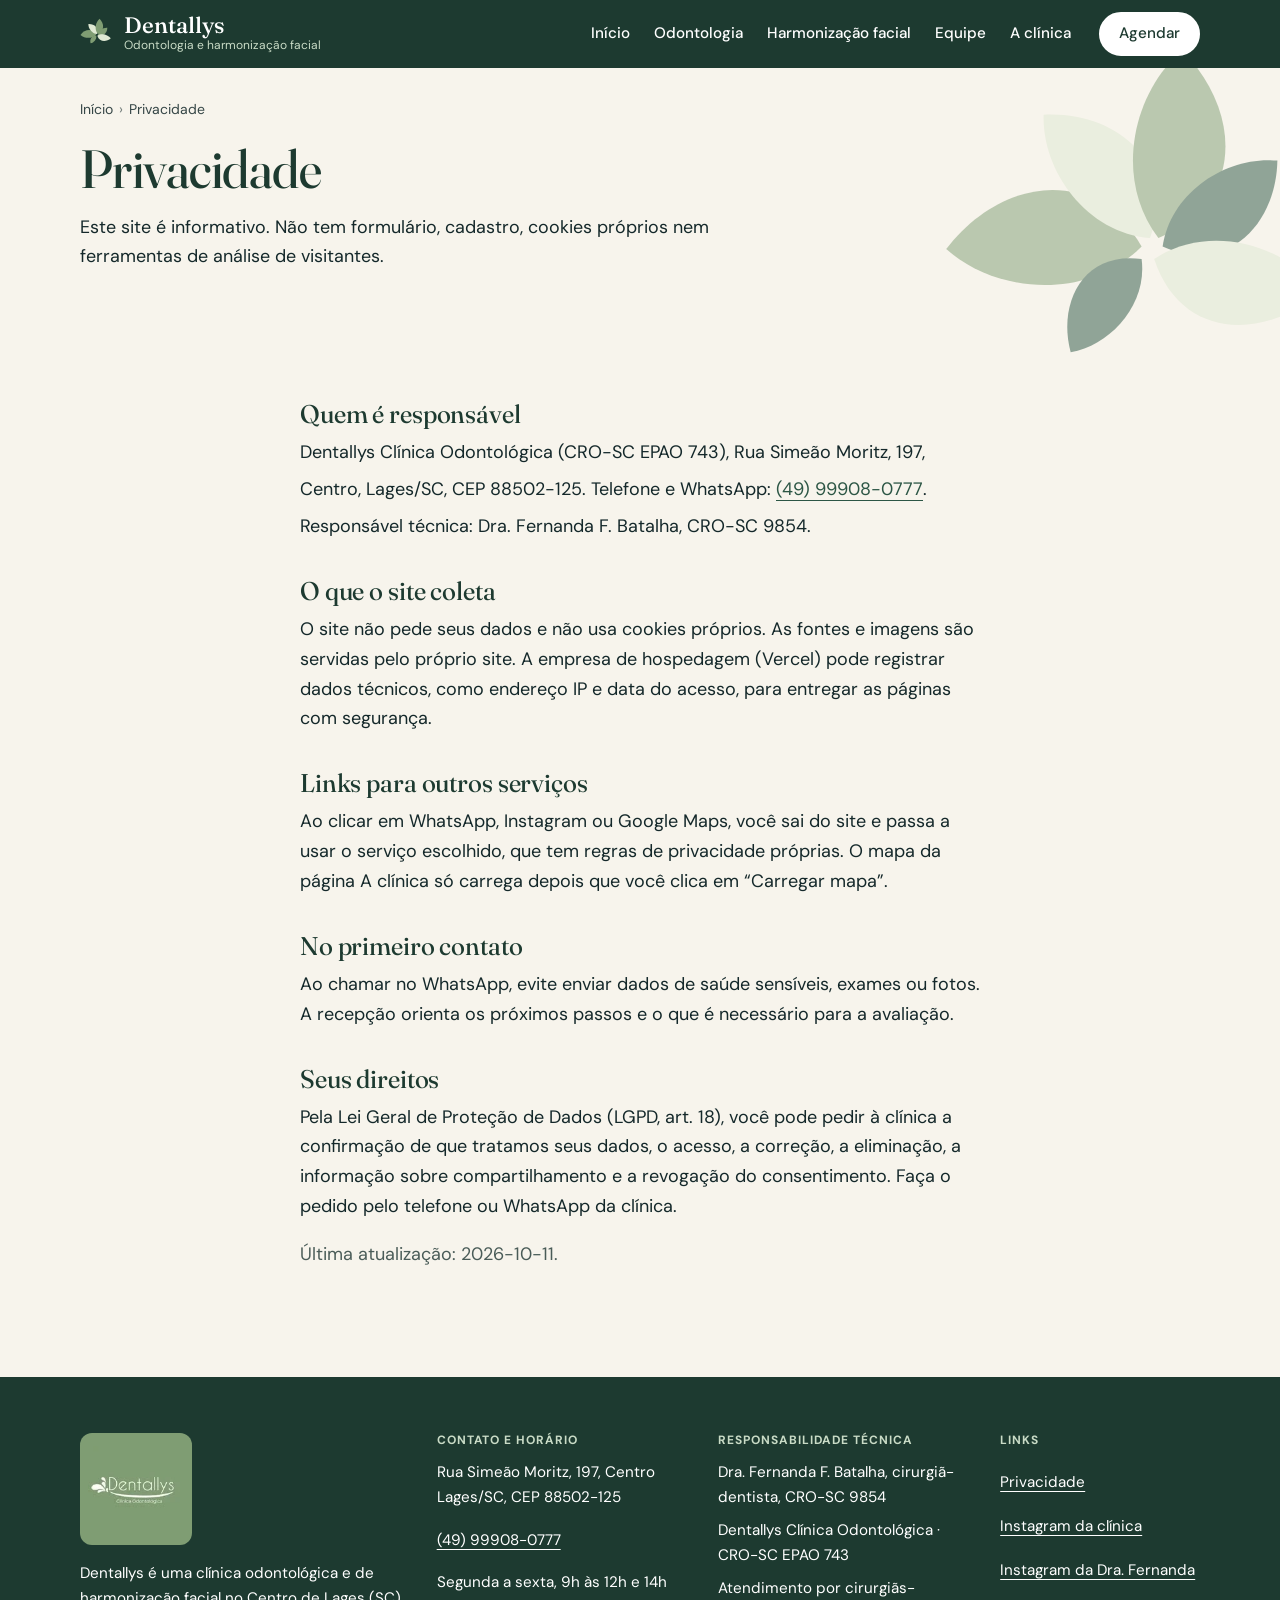
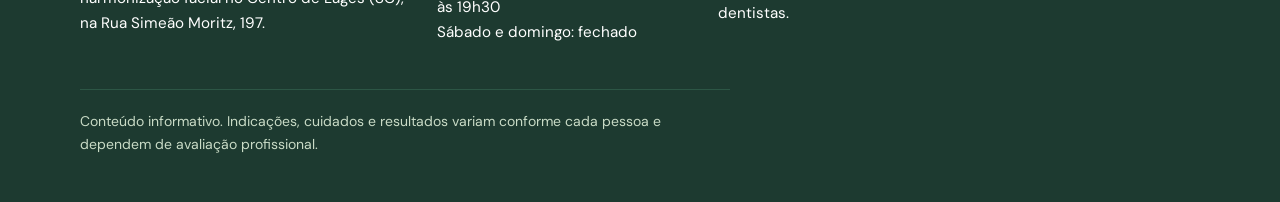
<file: privacidade.html>
<!doctype html>
<html lang="pt-BR">
<head>
<meta charset="utf-8">
<meta name="viewport" content="width=device-width, initial-scale=1">
<title>Privacidade | Dentallys · Clínica em Lages, SC</title>
<meta name="description" content="Como o site da Dentallys trata a sua privacidade: sem formulário, sem cookies próprios e sem analytics. Seus direitos pela LGPD.">
<meta name="robots" content="index,follow,max-image-preview:large">
<link rel="canonical" href="https://dentallys.vercel.app/privacidade">
<meta name="theme-color" content="#1d3a30">
<meta property="og:type" content="website">
<meta property="og:locale" content="pt_BR">
<meta property="og:site_name" content="Dentallys">
<meta property="og:title" content="Privacidade | Dentallys · Clínica em Lages, SC">
<meta property="og:description" content="Como o site da Dentallys trata a sua privacidade: sem formulário, sem cookies próprios e sem analytics. Seus direitos pela LGPD.">
<meta property="og:url" content="https://dentallys.vercel.app/privacidade">
<meta property="og:image" content="https://dentallys.vercel.app/assets/og-dentallys.jpg">
<meta property="og:image:width" content="1200">
<meta property="og:image:height" content="630">
<meta property="og:image:alt" content="Equipe da Dentallys no consultório, com o nome da clínica e a cidade de Lages, SC">
<meta name="twitter:card" content="summary_large_image">
<meta name="twitter:title" content="Privacidade | Dentallys · Clínica em Lages, SC">
<meta name="twitter:description" content="Como o site da Dentallys trata a sua privacidade: sem formulário, sem cookies próprios e sem analytics. Seus direitos pela LGPD.">
<meta name="twitter:image" content="https://dentallys.vercel.app/assets/og-dentallys.jpg">
<link rel="icon" href="/assets/favicon-32.png" type="image/png" sizes="32x32">
<link rel="apple-touch-icon" href="/assets/apple-touch-icon.png">
<link rel="preload" href="/assets/fonts/fraunces-latin-standard-normal.woff2" as="font" type="font/woff2" crossorigin>
<link rel="preload" href="/assets/fonts/dm-sans-latin-wght-normal.woff2" as="font" type="font/woff2" crossorigin>
<link rel="stylesheet" href="/css/site.css?v=455b83a1">
<script>(function(h){h.classList.add('js');try{if(h.hasAttribute('data-intro')&&!/[?&]sem-intro/.test(location.search)&&!matchMedia('(prefers-reduced-motion: reduce)').matches){var r=document.referrer;var ss;try{ss=sessionStorage}catch(e){}if((!r||new URL(r).host!==location.host)&&!(ss&&ss.getItem('dt-intro'))){h.classList.add('intro-on');try{ss&&ss.setItem('dt-intro','1')}catch(e){}}}}catch(e){}})(document.documentElement)</script>
<script src="/js/site.js?v=bfd9da79" defer></script>
<script type="application/ld+json">
{
 "@context": "https://schema.org",
 "@graph": [
  {
   "@type": "Dentist",
   "@id": "https://dentallys.vercel.app/#clinica",
   "name": "Dentallys Clínica Odontológica",
   "alternateName": "Dentallys",
   "description": "Dentallys é uma clínica odontológica e de harmonização facial no Centro de Lages (SC), na Rua Simeão Moritz, 197.",
   "url": "https://dentallys.vercel.app/",
   "logo": {
    "@type": "ImageObject",
    "url": "https://dentallys.vercel.app/assets/img/logo-150.webp",
    "width": 150,
    "height": 150
   },
   "image": "https://dentallys.vercel.app/assets/og-dentallys.jpg",
   "telephone": "+55-49-99908-0777",
   "address": {
    "@type": "PostalAddress",
    "streetAddress": "Rua Simeão Moritz, 197",
    "addressLocality": "Lages",
    "addressRegion": "SC",
    "postalCode": "88502-125",
    "addressCountry": "BR"
   },
   "hasMap": "https://www.google.com/maps/search/?api=1&query=Dentallys+Rua+Simeao+Moritz+197+Lages+SC",
   "areaServed": {
    "@type": "City",
    "name": "Lages"
   },
   "openingHoursSpecification": [
    {
     "@type": "OpeningHoursSpecification",
     "dayOfWeek": [
      "Monday",
      "Tuesday",
      "Wednesday",
      "Thursday",
      "Friday"
     ],
     "opens": "09:00",
     "closes": "12:00"
    },
    {
     "@type": "OpeningHoursSpecification",
     "dayOfWeek": [
      "Monday",
      "Tuesday",
      "Wednesday",
      "Thursday",
      "Friday"
     ],
     "opens": "14:00",
     "closes": "19:30"
    }
   ],
   "sameAs": [
    "https://www.instagram.com/clinicadentallys/"
   ],
   "identifier": {
    "@type": "PropertyValue",
    "propertyID": "CRO-SC EPAO",
    "value": "743"
   },
   "employee": [
    {
     "@id": "https://dentallys.vercel.app/#fernanda"
    },
    {
     "@id": "https://dentallys.vercel.app/#barbara"
    }
   ]
  },
  {
   "@type": "Person",
   "@id": "https://dentallys.vercel.app/#fernanda",
   "name": "Fernanda F. Batalha",
   "honorificPrefix": "Dra.",
   "jobTitle": "Cirurgiã-dentista",
   "identifier": {
    "@type": "PropertyValue",
    "propertyID": "CRO-SC",
    "value": "9854"
   },
   "worksFor": {
    "@id": "https://dentallys.vercel.app/#clinica"
   },
   "sameAs": [
    "https://www.instagram.com/febatalha/"
   ]
  },
  {
   "@type": "Person",
   "@id": "https://dentallys.vercel.app/#barbara",
   "name": "Barbara Medinger",
   "honorificPrefix": "Dra.",
   "jobTitle": "Cirurgiã-dentista",
   "identifier": {
    "@type": "PropertyValue",
    "propertyID": "CRO-SC",
    "value": "19511"
   },
   "worksFor": {
    "@id": "https://dentallys.vercel.app/#clinica"
   }
  },
  {
   "@type": "WebSite",
   "@id": "https://dentallys.vercel.app/#website",
   "url": "https://dentallys.vercel.app/",
   "name": "Dentallys",
   "inLanguage": "pt-BR",
   "publisher": {
    "@id": "https://dentallys.vercel.app/#clinica"
   }
  },
  {
   "@type": "WebPage",
   "@id": "https://dentallys.vercel.app/privacidade#pagina",
   "url": "https://dentallys.vercel.app/privacidade",
   "name": "Privacidade | Dentallys · Clínica em Lages, SC",
   "inLanguage": "pt-BR",
   "isPartOf": {
    "@id": "https://dentallys.vercel.app/#website"
   },
   "about": {
    "@id": "https://dentallys.vercel.app/#clinica"
   },
   "breadcrumb": {
    "@id": "https://dentallys.vercel.app/privacidade#breadcrumb"
   }
  },
  {
   "@type": "BreadcrumbList",
   "@id": "https://dentallys.vercel.app/privacidade#breadcrumb",
   "itemListElement": [
    {
     "@type": "ListItem",
     "position": 1,
     "name": "Início",
     "item": "https://dentallys.vercel.app/"
    },
    {
     "@type": "ListItem",
     "position": 2,
     "name": "Privacidade",
     "item": "https://dentallys.vercel.app/privacidade"
    }
   ]
  }
 ]
}
</script>
</head>
<body>
<a class="skip" href="#conteudo">Ir para o conteúdo</a>
<svg class="sprite" aria-hidden="true" focusable="false"><defs>
<symbol id="folha" viewBox="-4 -34 66 58"><path d="M0,0 C10,-22 38,-30 58,-22 C50,4 24,20 0,0 Z"/></symbol>
<symbol id="folhas" viewBox="0 0 200 200"><use href="#folha" x="-4" y="-34" width="66" height="58" transform="translate(96 104) rotate(-160) scale(1.5)" style="fill:var(--l1,#7f9d73)"/><use href="#folha" x="-4" y="-34" width="66" height="58" transform="translate(100 100) rotate(-110) scale(1.25)" style="fill:var(--l2,#dfe9d3)"/><use href="#folha" x="-4" y="-34" width="66" height="58" transform="translate(104 100) rotate(-62) scale(1.45)" style="fill:var(--l1,#7f9d73)"/><use href="#folha" x="-4" y="-34" width="66" height="58" transform="translate(106 104) rotate(-16) scale(1.1)" style="fill:var(--l3,#7f9d73)"/><use href="#folha" x="-4" y="-34" width="66" height="58" transform="translate(102 110) rotate(32) scale(1.3)" style="fill:var(--l2,#dfe9d3)"/><use href="#folha" x="-4" y="-34" width="66" height="58" transform="translate(96 110) rotate(148) scale(.9)" style="fill:var(--l3,#7f9d73)"/></symbol>
<symbol id="arco" viewBox="0 0 400 40"><path pathLength="100" d="M6 10 Q200 58 394 10" fill="none" stroke="currentColor" stroke-width="3" stroke-linecap="round" vector-effect="non-scaling-stroke"/></symbol>
<symbol id="i-wa" viewBox="0 0 24 24"><path d="M4 20l1.3-3.9A8.2 8.2 0 1 1 8.1 19z"/><path d="M9 8.8c0 3.4 2.8 6.2 6.2 6.2l1-1.6-2-1-1 .8a4 4 0 0 1-2.2-2.2l.8-1-1-2z"/></symbol>
<symbol id="i-tel" viewBox="0 0 24 24"><path d="M5 4h3l2 5-2.5 1.5a11 11 0 0 0 6 6L15 14l5 2v3a2 2 0 0 1-2 2A16 16 0 0 1 3 6a2 2 0 0 1 2-2z"/></symbol>
<symbol id="i-pin" viewBox="0 0 24 24"><path d="M12 21s-7-6.2-7-11a7 7 0 0 1 14 0c0 4.8-7 11-7 11z"/><circle cx="12" cy="10" r="2.5"/></symbol>
<symbol id="i-clock" viewBox="0 0 24 24"><circle cx="12" cy="12" r="9"/><path d="M12 7v5l3 2"/></symbol>
<symbol id="i-arrow" viewBox="0 0 24 24"><path d="M5 12h14M13 6l6 6-6 6"/></symbol>
<symbol id="i-user" viewBox="0 0 24 24"><circle cx="12" cy="8" r="4"/><path d="M4 21a8 8 0 0 1 16 0"/></symbol>
<symbol id="i-doc" viewBox="0 0 24 24"><path d="M7 3h7l4 4v14H7z"/><path d="M14 3v4h4M10 12h5M10 16h5"/></symbol>
</defs></svg>
<header class="site-header">
<div class="header-in">
<a class="brand" href="/" aria-label="Dentallys, página inicial"><svg class="brand-mark" viewBox="0 0 200 200" width="34" height="34" aria-hidden="true"><use href="#folhas"/></svg><span><span class="brand-name">Dentallys</span><span class="brand-sub">Odontologia e harmonização facial</span></span></a>
<button class="menu-btn" type="button" aria-expanded="false" aria-controls="menu">Menu</button>
<nav class="site-nav" id="menu" aria-label="Principal">
<ul><li><a href="/">Início</a></li><li><a href="/odontologia">Odontologia</a></li><li data-area="harmonizacao"><a href="/harmonizacao-facial">Harmonização facial</a></li><li><a href="/equipe">Equipe</a></li><li><a href="/a-clinica">A clínica</a></li><li class="nav-extra"><a href="tel:+5549999080777">Ligar: (49) 99908-0777</a></li><li class="nav-extra"><a href="https://www.google.com/maps/search/?api=1&query=Dentallys+Rua+Simeao+Moritz+197+Lages+SC" target="_blank" rel="noopener noreferrer">Como chegar</a></li><li><a class="btn btn-white" href="https://wa.me/5549999080777?text=Ol%C3%A1%21%20Gostaria%20de%20agendar%20uma%20avalia%C3%A7%C3%A3o%20na%20Dentallys." target="_blank" rel="noopener noreferrer">Agendar</a></li></ul>
</nav>
</div>
</header>
<main id="conteudo">
<section class="page-head ph-cream"><div class="leaves " aria-hidden="true"><svg viewBox="0 0 200 200" width="200" height="200"><use href="#folhas"/></svg></div><div class="wrap"><nav class="crumbs" aria-label="Você está em"><ol><li><a href="/">Início</a></li><li><a href="/privacidade" aria-current="page">Privacidade</a></li></ol></nav><h1>Privacidade</h1><p class="lead">Este site é informativo. Não tem formulário, cadastro, cookies próprios nem ferramentas de análise de visitantes.</p></div></section>
<article class="wrap prose sec" style="padding-top:0">
<h2>Quem é responsável</h2>
<p>Dentallys Clínica Odontológica (CRO-SC EPAO 743), Rua Simeão Moritz, 197, Centro, Lages/SC, CEP 88502-125. Telefone e WhatsApp: <a href="tel:+5549999080777">(49) 99908-0777</a>. Responsável técnica: Dra. Fernanda F. Batalha, CRO-SC 9854.</p>
<h2>O que o site coleta</h2>
<p>O site não pede seus dados e não usa cookies próprios. As fontes e imagens são servidas pelo próprio site. A empresa de hospedagem (Vercel) pode registrar dados técnicos, como endereço IP e data do acesso, para entregar as páginas com segurança.</p>
<h2>Links para outros serviços</h2>
<p>Ao clicar em WhatsApp, Instagram ou Google Maps, você sai do site e passa a usar o serviço escolhido, que tem regras de privacidade próprias. O mapa da página A clínica só carrega depois que você clica em “Carregar mapa”.</p>
<h2>No primeiro contato</h2>
<p>Ao chamar no WhatsApp, evite enviar dados de saúde sensíveis, exames ou fotos. A recepção orienta os próximos passos e o que é necessário para a avaliação.</p>
<h2>Seus direitos</h2>
<p>Pela Lei Geral de Proteção de Dados (LGPD, art. 18), você pode pedir à clínica a confirmação de que tratamos seus dados, o acesso, a correção, a eliminação, a informação sobre compartilhamento e a revogação do consentimento. Faça o pedido pelo telefone ou WhatsApp da clínica.</p>
<p class="muted">Última atualização: 2026-10-11.</p>
</article>
</main>
<footer class="site-footer">
<div class="wrap">
<div class="foot-grid">
<div>
<div class="seal-logo"><img src="/assets/img/logo-150.webp" width="96" height="96" alt="Logotipo da Dentallys" loading="lazy" decoding="async"></div>
<p>Dentallys é uma clínica odontológica e de harmonização facial no Centro de Lages (SC), na Rua Simeão Moritz, 197.</p>
</div>
<div>
<h2>Contato e horário</h2>
<address><p>Rua Simeão Moritz, 197, Centro<br>Lages/SC, CEP 88502-125</p>
<p><a href="tel:+5549999080777">(49) 99908-0777</a></p></address>
<p>Segunda a sexta, 9h às 12h e 14h às 19h30<br>Sábado e domingo: fechado</p>
</div>
<div>
<h2>Responsabilidade técnica</h2>
<p>Dra. Fernanda F. Batalha, cirurgiã-dentista, CRO-SC 9854</p>
<p>Dentallys Clínica Odontológica · CRO-SC EPAO 743</p>
<p>Atendimento por cirurgiãs-dentistas.</p>
</div>
<div>
<h2>Links</h2>
<ul>
<li><a href="/privacidade">Privacidade</a></li>
<li><a href="https://www.instagram.com/clinicadentallys/" target="_blank" rel="noopener noreferrer">Instagram da clínica</a></li>
<li><a href="https://www.instagram.com/febatalha/" target="_blank" rel="noopener noreferrer">Instagram da Dra. Fernanda</a></li>
</ul>
</div>
</div>
<p class="foot-note">Conteúdo informativo. Indicações, cuidados e resultados variam conforme cada pessoa e dependem de avaliação profissional.</p>
</div>
</footer>
<div class="dock" aria-label="Contato rápido"><a class="btn btn-white" href="https://wa.me/5549999080777?text=Ol%C3%A1%21%20Gostaria%20de%20agendar%20uma%20avalia%C3%A7%C3%A3o%20na%20Dentallys." target="_blank" rel="noopener noreferrer">Agendar avaliação</a><a class="btn btn-line" href="https://www.google.com/maps/search/?api=1&query=Dentallys+Rua+Simeao+Moritz+197+Lages+SC" target="_blank" rel="noopener noreferrer">Como chegar</a></div>
</body>
</html>
</file>
<file: css/site.css>
/* Dentallys · folha única. Cores apenas via tokens em :root. */
@font-face{font-family:"Fraunces";src:url(/assets/fonts/fraunces-latin-standard-normal.woff2) format("woff2");font-weight:100 900;font-style:normal;font-display:swap;unicode-range:U+0000-00FF,U+0131,U+0152-0153,U+02BB-02BC,U+02C6,U+02DA,U+02DC,U+0304,U+0308,U+0329,U+2000-206F,U+20AC,U+2122,U+2191,U+2193,U+2212,U+2215,U+FEFF,U+FFFD}
@font-face{font-family:"Fraunces";src:url(/assets/fonts/fraunces-latin-ext-standard-normal.woff2) format("woff2");font-weight:100 900;font-style:normal;font-display:swap;unicode-range:U+0100-02BA,U+02BD-02C5,U+02C7-02CC,U+02CE-02D7,U+02DD-02FF,U+1D00-1DBF,U+1E00-1E9F,U+1EF2-1EFF,U+2020,U+20A0-20AB,U+20AD-20C0,U+2113,U+2C60-2C7F,U+A720-A7FF}
@font-face{font-family:"DM Sans";src:url(/assets/fonts/dm-sans-latin-wght-normal.woff2) format("woff2");font-weight:100 1000;font-style:normal;font-display:swap;unicode-range:U+0000-00FF,U+0131,U+0152-0153,U+02BB-02BC,U+02C6,U+02DA,U+02DC,U+0304,U+0308,U+0329,U+2000-206F,U+20AC,U+2122,U+2191,U+2193,U+2212,U+2215,U+FEFF,U+FFFD}
@font-face{font-family:"DM Sans";src:url(/assets/fonts/dm-sans-latin-ext-wght-normal.woff2) format("woff2");font-weight:100 1000;font-style:normal;font-display:swap;unicode-range:U+0100-02BA,U+02BD-02C5,U+02C7-02CC,U+02CE-02D7,U+02DD-02FF,U+1D00-1DBF,U+1E00-1E9F,U+1EF2-1EFF,U+2020,U+20A0-20AB,U+20AD-20C0,U+2113,U+2C60-2C7F,U+A720-A7FF}
@font-face{font-family:"Fraunces fallback";src:local("Georgia"),local("Times New Roman");size-adjust:104%;ascent-override:92%;descent-override:24%}
@font-face{font-family:"DM Sans fallback";src:local("Arial"),local("Helvetica");size-adjust:99%;ascent-override:96%;descent-override:30%}

:root{
  --forest:#1d3a30;--forest-2:#2c5645;--sage:#7f9d73;--sage-soft:#dfe9d3;--cream:#f7f4ec;
  --blush:#f0dcd2;--teal:#17877f;--ink:#14282a;--muted:#4a5c58;--white:#ffffff;
  --on-dark-muted:#c9dbc6;--line:#d9d6c8;--shadow:rgba(20,40,42,.12);
  --serif:"Fraunces","Fraunces fallback",Georgia,serif;
  --sans:"DM Sans","DM Sans fallback",Arial,sans-serif;
  --header-h:68px;--wrap:1200px;--gutter:clamp(16px,4vw,40px);--radius:14px;
}
@media (max-width:760px){:root{--header-h:60px}}

*,*::before,*::after{box-sizing:border-box}
html{scroll-padding-top:calc(var(--header-h) + 16px);-webkit-text-size-adjust:100%}
@media (prefers-reduced-motion:no-preference){html{scroll-behavior:smooth}}
body{margin:0;background:var(--cream);color:var(--ink);font:400 1.0625rem/1.65 var(--sans);-webkit-font-smoothing:antialiased}
@media (min-width:1000px){body{font-size:1.125rem}}
img{display:block;max-width:100%;height:auto}
address{font-style:normal}
svg{display:block}
a{color:var(--forest-2);text-decoration:underline;text-decoration-thickness:1px;text-underline-offset:.25em}
a:hover{color:var(--forest)}
:focus-visible{outline:3px solid var(--teal);outline-offset:3px;border-radius:4px}
.dark :focus-visible,.site-header :focus-visible,.site-footer :focus-visible,#intro :focus-visible{outline-color:var(--white)}
h1,h2,h3{margin:0;text-wrap:balance}
h1{font:450 clamp(2.3rem,4.2vw,3.9rem)/1.06 var(--serif);letter-spacing:-.01em;font-variation-settings:"opsz" 96}
h2{font:450 clamp(1.8rem,3vw,2.6rem)/1.12 var(--serif);letter-spacing:-.005em;font-variation-settings:"opsz" 72}
h3{font:600 1.25rem/1.3 var(--sans)}
p{margin:0 0 1em;max-width:65ch}
.wrap{max-width:var(--wrap);margin-inline:auto;padding-inline:var(--gutter)}
.sec{padding-block:clamp(56px,7vw,96px)}
.sec-head{max-width:640px;margin-bottom:clamp(28px,4vw,44px)}
.sec-head p{color:var(--muted);margin-top:.8rem}
.eyebrow{font-size:.8125rem;font-weight:700;letter-spacing:.08em;text-transform:uppercase;margin:0 0 1rem}
.lead{font-size:clamp(1.1rem,1.4vw,1.25rem);line-height:1.6}
.muted{color:var(--muted)}
.skip{position:absolute;left:12px;top:-80px;z-index:200;background:var(--white);color:var(--forest);padding:12px 16px;border-radius:6px}
.skip:focus{top:12px}
.sprite{position:absolute;width:0;height:0;overflow:hidden}
.ico{width:22px;height:22px;flex:none;fill:none;stroke:currentColor;stroke-width:1.75;stroke-linecap:round;stroke-linejoin:round}

/* Botões */
.btn{display:inline-flex;align-items:center;justify-content:center;gap:.55em;min-height:50px;padding:0 1.4em;border-radius:999px;background:var(--forest);color:var(--white);font:600 1rem/1 var(--sans);text-decoration:none;border:2px solid var(--forest);cursor:pointer;transition:transform .2s,background-color .2s,color .2s,border-color .2s}
.btn:hover{background:var(--forest-2);border-color:var(--forest-2);color:var(--white);transform:translateY(-2px)}
.btn-white{background:var(--white);border-color:var(--white);color:var(--forest)}
.btn-white:hover{background:var(--sage-soft);border-color:var(--sage-soft);color:var(--forest)}
.btn-line{background:transparent;color:var(--forest);border-color:var(--forest)}
.btn-line:hover{background:var(--forest);color:var(--white)}
.actions{display:flex;flex-wrap:wrap;gap:14px 24px;align-items:center;margin-top:1.75rem}
.tlink{display:inline-flex;align-items:center;gap:.4em;min-height:44px;font-weight:600}
.dark .tlink,.dark a:not(.btn){color:var(--white)}
a[href^="tel:"]{display:inline-flex;align-items:center;min-height:44px}

/* Folhas e arco */
.leaves{position:absolute;pointer-events:none;--l1:var(--sage);--l2:var(--sage-soft);--l3:var(--forest-2)}
.leaves svg{width:100%;height:100%}
.leaves.on-dark{--l1:var(--sage);--l2:var(--forest-2);--l3:var(--sage-soft)}
.arc{color:var(--sage)}

/* Cabeçalho */
.site-header{position:sticky;top:0;z-index:60;background:var(--forest);color:var(--white);transition:box-shadow .25s}
.site-header.scrolled{box-shadow:0 6px 24px var(--shadow)}
.header-in{display:flex;align-items:center;gap:24px;min-height:var(--header-h);max-width:var(--wrap);margin-inline:auto;padding-inline:var(--gutter);flex-wrap:wrap}
.brand{display:flex;align-items:center;gap:10px;text-decoration:none;color:var(--white);min-height:44px}
.brand:hover{color:var(--white)}
.brand-mark{width:34px;height:34px;--l1:var(--sage);--l2:var(--sage-soft);--l3:var(--sage)}
.brand-name{display:block;font:500 1.4rem/1 var(--serif)}
.brand-sub{display:block;font-size:.75rem;line-height:1.3;color:var(--on-dark-muted);margin-top:2px}
.site-nav{margin-left:auto}
.site-nav ul{list-style:none;margin:0;padding:0;display:flex;flex-wrap:wrap;gap:0 24px;align-items:center}
.site-nav a{display:inline-flex;align-items:center;min-height:44px;color:var(--white);text-decoration:none;font-size:.95rem;font-weight:500}
.site-nav a:hover,.site-nav a[aria-current="page"]{text-decoration:underline;text-decoration-color:var(--sage);text-decoration-thickness:2px;text-underline-offset:.5em}
.site-nav .btn{min-height:44px;padding:0 1.2em;font-size:.95rem;margin-left:4px}
.site-nav .btn,.site-nav .btn:hover{color:var(--forest);text-decoration:none}
.site-nav .nav-extra{display:none}
.menu-btn{display:none}
@media (max-width:1060px){
  .site-nav{flex-basis:100%;padding-bottom:12px}
  .site-nav .nav-extra{display:list-item}
  html.js .site-nav{display:none;position:absolute;left:0;right:0;top:var(--header-h);background:var(--forest);padding:0 var(--gutter) 24px;max-height:calc(100dvh - var(--header-h));overflow:auto;border-top:1px solid var(--forest-2)}
  html.js .site-nav.open{display:block}
  html.js .site-nav ul{flex-direction:column;align-items:stretch}
  html.js .site-nav li{border-bottom:1px solid var(--forest-2)}
  html.js .site-nav li:last-child{border:0;padding-top:16px}
  html.js .site-nav a{min-height:52px;font-size:1.0625rem}
  html.js .site-nav .btn{margin:0;width:100%}
  html.js .menu-btn{display:inline-flex;align-items:center;gap:8px;margin-left:auto;min-height:44px;padding:0 16px;border:1px solid var(--on-dark-muted);border-radius:999px;background:none;color:var(--white);font:600 .95rem var(--sans);cursor:pointer}
}
@media (max-width:760px){.brand-name{font-size:1.25rem}.brand-mark{width:28px;height:28px}}

/* Hero */
.hero{position:relative;overflow:hidden;background:linear-gradient(135deg,var(--forest) 0%,var(--forest-2) 100%);color:var(--white);padding:clamp(40px,6vw,80px) 0 clamp(110px,10vw,150px)}
.hero .leaves{right:-140px;top:-80px;width:620px;height:620px;opacity:.5}
.hero-grid{position:relative;display:grid;grid-template-columns:.9fr 1.1fr;gap:clamp(32px,5vw,72px);align-items:center}
.hero .eyebrow{color:var(--sage-soft)}
.hero h1{color:var(--white)}
.kw{position:relative;display:inline-block;white-space:nowrap}
.kw svg{position:absolute;left:0;right:0;bottom:-.16em;width:100%;height:.28em;color:var(--sage)}
.kw path{stroke-dasharray:100;stroke-dashoffset:0}
.hero .lead{color:var(--white);opacity:.92;margin-top:1.25rem}
.hero .tlink{color:var(--white)}
.chip{display:inline-flex;align-items:center;gap:10px;margin-top:1.5rem;padding:8px 16px;border-radius:999px;background:rgba(255,255,255,.1);border:1px solid rgba(255,255,255,.25);font-size:.95rem;color:var(--white)}
.chip-light{background:var(--white);border-color:var(--line);color:var(--ink)}
.dot{width:9px;height:9px;border-radius:50%;background:var(--sage-soft);flex:none}
.chip[data-state="open"] .dot{background:var(--sage)}
.chip-light[data-state="open"] .dot{background:var(--teal)}
@media (prefers-reduced-motion:no-preference){.chip[data-state="open"] .dot{animation:pulse 2.4s ease-in-out infinite}}
@keyframes pulse{0%,100%{box-shadow:0 0 0 0 rgba(127,157,115,.6)}50%{box-shadow:0 0 0 7px rgba(127,157,115,0)}}
.hero-photo{position:relative;margin:0 20px 20px 0}
.hero-photo::before{content:"";position:absolute;inset:20px -20px -20px 20px;background:var(--sage);border-radius:var(--radius)}
.hero-photo img,.hero-photo video{position:relative;width:100%;aspect-ratio:904/605;object-fit:cover;border-radius:var(--radius)}
.seal{position:absolute;left:-12px;bottom:28px;z-index:2;background:var(--white);color:var(--forest);border-radius:10px;padding:10px 14px;font-size:.8125rem;line-height:1.35;box-shadow:0 10px 30px var(--shadow)}
.seal strong{display:block;font:500 1.05rem/1.2 var(--serif)}
.hero-curve{position:absolute;left:0;right:0;bottom:-1px;width:100%;height:clamp(40px,6vw,90px)}
.hero-curve path{fill:var(--cream)}
@media (max-width:900px){
  .hero-grid{grid-template-columns:1fr;gap:0}
  .hero-text{display:contents}
  .hero .eyebrow{order:1}.hero h1{order:2}.hero-photo{order:3;margin:24px 20px 28px 0}.hero .lead{order:4;margin-top:0}.hero .actions{order:5;margin-top:1rem}.hero .chip{order:6;justify-self:start}
  .hero .leaves{width:360px;height:360px;right:-150px;top:-60px}
  .kw{white-space:normal}.kw svg{display:none}
}
/* Entrada da hero */
@media (prefers-reduced-motion:no-preference){
  .hero h1,.hero .lead,.hero .actions,.hero .chip{animation:rise .6s cubic-bezier(.2,.7,.2,1) both}
  .hero .lead{animation-delay:.08s}.hero .actions{animation-delay:.16s}.hero .chip{animation-delay:.24s}
  .hero-photo img{animation:wipe .9s cubic-bezier(.2,.7,.2,1) .1s both}
  .kw path{animation:draw 1s ease-out .5s both}
  /* Durante a abertura a entrada da hero espera por atraso (nunca por pausa): se o JS falhar, ela ainda acontece */
  html.intro-on .hero h1,html.intro-on .hero .lead,html.intro-on .hero .actions,html.intro-on .hero .chip,html.intro-on .hero-photo img,html.intro-on .kw path{animation-delay:2.5s}
}
@keyframes rise{from{opacity:0;transform:translateY(12px)}to{opacity:1;transform:none}}
@keyframes wipe{from{clip-path:inset(0 100% 0 0 round 14px)}to{clip-path:inset(0 0 0 0 round 14px)}}
@keyframes draw{from{stroke-dashoffset:100}to{stroke-dashoffset:0}}

/* Atalhos */
.shortcuts{position:relative;z-index:3;margin-top:-72px;display:grid;grid-template-columns:repeat(4,1fr);gap:14px}
.shortcut{display:flex;gap:14px;align-items:flex-start;min-height:88px;padding:18px 18px;background:var(--white);color:var(--ink);text-decoration:none;border-radius:12px;border:1px solid var(--line);box-shadow:0 12px 30px var(--shadow);transition:transform .2s,border-color .2s}
.shortcut:hover{transform:translateY(-2px);border-color:var(--sage);color:var(--ink)}
.shortcut .ico{color:var(--teal);margin-top:2px;width:26px;height:26px}
.shortcut strong{display:block;font-size:1rem}
.shortcut span{display:block;font-size:.875rem;color:var(--muted);line-height:1.4}
@media (max-width:900px){.shortcuts{grid-template-columns:1fr 1fr;margin-top:-56px}.shortcut{min-height:76px;padding:14px;gap:10px}.shortcut .ico{width:22px;height:22px}}

/* Duas áreas */
.areas{display:grid;grid-template-columns:1fr 1fr;margin-top:clamp(56px,7vw,96px)}
.area{position:relative;overflow:hidden;padding:clamp(48px,6vw,80px) clamp(24px,5vw,72px);min-height:520px;display:flex;flex-direction:column}
.area-odonto{background:var(--sage-soft)}
.area-face{background:var(--blush)}
.area > .area-in{position:relative;max-width:500px}
.area .area-in{margin-left:auto;width:100%}
.area-face .area-in{margin-left:0}
.area h2{color:var(--forest)}
.area p{margin-top:.8rem}
.area .leaves{right:-90px;bottom:-90px;top:auto;width:300px;height:300px;opacity:.55;max-width:none}
.area-face .leaves{--l1:var(--sage);--l2:var(--white);--l3:var(--blush)}
.proc{list-style:none;margin:1.5rem 0 2rem;padding:0;border-top:1px solid rgba(29,58,48,.2)}
.proc a{display:flex;justify-content:space-between;align-items:center;min-height:60px;border-bottom:1px solid rgba(29,58,48,.2);color:var(--forest);text-decoration:none;font:450 1.35rem/1.2 var(--serif);transition:padding .2s,color .2s}
.proc a:hover{padding-left:6px;color:var(--forest-2)}
.proc .ico{width:20px;height:20px}
@media (max-width:860px){.areas{grid-template-columns:1fr}.area{min-height:0}.area .area-in{margin-left:0}}

/* Passos */
.steps{list-style:none;margin:0;padding:0;display:grid;grid-template-columns:repeat(3,1fr);gap:28px;position:relative}
.steps::before{content:"";position:absolute;left:8px;right:8px;top:8px;height:2px;background:var(--sage);opacity:.5}
.steps li{position:relative;padding-top:36px}
.steps li::before{content:"";position:absolute;left:0;top:0;width:18px;height:18px;border-radius:50%;background:var(--sage);box-shadow:0 0 0 5px var(--cream)}
.steps h3{color:var(--forest);margin-bottom:.4rem}
.steps p{color:var(--muted);margin:0}
@media (max-width:760px){.steps{grid-template-columns:1fr;gap:24px;padding-left:34px}.steps::before{left:8px;right:auto;top:8px;bottom:8px;width:2px;height:auto}.steps li{padding-top:0}.steps li::before{left:-34px}}
.tip{margin-top:clamp(32px,4vw,48px);display:flex;gap:16px;align-items:flex-start;background:var(--white);border:1px solid var(--line);border-left:4px solid var(--sage);border-radius:10px;padding:20px 24px;max-width:760px}
.tip .ico{color:var(--teal)}
.tip h3{font-size:1.05rem;margin-bottom:.3rem}
.tip p{margin:0;color:var(--muted)}

/* Perfis */
.people{display:grid;grid-template-columns:1fr 1fr;gap:clamp(24px,4vw,48px)}
.profile{display:grid;grid-template-columns:200px 1fr;gap:24px;align-items:start}
.portrait{position:relative;aspect-ratio:4/5;border-radius:var(--radius);overflow:hidden;background:var(--sage);display:grid;place-items:center}
.portrait img{width:100%;height:100%;object-fit:cover}
.portrait .initials{position:relative;font:400 3.4rem/1 var(--serif);color:var(--forest)}
.portrait .leaves{inset:auto -40px -40px auto;width:170px;height:170px;opacity:.6;--l1:var(--sage-soft);--l2:var(--forest-2);--l3:var(--sage-soft)}
.profile h3{font:450 1.6rem/1.15 var(--serif);color:var(--forest)}
.profile .role{font-size:.95rem;color:var(--muted);margin:.4rem 0 .8rem}
.badge{display:inline-block;margin-bottom:.6rem;padding:4px 12px;border-radius:999px;background:var(--sage-soft);color:var(--forest);font-size:.8125rem;font-weight:600}
@media (max-width:980px){.people{grid-template-columns:1fr}}
@media (max-width:480px){.profile{grid-template-columns:120px 1fr;gap:16px}.portrait .initials{font-size:2.4rem}}

/* Frase */
.quote-panel{position:relative;overflow:hidden;background:var(--forest);color:var(--white);padding-block:clamp(56px,7vw,88px)}
.quote-panel .leaves{left:-120px;top:-100px;width:420px;height:420px;opacity:.35}
.quote-panel .leaves.r{left:auto;right:-90px;top:auto;bottom:-140px;width:360px;height:360px}
.quote-panel .wrap{position:relative}
.quote{font:400 clamp(1.9rem,3.2vw,2.8rem)/1.2 var(--serif);margin:0 auto 1.25rem;max-width:26ch;text-align:center}
.quote-by{text-align:center;color:var(--on-dark-muted);margin:0 auto}
.quote-panel .actions{justify-content:center;margin-top:1rem}

/* Clínica */
.clinic{display:grid;grid-template-columns:1.15fr 1fr;gap:clamp(28px,5vw,64px);align-items:center}
.clinic figure{margin:0}
.clinic img{width:100%;aspect-ratio:708/322;object-fit:cover;border-radius:var(--radius)}
figcaption{font-size:.875rem;color:var(--muted);margin-top:10px}
.dark figcaption{color:var(--on-dark-muted)}
.facts-dl{margin:1.25rem 0 0}
.facts-dl div{padding:12px 0;border-top:1px solid var(--line)}
.facts-dl dt{font-weight:700;color:var(--forest)}
.facts-dl dd{margin:0;color:var(--muted)}
@media (max-width:860px){.clinic{grid-template-columns:1fr}}

/* FAQ */
.faq-grid{display:grid;grid-template-columns:1fr 1.6fr;gap:clamp(24px,5vw,72px);align-items:start}
.faq{border-top:1px solid var(--line)}
.faq details{border-bottom:1px solid var(--line)}
.faq summary{list-style:none;cursor:pointer;display:flex;justify-content:space-between;gap:16px;align-items:center;min-height:60px;padding:14px 0;font-weight:600;color:var(--forest)}
.faq summary::-webkit-details-marker{display:none}
.faq summary::after{content:"";flex:none;width:14px;height:14px;background:linear-gradient(var(--forest),var(--forest)) center/14px 2px no-repeat,linear-gradient(var(--forest),var(--forest)) center/2px 14px no-repeat;transition:transform .2s}
.faq details[open] summary::after{background:linear-gradient(var(--forest),var(--forest)) center/14px 2px no-repeat}
.faq details p{margin:0 0 18px;color:var(--muted)}
@media (max-width:860px){.faq-grid{grid-template-columns:1fr}}

/* Fechamento */
.closing{position:relative;background:var(--sage);color:var(--ink);padding:clamp(72px,8vw,104px) 0 clamp(56px,7vw,80px);text-align:center;overflow:hidden}
.closing-arc{position:absolute;left:0;right:0;top:-1px;width:100%;height:clamp(28px,4vw,56px)}
.closing-arc path{fill:var(--cream)}
.closing h2{color:var(--ink);font-size:clamp(2rem,3.6vw,3rem)}
.closing p{margin:.8rem auto 0;color:var(--ink)}
.closing .actions{justify-content:center}
.closing a:not(.btn){color:var(--ink)}

/* Cabeçalho de página interna */
.page-head{position:relative;overflow:hidden;padding:8px 0 clamp(48px,6vw,80px)}
.page-head .leaves{right:-80px;top:-40px;width:420px;height:420px;opacity:.5}
.page-head .wrap{position:relative}
.page-head h1{color:var(--forest);max-width:18ch;margin-top:8px}
.page-head .lead{max-width:60ch;margin-top:1rem}
.ph-odonto{background:var(--sage-soft)}
.ph-face{background:var(--blush)}
.ph-face .leaves{--l2:var(--white);--l3:var(--blush)}
.ph-cream{background:var(--cream)}
.ph-dark{background:linear-gradient(135deg,var(--forest),var(--forest-2));color:var(--white)}
.ph-dark h1{color:var(--white)}
.ph-dark .leaves{--l1:var(--sage);--l2:var(--forest-2);--l3:var(--sage-soft);opacity:.35}
.crumbs{font-size:.875rem;padding-top:12px}
.crumbs ol{list-style:none;margin:0;padding:0;display:flex;flex-wrap:wrap;gap:6px}
.crumbs li+li::before{content:"›";margin-right:6px;opacity:.6}
.crumbs a{display:inline-flex;min-height:44px;align-items:center;color:inherit;text-decoration:none;opacity:.85}
.crumbs a:hover{text-decoration:underline}
.chips{display:flex;flex-wrap:wrap;gap:10px;margin-top:1.5rem;list-style:none;padding:0}
.chips a{display:inline-flex;align-items:center;min-height:44px;padding:0 16px;border-radius:999px;background:var(--white);color:var(--forest);text-decoration:none;font-weight:600;font-size:.95rem;border:1px solid transparent;transition:border-color .2s}
.chips a:hover{border-color:var(--sage)}
.ph-split{display:grid;grid-template-columns:1.1fr 1fr;gap:clamp(28px,5vw,64px);align-items:center}
.ph-split figure{margin:0}
.ph-split img{width:100%;border-radius:var(--radius)}
.ph-split .shot{aspect-ratio:904/605;object-fit:cover}
.ph-split .sign{aspect-ratio:708/322;object-fit:cover}
@media (max-width:860px){.ph-split{grid-template-columns:1fr}}

/* Blocos alternados (procedimentos) */
.topic{display:grid;grid-template-columns:1fr 1fr;gap:clamp(28px,5vw,72px);align-items:center;padding-block:clamp(40px,5vw,64px)}
.topic + .topic{border-top:1px solid var(--line)}
.topic:nth-of-type(even) .panel{order:-1}
.topic h2{color:var(--forest);margin-bottom:.8rem}
.who{display:flex;gap:8px;align-items:center;font-size:.95rem;color:var(--muted);margin:0 0 1.2rem}
.who .ico{color:var(--teal);width:20px;height:20px}
.panel{position:relative;overflow:hidden;border-radius:var(--radius);aspect-ratio:16/10;background:var(--sage-soft);display:grid;place-items:center}
.panel .leaves{inset:auto;width:70%;height:110%;right:-8%;bottom:-25%;opacity:.8}
.panel .arc{position:absolute;left:12%;right:12%;top:46%;width:76%;height:40px}
.panel span{position:relative;font:400 clamp(1.6rem,2.6vw,2.2rem)/1.1 var(--serif);color:var(--forest);padding:0 24px;text-align:center}
.panel.p2{background:var(--blush)}
.panel.p2 .leaves{--l2:var(--white);--l3:var(--blush)}
.panel.p3{background:var(--forest)}
.panel.p3 span{color:var(--white)}
.panel.p3 .leaves{--l1:var(--sage);--l2:var(--forest-2);--l3:var(--sage-soft);opacity:.5}
@media (max-width:860px){.topic{grid-template-columns:1fr}.topic .panel{order:-1;aspect-ratio:16/7}.panel span{font-size:1.5rem}}

/* Cartões de texto (harmonização) */
.cards{display:grid;grid-template-columns:1fr 1fr;gap:20px;list-style:none;margin:0;padding:0}
.cards li{background:var(--white);border:1px solid var(--line);border-top:4px solid var(--sage);border-radius:10px;padding:24px}
.cards h3{color:var(--forest);margin-bottom:.4rem}
.cards p{margin:0;color:var(--muted)}
@media (max-width:700px){.cards{grid-template-columns:1fr}}
.note{font-size:.95rem;color:var(--muted);margin-top:1.5rem}

/* Informações práticas e mapa */
.info{display:grid;grid-template-columns:repeat(3,1fr);gap:16px}
.info > div{background:var(--white);border:1px solid var(--line);border-radius:12px;padding:22px}
.info .ico{color:var(--teal);margin-bottom:10px;width:26px;height:26px}
.info h3{font-size:1rem;color:var(--forest);margin-bottom:.4rem}
.info p,.info address,.info ul{margin:0;font-style:normal}
.info ul{list-style:none;padding:0}
@media (max-width:860px){.info{grid-template-columns:1fr}}
.map-box{position:relative;overflow:hidden;aspect-ratio:16/9;border-radius:var(--radius);background:var(--sage-soft);background-image:repeating-linear-gradient(30deg,transparent 0 46px,rgba(29,58,48,.08) 46px 48px),repeating-linear-gradient(-60deg,transparent 0 70px,rgba(29,58,48,.08) 70px 72px);display:flex;flex-direction:column;justify-content:center;align-items:center;text-align:center;gap:10px;padding:24px}
.map-box .pin{width:44px;height:44px;color:var(--forest);stroke-width:1.5}
.map-box p{margin:0}
.map-box iframe{position:absolute;inset:0;width:100%;height:100%;border:0}
@media (max-width:600px){.map-box{aspect-ratio:4/5}}

/* Texto corrido */
.prose{max-width:760px}
.prose h2{font-size:1.6rem;margin:2.2rem 0 .6rem;color:var(--forest)}
.links-list{list-style:none;padding:0;display:grid;grid-template-columns:1fr 1fr;gap:12px;max-width:560px}
.links-list a{display:flex;align-items:center;justify-content:space-between;min-height:56px;padding:0 18px;background:var(--white);border:1px solid var(--line);border-radius:10px;text-decoration:none;color:var(--forest);font-weight:600}
.links-list a:hover{border-color:var(--sage)}

/* Rodapé */
.site-footer{background:var(--forest);color:var(--white);padding:56px 0 32px;font-size:.95rem}
.site-footer a{color:var(--white)}
.foot-grid{display:grid;grid-template-columns:1.3fr 1fr 1fr .8fr;gap:32px}
.foot-grid h2{font:700 .75rem/1.3 var(--sans);letter-spacing:.08em;text-transform:uppercase;color:var(--on-dark-muted);margin:0 0 12px}
.foot-grid p{margin:0 0 .5em}
.foot-grid ul{list-style:none;margin:0;padding:0}
.foot-grid li a{display:inline-flex;align-items:center;min-height:44px}
.seal-logo{width:112px;height:112px;background:var(--sage);border-radius:12px;display:grid;place-items:center;margin-bottom:16px}
.seal-logo img{width:96px;height:96px}
.foot-note{border-top:1px solid var(--forest-2);margin-top:36px;padding-top:20px;color:var(--on-dark-muted);font-size:.875rem}
@media (max-width:900px){.foot-grid{grid-template-columns:1fr 1fr}}
@media (max-width:560px){.foot-grid{grid-template-columns:1fr 1fr}.foot-grid > :first-child{grid-column:1/-1;display:flex;gap:16px;align-items:center}.foot-grid > :first-child .seal-logo{flex:none;margin:0}.foot-grid > :nth-child(3){grid-column:1/-1}}

/* Dock móvel */
.dock{display:none}
@media (max-width:760px){
  .dock{display:grid;grid-template-columns:1.3fr 1fr;gap:8px;position:fixed;left:0;right:0;bottom:0;z-index:50;padding:8px 12px calc(8px + env(safe-area-inset-bottom));background:var(--forest)}
  .dock .btn{min-height:48px;padding-inline:.6em;font-size:.95rem}
  .dock .btn-line{color:var(--white);border-color:var(--on-dark-muted)}
  body{padding-bottom:72px}
}

/* Revelar ao rolar: só com JS; sem JS tudo aparece */
@media (prefers-reduced-motion:no-preference){
  html.js .reveal > *{opacity:0;transform:translateY(16px);transition:opacity .5s ease-out,transform .5s ease-out}
  html.js .reveal.is-in > *{opacity:1;transform:none}
  html.js .reveal.is-in > :nth-child(2){transition-delay:.07s}
  html.js .reveal.is-in > :nth-child(3){transition-delay:.14s}
  html.js .reveal.is-in > :nth-child(4){transition-delay:.21s}
}
@media print{html.js .reveal > *{opacity:1!important;transform:none!important}#intro,.dock,.site-nav{display:none!important}}

/* Abertura de marca (só na home) */
#intro{display:none}
html.intro-on #intro{position:fixed;inset:0;z-index:300;display:grid;place-items:center;background:var(--forest);color:var(--white);animation:introfail 0s linear 5s forwards}
#intro.out{opacity:0;transition:opacity .5s ease}
.intro-mark{display:grid;justify-items:center;gap:6px;text-align:center}
.intro-leaves{width:120px;height:120px;--l1:var(--sage);--l2:var(--sage-soft);--l3:var(--sage)}
.intro-leaves use{opacity:0;transform-box:fill-box;transform-origin:center;animation:leafin .7s cubic-bezier(.2,.7,.2,1) forwards}
.intro-leaves g:nth-child(2) use{animation-delay:.09s}.intro-leaves g:nth-child(3) use{animation-delay:.18s}.intro-leaves g:nth-child(4) use{animation-delay:.27s}.intro-leaves g:nth-child(5) use{animation-delay:.36s}
.intro-name{font:500 3rem/1 var(--serif);opacity:0;animation:fadein .5s ease 1.2s forwards}
.intro-sub{font-size:.95rem;color:var(--on-dark-muted);opacity:0;animation:fadein .5s ease 1.35s forwards}
.intro-arc{width:220px;height:28px;color:var(--sage)}
.intro-arc path{stroke-dasharray:100;stroke-dashoffset:100;animation:draw .8s ease-out .6s forwards}
.intro-skip{position:absolute;right:20px;top:16px;min-height:44px;padding:0 18px;border-radius:999px;border:1px solid var(--on-dark-muted);background:none;color:var(--white);font:600 .9rem var(--sans);cursor:pointer}
@keyframes leafin{from{opacity:0;transform:scale(.3) rotate(-40deg)}to{opacity:1;transform:none}}
@keyframes fadein{to{opacity:1}}
@keyframes introfail{to{visibility:hidden;opacity:0}}

/* Celular: ritmo mais compacto */
@media (max-width:760px){
  .sec{padding-block:44px}
  .sec-head{margin-bottom:22px}
  .hero{padding-bottom:84px}
  .hero .actions .tlink{display:none}
  .area{padding:40px 20px}
  .area .leaves{width:200px;height:200px;right:-70px;bottom:-70px}
  .proc{margin:1rem 0 1.4rem}
  .proc a{min-height:50px;font-size:1.2rem}
  .steps{gap:16px}
  .tip{margin-top:24px;padding:16px}
  .people{gap:28px}
  .profile{grid-template-columns:84px 1fr;gap:14px}
  .portrait .initials{font-size:1.8rem}
  .profile h3{font-size:1.35rem}
  .profile .role{margin:.2rem 0 .5rem}
  .quote-panel{padding-block:44px}
  .clinic{gap:20px}
  .faq summary{min-height:52px;padding:10px 0}
  .closing{padding:60px 0 44px}
  .site-footer{padding:40px 0 24px}
  .seal-logo{width:80px;height:80px}.seal-logo img{width:64px;height:64px}
  .foot-grid{gap:20px}
  .topic{padding-block:32px}
}
@media (max-width:760px){
  .home-tip{display:none}
  .clinic img{aspect-ratio:2/1}
  .facts-dl div{padding:8px 0}
  .shortcuts{gap:10px}
}
</file>
